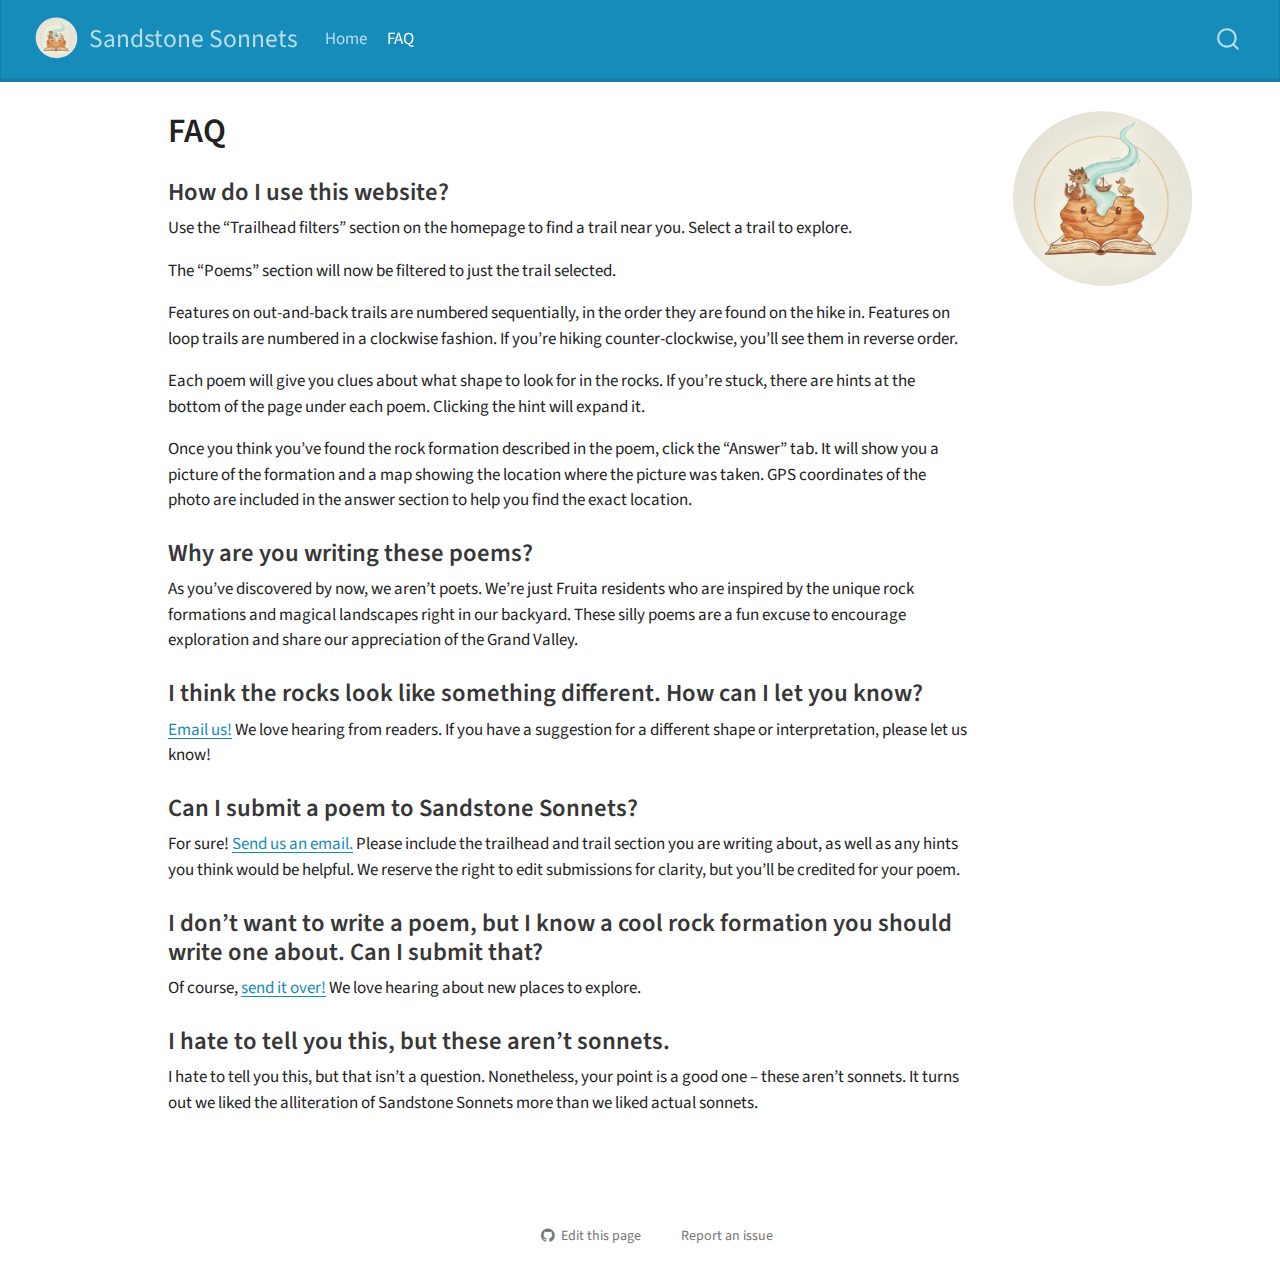
<file: faq.html>
<!DOCTYPE html>
<html xmlns="http://www.w3.org/1999/xhtml" lang="en" xml:lang="en"><head>

<meta charset="utf-8">
<meta name="generator" content="quarto-1.9.36">

<meta name="viewport" content="width=device-width, initial-scale=1.0, user-scalable=yes">


<title>FAQ – Sandstone Sonnets</title>
<style>
/* Default styles provided by pandoc.
** See https://pandoc.org/MANUAL.html#variables-for-html for config info.
*/
code{white-space: pre-wrap;}
span.smallcaps{font-variant: small-caps;}
div.columns{display: flex; gap: min(4vw, 1.5em);}
div.column{flex: auto; overflow-x: auto;}
div.hanging-indent{margin-left: 1.5em; text-indent: -1.5em;}
ul.task-list{list-style: none;}
ul.task-list li input[type="checkbox"] {
  width: 0.8em;
  margin: 0 0.8em 0.2em -1em; /* quarto-specific, see https://github.com/quarto-dev/quarto-cli/issues/4556 */ 
  vertical-align: middle;
}
</style>


<script src="site_libs/quarto-nav/quarto-nav.js"></script>
<script src="site_libs/quarto-nav/headroom.min.js"></script>
<script src="site_libs/clipboard/clipboard.min.js"></script>
<script src="site_libs/quarto-search/autocomplete.umd.js"></script>
<script src="site_libs/quarto-search/fuse.min.js"></script>
<script src="site_libs/quarto-search/quarto-search.js"></script>
<meta name="quarto:offset" content="./">
<link href=".//poems/images/logo_circle.svg" rel="icon" type="image/svg+xml">
<script src="site_libs/quarto-html/quarto.js" type="module"></script>
<script src="site_libs/quarto-html/tabsets/tabsets.js" type="module"></script>
<script src="site_libs/quarto-html/popper.min.js"></script>
<script src="site_libs/quarto-html/tippy.umd.min.js"></script>
<script src="site_libs/quarto-html/anchor.min.js"></script>
<link href="site_libs/quarto-html/tippy.css" rel="stylesheet">
<link href="site_libs/quarto-html/quarto-syntax-highlighting-845c23b38eaddc0f92fda52bfe77a8c8.css" rel="stylesheet" id="quarto-text-highlighting-styles">
<script src="site_libs/bootstrap/bootstrap.min.js"></script>
<link href="site_libs/bootstrap/bootstrap-icons.css" rel="stylesheet">
<link href="site_libs/bootstrap/bootstrap-f05788a2eb9d8a44f593c3f30c7ba602.min.css" rel="stylesheet" append-hash="true" id="quarto-bootstrap" data-mode="light">
<script id="quarto-search-options" type="application/json">{
  "location": "navbar",
  "copy-button": false,
  "collapse-after": 3,
  "panel-placement": "end",
  "type": "overlay",
  "limit": 50,
  "keyboard-shortcut": [
    "f",
    "/",
    "s"
  ],
  "show-item-context": false,
  "language": {
    "search-no-results-text": "No results",
    "search-matching-documents-text": "matching documents",
    "search-copy-link-title": "Copy link to search",
    "search-hide-matches-text": "Hide additional matches",
    "search-more-match-text": "more match in this document",
    "search-more-matches-text": "more matches in this document",
    "search-clear-button-title": "Clear",
    "search-text-placeholder": "",
    "search-detached-cancel-button-title": "Cancel",
    "search-submit-button-title": "Submit",
    "search-label": "Search"
  }
}</script>


<link rel="stylesheet" href="styles.css">
</head>

<body class="nav-fixed quarto-light">

<div id="quarto-search-results"></div>
  <header id="quarto-header" class="headroom fixed-top">
    <nav class="navbar navbar-expand-lg " data-bs-theme="dark">
      <div class="navbar-container container-fluid">
      <div class="navbar-brand-container mx-auto">
    <a href="./index.html" class="navbar-brand navbar-brand-logo">
    <img src="./poems/images/logo_circle.svg" alt="" class="navbar-logo light-content">
    <img src="./poems/images/logo_circle.svg" alt="" class="navbar-logo dark-content">
    </a>
    <a class="navbar-brand" href="./index.html">
    <span class="navbar-title">Sandstone Sonnets</span>
    </a>
  </div>
            <div id="quarto-search" class="" title="Search"></div>
          <button class="navbar-toggler" type="button" data-bs-toggle="collapse" data-bs-target="#navbarCollapse" aria-controls="navbarCollapse" role="menu" aria-expanded="false" aria-label="Toggle navigation" onclick="if (window.quartoToggleHeadroom) { window.quartoToggleHeadroom(); }">
  <span class="navbar-toggler-icon"></span>
</button>
          <div class="collapse navbar-collapse" id="navbarCollapse">
            <ul class="navbar-nav navbar-nav-scroll me-auto">
  <li class="nav-item">
    <a class="nav-link" href="./index.html"> 
<span class="menu-text">Home</span></a>
  </li>  
  <li class="nav-item">
    <a class="nav-link active" href="./faq.html" aria-current="page"> 
<span class="menu-text">FAQ</span></a>
  </li>  
</ul>
          </div> <!-- /navcollapse -->
            <div class="quarto-navbar-tools">
</div>
      </div> <!-- /container-fluid -->
    </nav>
</header>
<!-- content -->
<div id="quarto-content" class="quarto-container page-columns page-rows-contents page-layout-article page-navbar">
<!-- sidebar -->
<!-- margin-sidebar -->
    <div id="quarto-margin-sidebar" class="sidebar margin-sidebar"><div class="quarto-margin-header"><div class="margin-header-item">
<p><img src="./poems/images/logo_circle.svg" class="img-fluid"></p>
</div></div>
    </div>
<!-- main -->
<main class="content" id="quarto-document-content">

<header id="title-block-header" class="quarto-title-block default">
<div class="quarto-title">
<h1 class="title">FAQ</h1>
</div>



<div class="quarto-title-meta">

    
  
    
  </div>
  


</header>


<section id="how-do-i-use-this-website" class="level3">
<h3 class="anchored" data-anchor-id="how-do-i-use-this-website">How do I use this website?</h3>
<p>Use the “Trailhead filters” section on the homepage to find a trail near you. Select a trail to explore.</p>
<p>The “Poems” section will now be filtered to just the trail selected.</p>
<p>Features on out-and-back trails are numbered sequentially, in the order they are found on the hike in. Features on loop trails are numbered in a clockwise fashion. If you’re hiking counter-clockwise, you’ll see them in reverse order.</p>
<p>Each poem will give you clues about what shape to look for in the rocks. If you’re stuck, there are hints at the bottom of the page under each poem. Clicking the hint will expand it.</p>
<p>Once you think you’ve found the rock formation described in the poem, click the “Answer” tab. It will show you a picture of the formation and a map showing the location where the picture was taken. GPS coordinates of the photo are included in the answer section to help you find the exact location.</p>
</section>
<section id="why-are-you-writing-these-poems" class="level3">
<h3 class="anchored" data-anchor-id="why-are-you-writing-these-poems">Why are you writing these poems?</h3>
<p>As you’ve discovered by now, we aren’t poets. We’re just Fruita residents who are inspired by the unique rock formations and magical landscapes right in our backyard. These silly poems are a fun excuse to encourage exploration and share our appreciation of the Grand Valley.</p>
</section>
<section id="i-think-the-rocks-look-like-something-different.-how-can-i-let-you-know" class="level3">
<h3 class="anchored" data-anchor-id="i-think-the-rocks-look-like-something-different.-how-can-i-let-you-know">I think the rocks look like something different. How can I let you know?</h3>
<p><a href="mailto:mail@sandstonesonnets.com?subject=Poem%20Feedback&amp;body=I%20think%20the%20poem%20about%20%5Binsert%20trailhead%20name%5D%20feature%20number%20%5Binsert%20feature%20number%5D%20should%20be%20changed%20because...">Email us!</a> We love hearing from readers. If you have a suggestion for a different shape or interpretation, please let us know!</p>
</section>
<section id="can-i-submit-a-poem-to-sandstone-sonnets" class="level3">
<h3 class="anchored" data-anchor-id="can-i-submit-a-poem-to-sandstone-sonnets">Can I submit a poem to Sandstone Sonnets?</h3>
<p>For sure! <a href="mailto:mail@sandstonesonnets.com?subject=Poem%20Submission&amp;body=I%20would%20like%20to%20submit%20the%20following%20poem%20for%20consideration:%0A%0A%5Binsert%20poem%20text%20here%5D">Send us an email.</a> Please include the trailhead and trail section you are writing about, as well as any hints you think would be helpful. We reserve the right to edit submissions for clarity, but you’ll be credited for your poem.</p>
</section>
<section id="i-dont-want-to-write-a-poem-but-i-know-a-cool-rock-formation-you-should-write-one-about.-can-i-submit-that" class="level3">
<h3 class="anchored" data-anchor-id="i-dont-want-to-write-a-poem-but-i-know-a-cool-rock-formation-you-should-write-one-about.-can-i-submit-that">I don’t want to write a poem, but I know a cool rock formation you should write one about. Can I submit that?</h3>
<p>Of course, <a href="mailto:mail@sandstonesonnets.com?subject=Poem%20Suggestion&amp;body=I%20have%20a%20great%20idea%20for%20a%20poem%20about%20%5Binsert%20location%20here%5D.">send it over!</a> We love hearing about new places to explore.</p>
</section>
<section id="i-hate-to-tell-you-this-but-these-arent-sonnets." class="level3">
<h3 class="anchored" data-anchor-id="i-hate-to-tell-you-this-but-these-arent-sonnets.">I hate to tell you this, but these aren’t sonnets.</h3>
<p>I hate to tell you this, but that isn’t a question. Nonetheless, your point is a good one – these aren’t sonnets. It turns out we liked the alliteration of Sandstone Sonnets more than we liked actual sonnets.</p>


</section>

</main> <!-- /main -->
<script id="quarto-html-after-body" type="application/javascript">
  window.document.addEventListener("DOMContentLoaded", function (event) {
    const icon = "";
    const anchorJS = new window.AnchorJS();
    anchorJS.options = {
      placement: 'right',
      icon: icon
    };
    anchorJS.add('.anchored');
    const isCodeAnnotation = (el) => {
      for (const clz of el.classList) {
        if (clz.startsWith('code-annotation-')) {                     
          return true;
        }
      }
      return false;
    }
    const onCopySuccess = function(e) {
      // button target
      const button = e.trigger;
      // don't keep focus
      button.blur();
      // flash "checked"
      button.classList.add('code-copy-button-checked');
      var currentTitle = button.getAttribute("title");
      button.setAttribute("title", "Copied!");
      let tooltip;
      if (window.bootstrap) {
        button.setAttribute("data-bs-toggle", "tooltip");
        button.setAttribute("data-bs-placement", "left");
        button.setAttribute("data-bs-title", "Copied!");
        tooltip = new bootstrap.Tooltip(button, 
          { trigger: "manual", 
            customClass: "code-copy-button-tooltip",
            offset: [0, -8]});
        tooltip.show();    
      }
      setTimeout(function() {
        if (tooltip) {
          tooltip.hide();
          button.removeAttribute("data-bs-title");
          button.removeAttribute("data-bs-toggle");
          button.removeAttribute("data-bs-placement");
        }
        button.setAttribute("title", currentTitle);
        button.classList.remove('code-copy-button-checked');
      }, 1000);
      // clear code selection
      e.clearSelection();
    }
    const getTextToCopy = function(trigger) {
      const outerScaffold = trigger.parentElement.cloneNode(true);
      const codeEl = outerScaffold.querySelector('code');
      for (const childEl of codeEl.children) {
        if (isCodeAnnotation(childEl)) {
          childEl.remove();
        }
      }
      return codeEl.innerText;
    }
    const clipboard = new window.ClipboardJS('.code-copy-button:not([data-in-quarto-modal])', {
      text: getTextToCopy
    });
    clipboard.on('success', onCopySuccess);
    if (window.document.getElementById('quarto-embedded-source-code-modal')) {
      const clipboardModal = new window.ClipboardJS('.code-copy-button[data-in-quarto-modal]', {
        text: getTextToCopy,
        container: window.document.getElementById('quarto-embedded-source-code-modal')
      });
      clipboardModal.on('success', onCopySuccess);
    }
      var localhostRegex = new RegExp(/^(?:http|https):\/\/localhost\:?[0-9]*\//);
      var mailtoRegex = new RegExp(/^mailto:/);
        var filterRegex = new RegExp("https:\/\/thomascwells\.com\/sandstonesonnets\/");
      var isInternal = (href) => {
          return filterRegex.test(href) || localhostRegex.test(href) || mailtoRegex.test(href);
      }
      // Inspect non-navigation links and adorn them if external
     var links = window.document.querySelectorAll('a[href]:not(.nav-link):not(.navbar-brand):not(.toc-action):not(.sidebar-link):not(.sidebar-item-toggle):not(.pagination-link):not(.no-external):not([aria-hidden]):not(.dropdown-item):not(.quarto-navigation-tool):not(.about-link)');
      for (var i=0; i<links.length; i++) {
        const link = links[i];
        if (!isInternal(link.href)) {
          // undo the damage that might have been done by quarto-nav.js in the case of
          // links that we want to consider external
          if (link.dataset.originalHref !== undefined) {
            link.href = link.dataset.originalHref;
          }
        }
      }
    function tippyHover(el, contentFn, onTriggerFn, onUntriggerFn) {
      const config = {
        allowHTML: true,
        maxWidth: 500,
        delay: 100,
        arrow: false,
        appendTo: function(el) {
            return el.parentElement;
        },
        interactive: true,
        interactiveBorder: 10,
        theme: 'quarto',
        placement: 'bottom-start',
      };
      if (contentFn) {
        config.content = contentFn;
      }
      if (onTriggerFn) {
        config.onTrigger = onTriggerFn;
      }
      if (onUntriggerFn) {
        config.onUntrigger = onUntriggerFn;
      }
      window.tippy(el, config); 
    }
    const noterefs = window.document.querySelectorAll('a[role="doc-noteref"]');
    for (var i=0; i<noterefs.length; i++) {
      const ref = noterefs[i];
      tippyHover(ref, function() {
        // use id or data attribute instead here
        let href = ref.getAttribute('data-footnote-href') || ref.getAttribute('href');
        try { href = new URL(href).hash; } catch {}
        const id = href.replace(/^#\/?/, "");
        const note = window.document.getElementById(id);
        if (note) {
          return note.innerHTML;
        } else {
          return "";
        }
      });
    }
    const xrefs = window.document.querySelectorAll('a.quarto-xref');
    const processXRef = (id, note) => {
      // Strip column container classes
      const stripColumnClz = (el) => {
        el.classList.remove("page-full", "page-columns");
        if (el.children) {
          for (const child of el.children) {
            stripColumnClz(child);
          }
        }
      }
      stripColumnClz(note)
      if (id === null || id.startsWith('sec-')) {
        // Special case sections, only their first couple elements
        const container = document.createElement("div");
        if (note.children && note.children.length > 2) {
          container.appendChild(note.children[0].cloneNode(true));
          for (let i = 1; i < note.children.length; i++) {
            const child = note.children[i];
            if (child.tagName === "P" && child.innerText === "") {
              continue;
            } else {
              container.appendChild(child.cloneNode(true));
              break;
            }
          }
          if (window.Quarto?.typesetMath) {
            window.Quarto.typesetMath(container);
          }
          return container.innerHTML
        } else {
          if (window.Quarto?.typesetMath) {
            window.Quarto.typesetMath(note);
          }
          return note.innerHTML;
        }
      } else {
        // Remove any anchor links if they are present
        const anchorLink = note.querySelector('a.anchorjs-link');
        if (anchorLink) {
          anchorLink.remove();
        }
        if (window.Quarto?.typesetMath) {
          window.Quarto.typesetMath(note);
        }
        if (note.classList.contains("callout")) {
          return note.outerHTML;
        } else {
          return note.innerHTML;
        }
      }
    }
    for (var i=0; i<xrefs.length; i++) {
      const xref = xrefs[i];
      tippyHover(xref, undefined, function(instance) {
        instance.disable();
        let url = xref.getAttribute('href');
        let hash = undefined; 
        if (url.startsWith('#')) {
          hash = url;
        } else {
          try { hash = new URL(url).hash; } catch {}
        }
        if (hash) {
          const id = hash.replace(/^#\/?/, "");
          const note = window.document.getElementById(id);
          if (note !== null) {
            try {
              const html = processXRef(id, note.cloneNode(true));
              instance.setContent(html);
            } finally {
              instance.enable();
              instance.show();
            }
          } else {
            // See if we can fetch this
            fetch(url.split('#')[0])
            .then(res => res.text())
            .then(html => {
              const parser = new DOMParser();
              const htmlDoc = parser.parseFromString(html, "text/html");
              const note = htmlDoc.getElementById(id);
              if (note !== null) {
                const html = processXRef(id, note);
                instance.setContent(html);
              } 
            }).finally(() => {
              instance.enable();
              instance.show();
            });
          }
        } else {
          // See if we can fetch a full url (with no hash to target)
          // This is a special case and we should probably do some content thinning / targeting
          fetch(url)
          .then(res => res.text())
          .then(html => {
            const parser = new DOMParser();
            const htmlDoc = parser.parseFromString(html, "text/html");
            const note = htmlDoc.querySelector('main.content');
            if (note !== null) {
              // This should only happen for chapter cross references
              // (since there is no id in the URL)
              // remove the first header
              if (note.children.length > 0 && note.children[0].tagName === "HEADER") {
                note.children[0].remove();
              }
              const html = processXRef(null, note);
              instance.setContent(html);
            } 
          }).finally(() => {
            instance.enable();
            instance.show();
          });
        }
      }, function(instance) {
      });
    }
        let selectedAnnoteEl;
        const selectorForAnnotation = ( cell, annotation) => {
          let cellAttr = 'data-code-cell="' + cell + '"';
          let lineAttr = 'data-code-annotation="' +  annotation + '"';
          const selector = 'span[' + cellAttr + '][' + lineAttr + ']';
          return selector;
        }
        const selectCodeLines = (annoteEl) => {
          const doc = window.document;
          const targetCell = annoteEl.getAttribute("data-target-cell");
          const targetAnnotation = annoteEl.getAttribute("data-target-annotation");
          const annoteSpan = window.document.querySelector(selectorForAnnotation(targetCell, targetAnnotation));
          const lines = annoteSpan.getAttribute("data-code-lines").split(",");
          const lineIds = lines.map((line) => {
            return targetCell + "-" + line;
          })
          let top = null;
          let height = null;
          let parent = null;
          if (lineIds.length > 0) {
              //compute the position of the single el (top and bottom and make a div)
              const el = window.document.getElementById(lineIds[0]);
              top = el.offsetTop;
              height = el.offsetHeight;
              parent = el.parentElement.parentElement;
            if (lineIds.length > 1) {
              const lastEl = window.document.getElementById(lineIds[lineIds.length - 1]);
              const bottom = lastEl.offsetTop + lastEl.offsetHeight;
              height = bottom - top;
            }
            if (top !== null && height !== null && parent !== null) {
              // cook up a div (if necessary) and position it 
              let div = window.document.getElementById("code-annotation-line-highlight");
              if (div === null) {
                div = window.document.createElement("div");
                div.setAttribute("id", "code-annotation-line-highlight");
                div.style.position = 'absolute';
                parent.appendChild(div);
              }
              div.style.top = top - 2 + "px";
              div.style.height = height + 4 + "px";
              div.style.left = 0;
              let gutterDiv = window.document.getElementById("code-annotation-line-highlight-gutter");
              if (gutterDiv === null) {
                gutterDiv = window.document.createElement("div");
                gutterDiv.setAttribute("id", "code-annotation-line-highlight-gutter");
                gutterDiv.style.position = 'absolute';
                const codeCell = window.document.getElementById(targetCell);
                const gutter = codeCell.querySelector('.code-annotation-gutter');
                gutter.appendChild(gutterDiv);
              }
              gutterDiv.style.top = top - 2 + "px";
              gutterDiv.style.height = height + 4 + "px";
            }
            selectedAnnoteEl = annoteEl;
          }
        };
        const unselectCodeLines = () => {
          const elementsIds = ["code-annotation-line-highlight", "code-annotation-line-highlight-gutter"];
          elementsIds.forEach((elId) => {
            const div = window.document.getElementById(elId);
            if (div) {
              div.remove();
            }
          });
          selectedAnnoteEl = undefined;
        };
          // Handle positioning of the toggle
      window.addEventListener(
        "resize",
        throttle(() => {
          elRect = undefined;
          if (selectedAnnoteEl) {
            selectCodeLines(selectedAnnoteEl);
          }
        }, 10)
      );
      function throttle(fn, ms) {
      let throttle = false;
      let timer;
        return (...args) => {
          if(!throttle) { // first call gets through
              fn.apply(this, args);
              throttle = true;
          } else { // all the others get throttled
              if(timer) clearTimeout(timer); // cancel #2
              timer = setTimeout(() => {
                fn.apply(this, args);
                timer = throttle = false;
              }, ms);
          }
        };
      }
        // Attach click handler to the DT
        const annoteDls = window.document.querySelectorAll('dt[data-target-cell]');
        for (const annoteDlNode of annoteDls) {
          annoteDlNode.addEventListener('click', (event) => {
            const clickedEl = event.target;
            if (clickedEl !== selectedAnnoteEl) {
              unselectCodeLines();
              const activeEl = window.document.querySelector('dt[data-target-cell].code-annotation-active');
              if (activeEl) {
                activeEl.classList.remove('code-annotation-active');
              }
              selectCodeLines(clickedEl);
              clickedEl.classList.add('code-annotation-active');
            } else {
              // Unselect the line
              unselectCodeLines();
              clickedEl.classList.remove('code-annotation-active');
            }
          });
        }
    const findCites = (el) => {
      const parentEl = el.parentElement;
      if (parentEl) {
        const cites = parentEl.dataset.cites;
        if (cites) {
          return {
            el,
            cites: cites.split(' ')
          };
        } else {
          return findCites(el.parentElement)
        }
      } else {
        return undefined;
      }
    };
    var bibliorefs = window.document.querySelectorAll('a[role="doc-biblioref"]');
    for (var i=0; i<bibliorefs.length; i++) {
      const ref = bibliorefs[i];
      const citeInfo = findCites(ref);
      if (citeInfo) {
        tippyHover(citeInfo.el, function() {
          var popup = window.document.createElement('div');
          citeInfo.cites.forEach(function(cite) {
            var citeDiv = window.document.createElement('div');
            citeDiv.classList.add('hanging-indent');
            citeDiv.classList.add('csl-entry');
            var biblioDiv = window.document.getElementById('ref-' + cite);
            if (biblioDiv) {
              citeDiv.innerHTML = biblioDiv.innerHTML;
            }
            popup.appendChild(citeDiv);
          });
          return popup.innerHTML;
        });
      }
    }
  });
  </script>
</div> <!-- /content -->




<footer class="footer"><div class="nav-footer"><div class="nav-footer-center"><div class="toc-actions"><ul><li><a href="https://github.com/thomascwells/sandstonesonnets/edit/main/faq.qmd" class="toc-action"><i class="bi bi-github"></i>Edit this page</a></li><li><a href="https://github.com/thomascwells/sandstonesonnets/issues/new" class="toc-action"><i class="bi empty"></i>Report an issue</a></li></ul></div></div></div></footer></body></html>
</file>
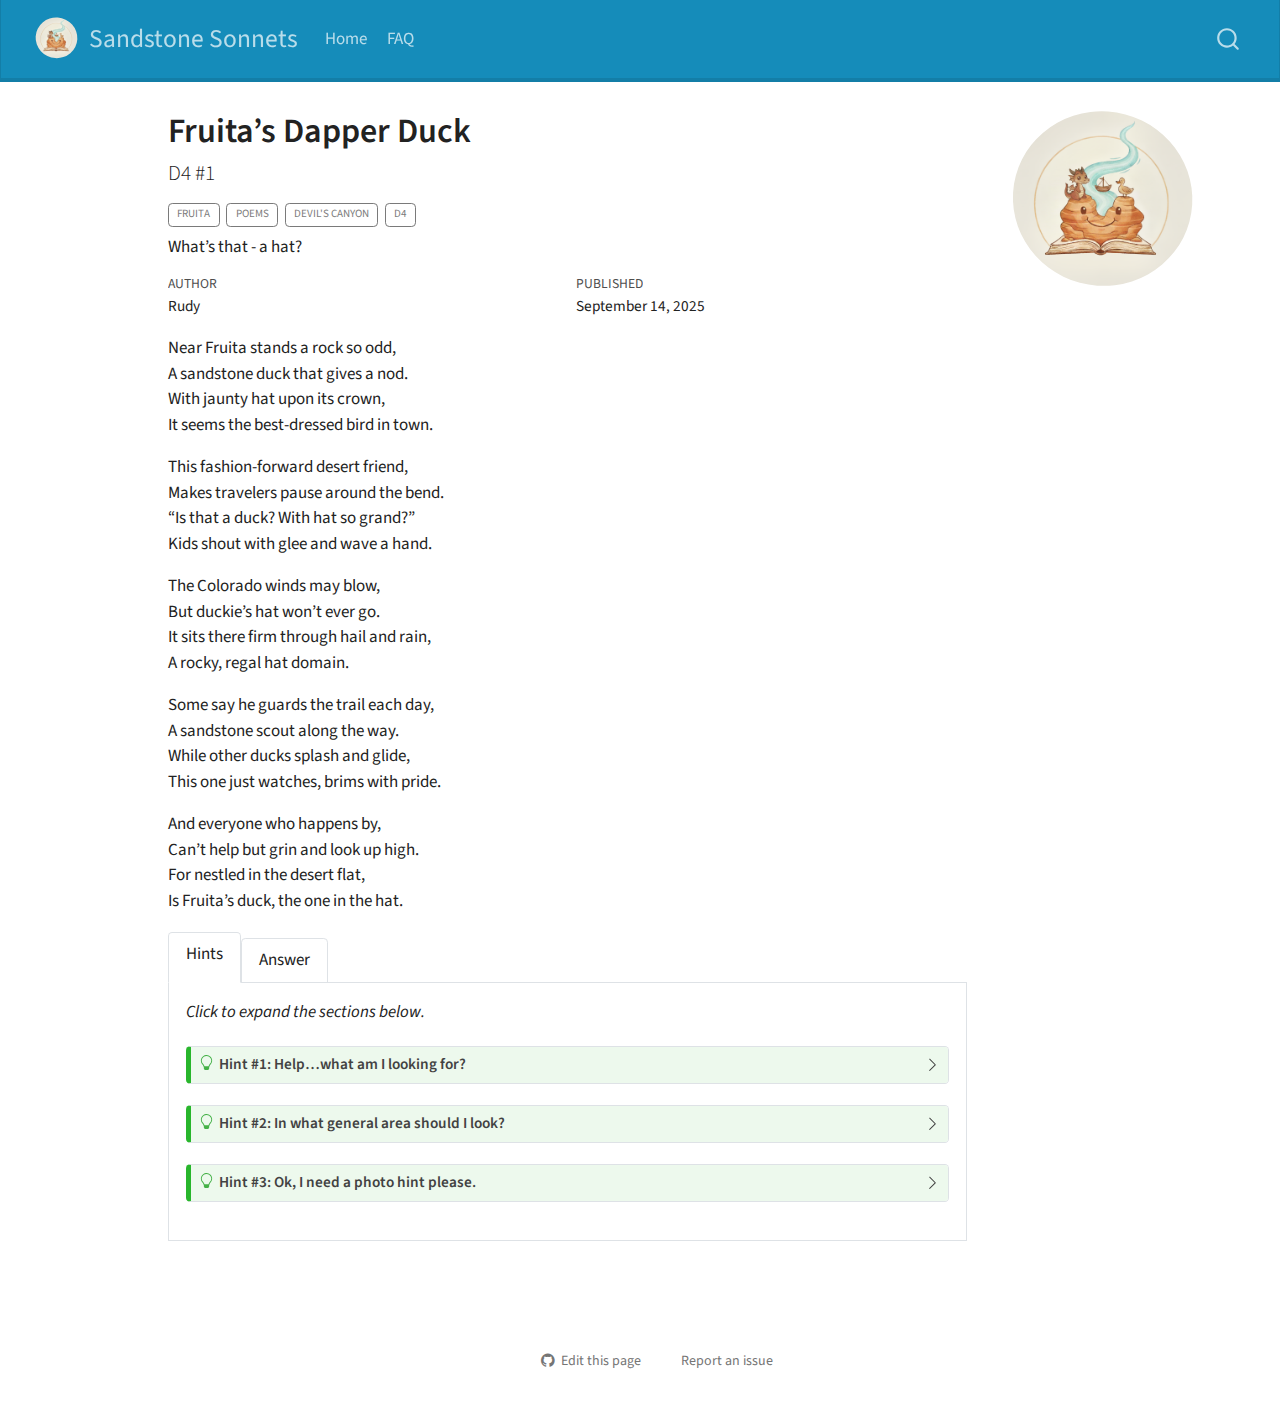
<file: poems/dapper-duck.html>
<!DOCTYPE html>
<html xmlns="http://www.w3.org/1999/xhtml" lang="en" xml:lang="en"><head>

<meta charset="utf-8">
<meta name="generator" content="quarto-1.9.36">

<meta name="viewport" content="width=device-width, initial-scale=1.0, user-scalable=yes">

<meta name="author" content="Rudy">
<meta name="dcterms.date" content="2025-09-14">
<meta name="description" content="What’s that - a hat?">

<title>Fruita’s Dapper Duck – Sandstone Sonnets</title>
<style>
/* Default styles provided by pandoc.
** See https://pandoc.org/MANUAL.html#variables-for-html for config info.
*/
code{white-space: pre-wrap;}
span.smallcaps{font-variant: small-caps;}
div.columns{display: flex; gap: min(4vw, 1.5em);}
div.column{flex: auto; overflow-x: auto;}
div.hanging-indent{margin-left: 1.5em; text-indent: -1.5em;}
ul.task-list{list-style: none;}
ul.task-list li input[type="checkbox"] {
  width: 0.8em;
  margin: 0 0.8em 0.2em -1em; /* quarto-specific, see https://github.com/quarto-dev/quarto-cli/issues/4556 */ 
  vertical-align: middle;
}
</style>


<script src="../site_libs/quarto-nav/quarto-nav.js"></script>
<script src="../site_libs/quarto-nav/headroom.min.js"></script>
<script src="../site_libs/clipboard/clipboard.min.js"></script>
<script src="../site_libs/quarto-search/autocomplete.umd.js"></script>
<script src="../site_libs/quarto-search/fuse.min.js"></script>
<script src="../site_libs/quarto-search/quarto-search.js"></script>
<meta name="quarto:offset" content="../">
<link href="..//poems/images/logo_circle.svg" rel="icon" type="image/svg+xml">
<script src="../site_libs/quarto-html/quarto.js" type="module"></script>
<script src="../site_libs/quarto-html/tabsets/tabsets.js" type="module"></script>
<script src="../site_libs/quarto-html/popper.min.js"></script>
<script src="../site_libs/quarto-html/tippy.umd.min.js"></script>
<script src="../site_libs/quarto-html/anchor.min.js"></script>
<link href="../site_libs/quarto-html/tippy.css" rel="stylesheet">
<link href="../site_libs/quarto-html/quarto-syntax-highlighting-845c23b38eaddc0f92fda52bfe77a8c8.css" rel="stylesheet" id="quarto-text-highlighting-styles">
<script src="../site_libs/bootstrap/bootstrap.min.js"></script>
<link href="../site_libs/bootstrap/bootstrap-icons.css" rel="stylesheet">
<link href="../site_libs/bootstrap/bootstrap-f05788a2eb9d8a44f593c3f30c7ba602.min.css" rel="stylesheet" append-hash="true" id="quarto-bootstrap" data-mode="light">
<script id="quarto-search-options" type="application/json">{
  "location": "navbar",
  "copy-button": false,
  "collapse-after": 3,
  "panel-placement": "end",
  "type": "overlay",
  "limit": 50,
  "keyboard-shortcut": [
    "f",
    "/",
    "s"
  ],
  "show-item-context": false,
  "language": {
    "search-no-results-text": "No results",
    "search-matching-documents-text": "matching documents",
    "search-copy-link-title": "Copy link to search",
    "search-hide-matches-text": "Hide additional matches",
    "search-more-match-text": "more match in this document",
    "search-more-matches-text": "more matches in this document",
    "search-clear-button-title": "Clear",
    "search-text-placeholder": "",
    "search-detached-cancel-button-title": "Cancel",
    "search-submit-button-title": "Submit",
    "search-label": "Search"
  }
}</script>


<link rel="stylesheet" href="../styles.css">
</head>

<body class="nav-fixed quarto-light">

<div id="quarto-search-results"></div>
  <header id="quarto-header" class="headroom fixed-top">
    <nav class="navbar navbar-expand-lg " data-bs-theme="dark">
      <div class="navbar-container container-fluid">
      <div class="navbar-brand-container mx-auto">
    <a href="../index.html" class="navbar-brand navbar-brand-logo">
    <img src="../poems/images/logo_circle.svg" alt="" class="navbar-logo light-content">
    <img src="../poems/images/logo_circle.svg" alt="" class="navbar-logo dark-content">
    </a>
    <a class="navbar-brand" href="../index.html">
    <span class="navbar-title">Sandstone Sonnets</span>
    </a>
  </div>
            <div id="quarto-search" class="" title="Search"></div>
          <button class="navbar-toggler" type="button" data-bs-toggle="collapse" data-bs-target="#navbarCollapse" aria-controls="navbarCollapse" role="menu" aria-expanded="false" aria-label="Toggle navigation" onclick="if (window.quartoToggleHeadroom) { window.quartoToggleHeadroom(); }">
  <span class="navbar-toggler-icon"></span>
</button>
          <div class="collapse navbar-collapse" id="navbarCollapse">
            <ul class="navbar-nav navbar-nav-scroll me-auto">
  <li class="nav-item">
    <a class="nav-link" href="../index.html"> 
<span class="menu-text">Home</span></a>
  </li>  
  <li class="nav-item">
    <a class="nav-link" href="../faq.html"> 
<span class="menu-text">FAQ</span></a>
  </li>  
</ul>
          </div> <!-- /navcollapse -->
            <div class="quarto-navbar-tools">
</div>
      </div> <!-- /container-fluid -->
    </nav>
</header>
<!-- content -->
<div id="quarto-content" class="quarto-container page-columns page-rows-contents page-layout-article page-navbar">
<!-- sidebar -->
<!-- margin-sidebar -->
    <div id="quarto-margin-sidebar" class="sidebar margin-sidebar"><div class="quarto-margin-header"><div class="margin-header-item">
<p><img src="../poems/images/logo_circle.svg" class="img-fluid"></p>
</div></div>
    </div>
<!-- main -->
<main class="content" id="quarto-document-content">

<header id="title-block-header" class="quarto-title-block default">
<div class="quarto-title">
<h1 class="title">Fruita’s Dapper Duck</h1>
<p class="subtitle lead">D4 #1</p>
  <div class="quarto-categories">
    <div class="quarto-category">fruita</div>
    <div class="quarto-category">poems</div>
    <div class="quarto-category">devil's canyon</div>
    <div class="quarto-category">D4</div>
  </div>
  </div>

<div>
  <div class="description">
    What’s that - a hat?
  </div>
</div>


<div class="quarto-title-meta">

    <div>
    <div class="quarto-title-meta-heading">Author</div>
    <div class="quarto-title-meta-contents">
             <p>Rudy </p>
          </div>
  </div>
    
    <div>
    <div class="quarto-title-meta-heading">Published</div>
    <div class="quarto-title-meta-contents">
      <p class="date">September 14, 2025</p>
    </div>
  </div>
  
    
  </div>
  


</header>


<p>Near Fruita stands a rock so odd,<br>
A sandstone duck that gives a nod.<br>
With jaunty hat upon its crown,<br>
It seems the best-dressed bird in town.</p>
<p>This fashion-forward desert friend,<br>
Makes travelers pause around the bend.<br>
“Is that a duck? With hat so grand?”<br>
Kids shout with glee and wave a hand.</p>
<p>The Colorado winds may blow,<br>
But duckie’s hat won’t ever go.<br>
It sits there firm through hail and rain,<br>
A rocky, regal hat domain.</p>
<p>Some say he guards the trail each day,<br>
A sandstone scout along the way.<br>
While other ducks splash and glide,<br>
This one just watches, brims with pride.</p>
<p>And everyone who happens by,<br>
Can’t help but grin and look up high.<br>
For nestled in the desert flat,<br>
Is Fruita’s duck, the one in the hat.</p>
<div class="tabset-margin-container"></div><div class="panel-tabset">
<ul class="nav nav-tabs" role="tablist"><li class="nav-item" role="presentation"><a class="nav-link active" id="tabset-1-1-tab" data-bs-toggle="tab" data-bs-target="#tabset-1-1" role="tab" aria-controls="tabset-1-1" aria-selected="true" href="">Hints</a></li><li class="nav-item" role="presentation"><a class="nav-link" id="tabset-1-2-tab" data-bs-toggle="tab" data-bs-target="#tabset-1-2" role="tab" aria-controls="tabset-1-2" aria-selected="false" href="">Answer</a></li></ul>
<div class="tab-content">
<div id="tabset-1-1" class="tab-pane active" role="tabpanel" aria-labelledby="tabset-1-1-tab">
<p><em>Click to expand the sections below.</em></p>
<div class="callout callout-style-default callout-tip callout-titled">
<div class="callout-header d-flex align-content-center collapsed" data-bs-toggle="collapse" data-bs-target=".callout-1-contents" aria-controls="callout-1" aria-expanded="false" aria-label="Toggle callout">
<div class="callout-icon-container">
<i class="callout-icon"></i>
</div>
<div class="callout-title-container flex-fill">
<span class="screen-reader-only">Tip</span>Hint #1: Help…what am I looking for?
</div>
<div class="callout-btn-toggle d-inline-block border-0 py-1 ps-1 pe-0 float-end"><i class="callout-toggle"></i></div>
</div>
<div id="callout-1" class="callout-1-contents callout-collapse collapse">
<div class="callout-body-container callout-body">
<p>Somewhere on the D4 trail, you’ll find a rock shaped like a duck wearing a hat.</p>
</div>
</div>
</div>
<div class="callout callout-style-default callout-tip callout-titled">
<div class="callout-header d-flex align-content-center collapsed" data-bs-toggle="collapse" data-bs-target=".callout-2-contents" aria-controls="callout-2" aria-expanded="false" aria-label="Toggle callout">
<div class="callout-icon-container">
<i class="callout-icon"></i>
</div>
<div class="callout-title-container flex-fill">
<span class="screen-reader-only">Tip</span>Hint #2: In what general area should I look?
</div>
<div class="callout-btn-toggle d-inline-block border-0 py-1 ps-1 pe-0 float-end"><i class="callout-toggle"></i></div>
</div>
<div id="callout-2" class="callout-2-contents callout-collapse collapse">
<div class="callout-body-container callout-body">
<div class="quarto-figure quarto-figure-center">
<figure class="figure">
<p><a href="https://www.openstreetmap.org/directions?engine=fossgis_osrm_foot&amp;route=39.132308%2C-108.764294%3B39.135494%2C-108.768554#map=17/39.134280/-108.766773&amp;layers=P"><img src="images/d4_duck_map_hint.png" class="img-fluid figure-img"></a></p>
<figcaption>This feature can be found somewhere along the section of trail highlighted in purple above. Click for an interactive map.</figcaption>
</figure>
</div>
</div>
</div>
</div>
<div class="callout callout-style-default callout-tip callout-titled">
<div class="callout-header d-flex align-content-center collapsed" data-bs-toggle="collapse" data-bs-target=".callout-3-contents" aria-controls="callout-3" aria-expanded="false" aria-label="Toggle callout">
<div class="callout-icon-container">
<i class="callout-icon"></i>
</div>
<div class="callout-title-container flex-fill">
<span class="screen-reader-only">Tip</span>Hint #3: Ok, I need a photo hint please.
</div>
<div class="callout-btn-toggle d-inline-block border-0 py-1 ps-1 pe-0 float-end"><i class="callout-toggle"></i></div>
</div>
<div id="callout-3" class="callout-3-contents callout-collapse collapse">
<div class="callout-body-container callout-body">
<div class="quarto-figure quarto-figure-center">
<figure class="figure">
<p><img src="images/d4_duck_hint.jpg" class="img-blur2 img-fluid figure-img"></p>
<figcaption>Here’s a blurred version of the location you’re looking for. Can you find this area?</figcaption>
</figure>
</div>
</div>
</div>
</div>
</div>
<div id="tabset-1-2" class="tab-pane" role="tabpanel" aria-labelledby="tabset-1-2-tab">
<div class="callout callout-style-simple callout-tip no-icon">
<div class="callout-body d-flex">
<div class="callout-icon-container">
<i class="callout-icon no-icon"></i>
</div>
<div class="callout-body-container">
<p><a href="images/d4_duck_answer_annotated.jpg"><img src="images/d4_duck_answer_annotated.jpg" class="img-fluid"></a></p>
<p>GPS coordinates of this photo: 39.13370, -108.76602</p>
<div class="quarto-figure quarto-figure-center">
<figure class="figure">
<p><a href="https://www.openstreetmap.org/?mlat=39.13370&amp;mlon=-108.76602&amp;zoom=19"><img src="images/d4_duck_map.png" class="img-fluid figure-img"></a></p>
<figcaption>Click for interactive map</figcaption>
</figure>
</div>
</div>
</div>
</div>


</div>
</div>
</div>

</main> <!-- /main -->
<script id="quarto-html-after-body" type="application/javascript">
  window.document.addEventListener("DOMContentLoaded", function (event) {
    const icon = "";
    const anchorJS = new window.AnchorJS();
    anchorJS.options = {
      placement: 'right',
      icon: icon
    };
    anchorJS.add('.anchored');
    const isCodeAnnotation = (el) => {
      for (const clz of el.classList) {
        if (clz.startsWith('code-annotation-')) {                     
          return true;
        }
      }
      return false;
    }
    const onCopySuccess = function(e) {
      // button target
      const button = e.trigger;
      // don't keep focus
      button.blur();
      // flash "checked"
      button.classList.add('code-copy-button-checked');
      var currentTitle = button.getAttribute("title");
      button.setAttribute("title", "Copied!");
      let tooltip;
      if (window.bootstrap) {
        button.setAttribute("data-bs-toggle", "tooltip");
        button.setAttribute("data-bs-placement", "left");
        button.setAttribute("data-bs-title", "Copied!");
        tooltip = new bootstrap.Tooltip(button, 
          { trigger: "manual", 
            customClass: "code-copy-button-tooltip",
            offset: [0, -8]});
        tooltip.show();    
      }
      setTimeout(function() {
        if (tooltip) {
          tooltip.hide();
          button.removeAttribute("data-bs-title");
          button.removeAttribute("data-bs-toggle");
          button.removeAttribute("data-bs-placement");
        }
        button.setAttribute("title", currentTitle);
        button.classList.remove('code-copy-button-checked');
      }, 1000);
      // clear code selection
      e.clearSelection();
    }
    const getTextToCopy = function(trigger) {
      const outerScaffold = trigger.parentElement.cloneNode(true);
      const codeEl = outerScaffold.querySelector('code');
      for (const childEl of codeEl.children) {
        if (isCodeAnnotation(childEl)) {
          childEl.remove();
        }
      }
      return codeEl.innerText;
    }
    const clipboard = new window.ClipboardJS('.code-copy-button:not([data-in-quarto-modal])', {
      text: getTextToCopy
    });
    clipboard.on('success', onCopySuccess);
    if (window.document.getElementById('quarto-embedded-source-code-modal')) {
      const clipboardModal = new window.ClipboardJS('.code-copy-button[data-in-quarto-modal]', {
        text: getTextToCopy,
        container: window.document.getElementById('quarto-embedded-source-code-modal')
      });
      clipboardModal.on('success', onCopySuccess);
    }
      var localhostRegex = new RegExp(/^(?:http|https):\/\/localhost\:?[0-9]*\//);
      var mailtoRegex = new RegExp(/^mailto:/);
        var filterRegex = new RegExp("https:\/\/thomascwells\.com\/sandstonesonnets\/");
      var isInternal = (href) => {
          return filterRegex.test(href) || localhostRegex.test(href) || mailtoRegex.test(href);
      }
      // Inspect non-navigation links and adorn them if external
     var links = window.document.querySelectorAll('a[href]:not(.nav-link):not(.navbar-brand):not(.toc-action):not(.sidebar-link):not(.sidebar-item-toggle):not(.pagination-link):not(.no-external):not([aria-hidden]):not(.dropdown-item):not(.quarto-navigation-tool):not(.about-link)');
      for (var i=0; i<links.length; i++) {
        const link = links[i];
        if (!isInternal(link.href)) {
          // undo the damage that might have been done by quarto-nav.js in the case of
          // links that we want to consider external
          if (link.dataset.originalHref !== undefined) {
            link.href = link.dataset.originalHref;
          }
        }
      }
    function tippyHover(el, contentFn, onTriggerFn, onUntriggerFn) {
      const config = {
        allowHTML: true,
        maxWidth: 500,
        delay: 100,
        arrow: false,
        appendTo: function(el) {
            return el.parentElement;
        },
        interactive: true,
        interactiveBorder: 10,
        theme: 'quarto',
        placement: 'bottom-start',
      };
      if (contentFn) {
        config.content = contentFn;
      }
      if (onTriggerFn) {
        config.onTrigger = onTriggerFn;
      }
      if (onUntriggerFn) {
        config.onUntrigger = onUntriggerFn;
      }
      window.tippy(el, config); 
    }
    const noterefs = window.document.querySelectorAll('a[role="doc-noteref"]');
    for (var i=0; i<noterefs.length; i++) {
      const ref = noterefs[i];
      tippyHover(ref, function() {
        // use id or data attribute instead here
        let href = ref.getAttribute('data-footnote-href') || ref.getAttribute('href');
        try { href = new URL(href).hash; } catch {}
        const id = href.replace(/^#\/?/, "");
        const note = window.document.getElementById(id);
        if (note) {
          return note.innerHTML;
        } else {
          return "";
        }
      });
    }
    const xrefs = window.document.querySelectorAll('a.quarto-xref');
    const processXRef = (id, note) => {
      // Strip column container classes
      const stripColumnClz = (el) => {
        el.classList.remove("page-full", "page-columns");
        if (el.children) {
          for (const child of el.children) {
            stripColumnClz(child);
          }
        }
      }
      stripColumnClz(note)
      if (id === null || id.startsWith('sec-')) {
        // Special case sections, only their first couple elements
        const container = document.createElement("div");
        if (note.children && note.children.length > 2) {
          container.appendChild(note.children[0].cloneNode(true));
          for (let i = 1; i < note.children.length; i++) {
            const child = note.children[i];
            if (child.tagName === "P" && child.innerText === "") {
              continue;
            } else {
              container.appendChild(child.cloneNode(true));
              break;
            }
          }
          if (window.Quarto?.typesetMath) {
            window.Quarto.typesetMath(container);
          }
          return container.innerHTML
        } else {
          if (window.Quarto?.typesetMath) {
            window.Quarto.typesetMath(note);
          }
          return note.innerHTML;
        }
      } else {
        // Remove any anchor links if they are present
        const anchorLink = note.querySelector('a.anchorjs-link');
        if (anchorLink) {
          anchorLink.remove();
        }
        if (window.Quarto?.typesetMath) {
          window.Quarto.typesetMath(note);
        }
        if (note.classList.contains("callout")) {
          return note.outerHTML;
        } else {
          return note.innerHTML;
        }
      }
    }
    for (var i=0; i<xrefs.length; i++) {
      const xref = xrefs[i];
      tippyHover(xref, undefined, function(instance) {
        instance.disable();
        let url = xref.getAttribute('href');
        let hash = undefined; 
        if (url.startsWith('#')) {
          hash = url;
        } else {
          try { hash = new URL(url).hash; } catch {}
        }
        if (hash) {
          const id = hash.replace(/^#\/?/, "");
          const note = window.document.getElementById(id);
          if (note !== null) {
            try {
              const html = processXRef(id, note.cloneNode(true));
              instance.setContent(html);
            } finally {
              instance.enable();
              instance.show();
            }
          } else {
            // See if we can fetch this
            fetch(url.split('#')[0])
            .then(res => res.text())
            .then(html => {
              const parser = new DOMParser();
              const htmlDoc = parser.parseFromString(html, "text/html");
              const note = htmlDoc.getElementById(id);
              if (note !== null) {
                const html = processXRef(id, note);
                instance.setContent(html);
              } 
            }).finally(() => {
              instance.enable();
              instance.show();
            });
          }
        } else {
          // See if we can fetch a full url (with no hash to target)
          // This is a special case and we should probably do some content thinning / targeting
          fetch(url)
          .then(res => res.text())
          .then(html => {
            const parser = new DOMParser();
            const htmlDoc = parser.parseFromString(html, "text/html");
            const note = htmlDoc.querySelector('main.content');
            if (note !== null) {
              // This should only happen for chapter cross references
              // (since there is no id in the URL)
              // remove the first header
              if (note.children.length > 0 && note.children[0].tagName === "HEADER") {
                note.children[0].remove();
              }
              const html = processXRef(null, note);
              instance.setContent(html);
            } 
          }).finally(() => {
            instance.enable();
            instance.show();
          });
        }
      }, function(instance) {
      });
    }
        let selectedAnnoteEl;
        const selectorForAnnotation = ( cell, annotation) => {
          let cellAttr = 'data-code-cell="' + cell + '"';
          let lineAttr = 'data-code-annotation="' +  annotation + '"';
          const selector = 'span[' + cellAttr + '][' + lineAttr + ']';
          return selector;
        }
        const selectCodeLines = (annoteEl) => {
          const doc = window.document;
          const targetCell = annoteEl.getAttribute("data-target-cell");
          const targetAnnotation = annoteEl.getAttribute("data-target-annotation");
          const annoteSpan = window.document.querySelector(selectorForAnnotation(targetCell, targetAnnotation));
          const lines = annoteSpan.getAttribute("data-code-lines").split(",");
          const lineIds = lines.map((line) => {
            return targetCell + "-" + line;
          })
          let top = null;
          let height = null;
          let parent = null;
          if (lineIds.length > 0) {
              //compute the position of the single el (top and bottom and make a div)
              const el = window.document.getElementById(lineIds[0]);
              top = el.offsetTop;
              height = el.offsetHeight;
              parent = el.parentElement.parentElement;
            if (lineIds.length > 1) {
              const lastEl = window.document.getElementById(lineIds[lineIds.length - 1]);
              const bottom = lastEl.offsetTop + lastEl.offsetHeight;
              height = bottom - top;
            }
            if (top !== null && height !== null && parent !== null) {
              // cook up a div (if necessary) and position it 
              let div = window.document.getElementById("code-annotation-line-highlight");
              if (div === null) {
                div = window.document.createElement("div");
                div.setAttribute("id", "code-annotation-line-highlight");
                div.style.position = 'absolute';
                parent.appendChild(div);
              }
              div.style.top = top - 2 + "px";
              div.style.height = height + 4 + "px";
              div.style.left = 0;
              let gutterDiv = window.document.getElementById("code-annotation-line-highlight-gutter");
              if (gutterDiv === null) {
                gutterDiv = window.document.createElement("div");
                gutterDiv.setAttribute("id", "code-annotation-line-highlight-gutter");
                gutterDiv.style.position = 'absolute';
                const codeCell = window.document.getElementById(targetCell);
                const gutter = codeCell.querySelector('.code-annotation-gutter');
                gutter.appendChild(gutterDiv);
              }
              gutterDiv.style.top = top - 2 + "px";
              gutterDiv.style.height = height + 4 + "px";
            }
            selectedAnnoteEl = annoteEl;
          }
        };
        const unselectCodeLines = () => {
          const elementsIds = ["code-annotation-line-highlight", "code-annotation-line-highlight-gutter"];
          elementsIds.forEach((elId) => {
            const div = window.document.getElementById(elId);
            if (div) {
              div.remove();
            }
          });
          selectedAnnoteEl = undefined;
        };
          // Handle positioning of the toggle
      window.addEventListener(
        "resize",
        throttle(() => {
          elRect = undefined;
          if (selectedAnnoteEl) {
            selectCodeLines(selectedAnnoteEl);
          }
        }, 10)
      );
      function throttle(fn, ms) {
      let throttle = false;
      let timer;
        return (...args) => {
          if(!throttle) { // first call gets through
              fn.apply(this, args);
              throttle = true;
          } else { // all the others get throttled
              if(timer) clearTimeout(timer); // cancel #2
              timer = setTimeout(() => {
                fn.apply(this, args);
                timer = throttle = false;
              }, ms);
          }
        };
      }
        // Attach click handler to the DT
        const annoteDls = window.document.querySelectorAll('dt[data-target-cell]');
        for (const annoteDlNode of annoteDls) {
          annoteDlNode.addEventListener('click', (event) => {
            const clickedEl = event.target;
            if (clickedEl !== selectedAnnoteEl) {
              unselectCodeLines();
              const activeEl = window.document.querySelector('dt[data-target-cell].code-annotation-active');
              if (activeEl) {
                activeEl.classList.remove('code-annotation-active');
              }
              selectCodeLines(clickedEl);
              clickedEl.classList.add('code-annotation-active');
            } else {
              // Unselect the line
              unselectCodeLines();
              clickedEl.classList.remove('code-annotation-active');
            }
          });
        }
    const findCites = (el) => {
      const parentEl = el.parentElement;
      if (parentEl) {
        const cites = parentEl.dataset.cites;
        if (cites) {
          return {
            el,
            cites: cites.split(' ')
          };
        } else {
          return findCites(el.parentElement)
        }
      } else {
        return undefined;
      }
    };
    var bibliorefs = window.document.querySelectorAll('a[role="doc-biblioref"]');
    for (var i=0; i<bibliorefs.length; i++) {
      const ref = bibliorefs[i];
      const citeInfo = findCites(ref);
      if (citeInfo) {
        tippyHover(citeInfo.el, function() {
          var popup = window.document.createElement('div');
          citeInfo.cites.forEach(function(cite) {
            var citeDiv = window.document.createElement('div');
            citeDiv.classList.add('hanging-indent');
            citeDiv.classList.add('csl-entry');
            var biblioDiv = window.document.getElementById('ref-' + cite);
            if (biblioDiv) {
              citeDiv.innerHTML = biblioDiv.innerHTML;
            }
            popup.appendChild(citeDiv);
          });
          return popup.innerHTML;
        });
      }
    }
  });
  </script>
</div> <!-- /content -->




<footer class="footer"><div class="nav-footer"><div class="nav-footer-center"><div class="toc-actions"><ul><li><a href="https://github.com/thomascwells/sandstonesonnets/edit/main/poems/dapper-duck.qmd" class="toc-action"><i class="bi bi-github"></i>Edit this page</a></li><li><a href="https://github.com/thomascwells/sandstonesonnets/issues/new" class="toc-action"><i class="bi empty"></i>Report an issue</a></li></ul></div></div></div></footer></body></html>
</file>
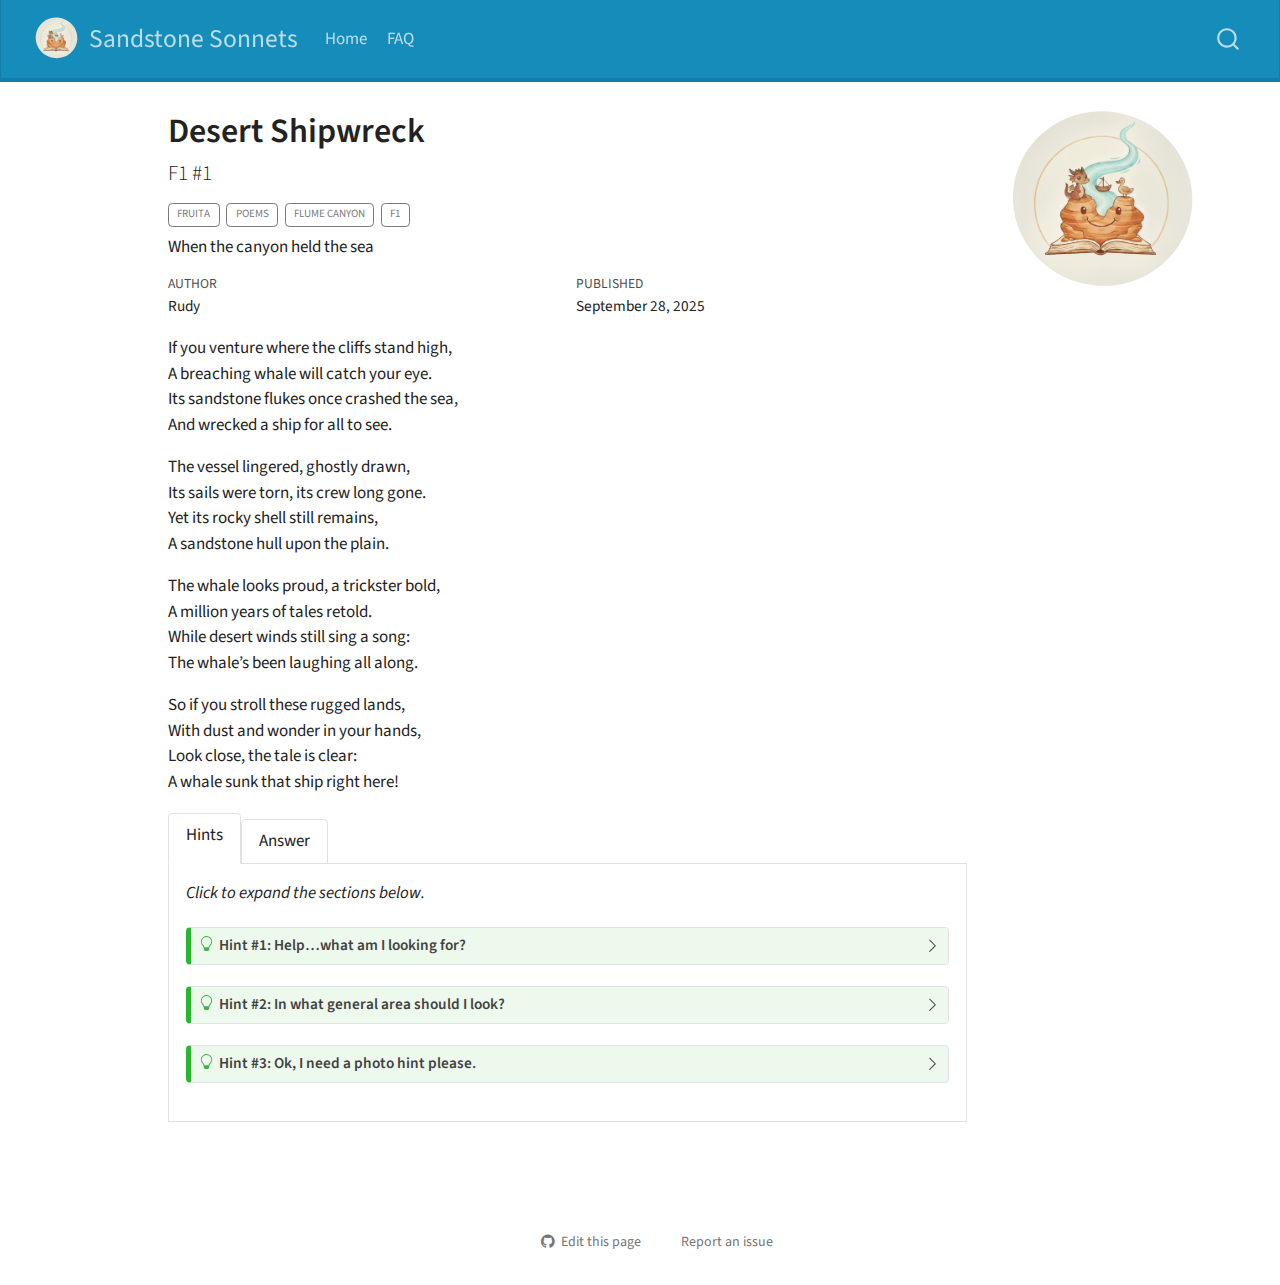
<file: poems/desert-shipwreck.html>
<!DOCTYPE html>
<html xmlns="http://www.w3.org/1999/xhtml" lang="en" xml:lang="en"><head>

<meta charset="utf-8">
<meta name="generator" content="quarto-1.9.36">

<meta name="viewport" content="width=device-width, initial-scale=1.0, user-scalable=yes">

<meta name="author" content="Rudy">
<meta name="dcterms.date" content="2025-09-28">
<meta name="description" content="When the canyon held the sea">

<title>Desert Shipwreck – Sandstone Sonnets</title>
<style>
/* Default styles provided by pandoc.
** See https://pandoc.org/MANUAL.html#variables-for-html for config info.
*/
code{white-space: pre-wrap;}
span.smallcaps{font-variant: small-caps;}
div.columns{display: flex; gap: min(4vw, 1.5em);}
div.column{flex: auto; overflow-x: auto;}
div.hanging-indent{margin-left: 1.5em; text-indent: -1.5em;}
ul.task-list{list-style: none;}
ul.task-list li input[type="checkbox"] {
  width: 0.8em;
  margin: 0 0.8em 0.2em -1em; /* quarto-specific, see https://github.com/quarto-dev/quarto-cli/issues/4556 */ 
  vertical-align: middle;
}
</style>


<script src="../site_libs/quarto-nav/quarto-nav.js"></script>
<script src="../site_libs/quarto-nav/headroom.min.js"></script>
<script src="../site_libs/clipboard/clipboard.min.js"></script>
<script src="../site_libs/quarto-search/autocomplete.umd.js"></script>
<script src="../site_libs/quarto-search/fuse.min.js"></script>
<script src="../site_libs/quarto-search/quarto-search.js"></script>
<meta name="quarto:offset" content="../">
<link href="..//poems/images/logo_circle.svg" rel="icon" type="image/svg+xml">
<script src="../site_libs/quarto-html/quarto.js" type="module"></script>
<script src="../site_libs/quarto-html/tabsets/tabsets.js" type="module"></script>
<script src="../site_libs/quarto-html/popper.min.js"></script>
<script src="../site_libs/quarto-html/tippy.umd.min.js"></script>
<script src="../site_libs/quarto-html/anchor.min.js"></script>
<link href="../site_libs/quarto-html/tippy.css" rel="stylesheet">
<link href="../site_libs/quarto-html/quarto-syntax-highlighting-845c23b38eaddc0f92fda52bfe77a8c8.css" rel="stylesheet" id="quarto-text-highlighting-styles">
<script src="../site_libs/bootstrap/bootstrap.min.js"></script>
<link href="../site_libs/bootstrap/bootstrap-icons.css" rel="stylesheet">
<link href="../site_libs/bootstrap/bootstrap-32180f636e6733b10ad863f057e73ffe.min.css" rel="stylesheet" append-hash="true" id="quarto-bootstrap" data-mode="light">
<script id="quarto-search-options" type="application/json">{
  "location": "navbar",
  "copy-button": false,
  "collapse-after": 3,
  "panel-placement": "end",
  "type": "overlay",
  "limit": 50,
  "keyboard-shortcut": [
    "f",
    "/",
    "s"
  ],
  "show-item-context": false,
  "language": {
    "search-no-results-text": "No results",
    "search-matching-documents-text": "matching documents",
    "search-copy-link-title": "Copy link to search",
    "search-hide-matches-text": "Hide additional matches",
    "search-more-match-text": "more match in this document",
    "search-more-matches-text": "more matches in this document",
    "search-clear-button-title": "Clear",
    "search-text-placeholder": "",
    "search-detached-cancel-button-title": "Cancel",
    "search-submit-button-title": "Submit",
    "search-label": "Search"
  }
}</script>


<link rel="stylesheet" href="../styles.css">
</head>

<body class="nav-fixed quarto-light">

<div id="quarto-search-results"></div>
  <header id="quarto-header" class="headroom fixed-top">
    <nav class="navbar navbar-expand-lg " data-bs-theme="dark">
      <div class="navbar-container container-fluid">
      <div class="navbar-brand-container mx-auto">
    <a href="../index.html" class="navbar-brand navbar-brand-logo">
    <img src="../poems/images/logo_circle.svg" alt="" class="navbar-logo light-content">
    <img src="../poems/images/logo_circle.svg" alt="" class="navbar-logo dark-content">
    </a>
    <a class="navbar-brand" href="../index.html">
    <span class="navbar-title">Sandstone Sonnets</span>
    </a>
  </div>
            <div id="quarto-search" class="" title="Search"></div>
          <button class="navbar-toggler" type="button" data-bs-toggle="collapse" data-bs-target="#navbarCollapse" aria-controls="navbarCollapse" role="menu" aria-expanded="false" aria-label="Toggle navigation" onclick="if (window.quartoToggleHeadroom) { window.quartoToggleHeadroom(); }">
  <span class="navbar-toggler-icon"></span>
</button>
          <div class="collapse navbar-collapse" id="navbarCollapse">
            <ul class="navbar-nav navbar-nav-scroll me-auto">
  <li class="nav-item">
    <a class="nav-link" href="../index.html"> 
<span class="menu-text">Home</span></a>
  </li>  
  <li class="nav-item">
    <a class="nav-link" href="../faq.html"> 
<span class="menu-text">FAQ</span></a>
  </li>  
</ul>
          </div> <!-- /navcollapse -->
            <div class="quarto-navbar-tools">
</div>
      </div> <!-- /container-fluid -->
    </nav>
</header>
<!-- content -->
<div id="quarto-content" class="quarto-container page-columns page-rows-contents page-layout-article page-navbar">
<!-- sidebar -->
<!-- margin-sidebar -->
    <div id="quarto-margin-sidebar" class="sidebar margin-sidebar"><div class="quarto-margin-header"><div class="margin-header-item">
<p><img src="../poems/images/logo_circle.svg" class="img-fluid"></p>
</div></div>
    </div>
<!-- main -->
<main class="content" id="quarto-document-content">

<header id="title-block-header" class="quarto-title-block default">
<div class="quarto-title">
<h1 class="title">Desert Shipwreck</h1>
<p class="subtitle lead">F1 #1</p>
  <div class="quarto-categories">
    <div class="quarto-category">fruita</div>
    <div class="quarto-category">poems</div>
    <div class="quarto-category">flume canyon</div>
    <div class="quarto-category">F1</div>
  </div>
  </div>

<div>
  <div class="description">
    When the canyon held the sea
  </div>
</div>


<div class="quarto-title-meta">

    <div>
    <div class="quarto-title-meta-heading">Author</div>
    <div class="quarto-title-meta-contents">
             <p>Rudy </p>
          </div>
  </div>
    
    <div>
    <div class="quarto-title-meta-heading">Published</div>
    <div class="quarto-title-meta-contents">
      <p class="date">September 28, 2025</p>
    </div>
  </div>
  
    
  </div>
  


</header>


<p>If you venture where the cliffs stand high,<br>
A breaching whale will catch your eye.<br>
Its sandstone flukes once crashed the sea,<br>
And wrecked a ship for all to see.</p>
<p>The vessel lingered, ghostly drawn,<br>
Its sails were torn, its crew long gone.<br>
Yet its rocky shell still remains,<br>
A sandstone hull upon the plain.</p>
<p>The whale looks proud, a trickster bold,<br>
A million years of tales retold.<br>
While desert winds still sing a song:<br>
The whale’s been laughing all along.</p>
<p>So if you stroll these rugged lands,<br>
With dust and wonder in your hands,<br>
Look close, the tale is clear:<br>
A whale sunk that ship right here!</p>
<div class="tabset-margin-container"></div><div class="panel-tabset">
<ul class="nav nav-tabs" role="tablist"><li class="nav-item" role="presentation"><a class="nav-link active" id="tabset-1-1-tab" data-bs-toggle="tab" data-bs-target="#tabset-1-1" role="tab" aria-controls="tabset-1-1" aria-selected="true" href="">Hints</a></li><li class="nav-item" role="presentation"><a class="nav-link" id="tabset-1-2-tab" data-bs-toggle="tab" data-bs-target="#tabset-1-2" role="tab" aria-controls="tabset-1-2" aria-selected="false" href="">Answer</a></li></ul>
<div class="tab-content">
<div id="tabset-1-1" class="tab-pane active" role="tabpanel" aria-labelledby="tabset-1-1-tab">
<p><em>Click to expand the sections below.</em></p>
<div class="callout callout-style-default callout-tip callout-titled">
<div class="callout-header d-flex align-content-center collapsed" data-bs-toggle="collapse" data-bs-target=".callout-1-contents" aria-controls="callout-1" aria-expanded="false" aria-label="Toggle callout">
<div class="callout-icon-container">
<i class="callout-icon"></i>
</div>
<div class="callout-title-container flex-fill">
<span class="screen-reader-only">Tip</span>Hint #1: Help…what am I looking for?
</div>
<div class="callout-btn-toggle d-inline-block border-0 py-1 ps-1 pe-0 float-end"><i class="callout-toggle"></i></div>
</div>
<div id="callout-1" class="callout-1-contents callout-collapse collapse">
<div class="callout-body-container callout-body">
<p>You are searching for two large rocks. One of them looks like a whale breaching out of the water. Behind it, you’ll find another rock that looks like a sinking ship.</p>
</div>
</div>
</div>
<div class="callout callout-style-default callout-tip callout-titled">
<div class="callout-header d-flex align-content-center collapsed" data-bs-toggle="collapse" data-bs-target=".callout-2-contents" aria-controls="callout-2" aria-expanded="false" aria-label="Toggle callout">
<div class="callout-icon-container">
<i class="callout-icon"></i>
</div>
<div class="callout-title-container flex-fill">
<span class="screen-reader-only">Tip</span>Hint #2: In what general area should I look?
</div>
<div class="callout-btn-toggle d-inline-block border-0 py-1 ps-1 pe-0 float-end"><i class="callout-toggle"></i></div>
</div>
<div id="callout-2" class="callout-2-contents callout-collapse collapse">
<div class="callout-body-container callout-body">
<div class="quarto-figure quarto-figure-center">
<figure class="figure">
<p><a href="https://www.openstreetmap.org/directions?engine=fossgis_osrm_foot&amp;route=39.152328%2C-108.781096%3B39.150329%2C-108.781525#map=18/39.151345/-108.781407&amp;layers=P"><img src="images/f1_shipwreck_map_hint.png" class="img-fluid figure-img"></a></p>
<figcaption>This feature is visible from the F1 trail. It can be found somewhere in the area highlighted in purple above. Click for an interactive map.</figcaption>
</figure>
</div>
</div>
</div>
</div>
<div class="callout callout-style-default callout-tip callout-titled">
<div class="callout-header d-flex align-content-center collapsed" data-bs-toggle="collapse" data-bs-target=".callout-3-contents" aria-controls="callout-3" aria-expanded="false" aria-label="Toggle callout">
<div class="callout-icon-container">
<i class="callout-icon"></i>
</div>
<div class="callout-title-container flex-fill">
<span class="screen-reader-only">Tip</span>Hint #3: Ok, I need a photo hint please.
</div>
<div class="callout-btn-toggle d-inline-block border-0 py-1 ps-1 pe-0 float-end"><i class="callout-toggle"></i></div>
</div>
<div id="callout-3" class="callout-3-contents callout-collapse collapse">
<div class="callout-body-container callout-body">
<div class="quarto-figure quarto-figure-center">
<figure class="figure">
<p><img src="images/f1_shipwreck_answer.jpg" class="img-blur3 img-fluid figure-img"></p>
<figcaption>Here’s a blurred version of the location you’re looking for. See anything that looks like this?</figcaption>
</figure>
</div>
</div>
</div>
</div>
</div>
<div id="tabset-1-2" class="tab-pane" role="tabpanel" aria-labelledby="tabset-1-2-tab">
<div class="callout callout-style-simple callout-tip no-icon">
<div class="callout-body d-flex">
<div class="callout-icon-container">
<i class="callout-icon no-icon"></i>
</div>
<div class="callout-body-container">
<p><a href="images/f1_shipwreck_answer_annotated.jpg"><img src="images/f1_shipwreck_answer_annotated.jpg" class="img-fluid"></a></p>
<p>GPS coordinates of this photo: NEED TO CONFIRM 39.151625, -108.781861</p>
<div class="quarto-figure quarto-figure-center">
<figure class="figure">
<p><a href="https://www.openstreetmap.org/?mlat=39.151625&amp;mlon=-108.781861&amp;zoom=19"><img src="images/f1_shipwreck_map.png" class="img-fluid figure-img"></a></p>
<figcaption>Click for interactive map</figcaption>
</figure>
</div>
</div>
</div>
</div>


</div>
</div>
</div>

</main> <!-- /main -->
<script id="quarto-html-after-body" type="application/javascript">
  window.document.addEventListener("DOMContentLoaded", function (event) {
    const icon = "";
    const anchorJS = new window.AnchorJS();
    anchorJS.options = {
      placement: 'right',
      icon: icon
    };
    anchorJS.add('.anchored');
    const isCodeAnnotation = (el) => {
      for (const clz of el.classList) {
        if (clz.startsWith('code-annotation-')) {                     
          return true;
        }
      }
      return false;
    }
    const onCopySuccess = function(e) {
      // button target
      const button = e.trigger;
      // don't keep focus
      button.blur();
      // flash "checked"
      button.classList.add('code-copy-button-checked');
      var currentTitle = button.getAttribute("title");
      button.setAttribute("title", "Copied!");
      let tooltip;
      if (window.bootstrap) {
        button.setAttribute("data-bs-toggle", "tooltip");
        button.setAttribute("data-bs-placement", "left");
        button.setAttribute("data-bs-title", "Copied!");
        tooltip = new bootstrap.Tooltip(button, 
          { trigger: "manual", 
            customClass: "code-copy-button-tooltip",
            offset: [0, -8]});
        tooltip.show();    
      }
      setTimeout(function() {
        if (tooltip) {
          tooltip.hide();
          button.removeAttribute("data-bs-title");
          button.removeAttribute("data-bs-toggle");
          button.removeAttribute("data-bs-placement");
        }
        button.setAttribute("title", currentTitle);
        button.classList.remove('code-copy-button-checked');
      }, 1000);
      // clear code selection
      e.clearSelection();
    }
    const getTextToCopy = function(trigger) {
      const outerScaffold = trigger.parentElement.cloneNode(true);
      const codeEl = outerScaffold.querySelector('code');
      for (const childEl of codeEl.children) {
        if (isCodeAnnotation(childEl)) {
          childEl.remove();
        }
      }
      return codeEl.innerText;
    }
    const clipboard = new window.ClipboardJS('.code-copy-button:not([data-in-quarto-modal])', {
      text: getTextToCopy
    });
    clipboard.on('success', onCopySuccess);
    if (window.document.getElementById('quarto-embedded-source-code-modal')) {
      const clipboardModal = new window.ClipboardJS('.code-copy-button[data-in-quarto-modal]', {
        text: getTextToCopy,
        container: window.document.getElementById('quarto-embedded-source-code-modal')
      });
      clipboardModal.on('success', onCopySuccess);
    }
      var localhostRegex = new RegExp(/^(?:http|https):\/\/localhost\:?[0-9]*\//);
      var mailtoRegex = new RegExp(/^mailto:/);
        var filterRegex = new RegExp("https:\/\/thomascwells\.com\/sandstonesonnets\/");
      var isInternal = (href) => {
          return filterRegex.test(href) || localhostRegex.test(href) || mailtoRegex.test(href);
      }
      // Inspect non-navigation links and adorn them if external
     var links = window.document.querySelectorAll('a[href]:not(.nav-link):not(.navbar-brand):not(.toc-action):not(.sidebar-link):not(.sidebar-item-toggle):not(.pagination-link):not(.no-external):not([aria-hidden]):not(.dropdown-item):not(.quarto-navigation-tool):not(.about-link)');
      for (var i=0; i<links.length; i++) {
        const link = links[i];
        if (!isInternal(link.href)) {
          // undo the damage that might have been done by quarto-nav.js in the case of
          // links that we want to consider external
          if (link.dataset.originalHref !== undefined) {
            link.href = link.dataset.originalHref;
          }
        }
      }
    function tippyHover(el, contentFn, onTriggerFn, onUntriggerFn) {
      const config = {
        allowHTML: true,
        maxWidth: 500,
        delay: 100,
        arrow: false,
        appendTo: function(el) {
            return el.parentElement;
        },
        interactive: true,
        interactiveBorder: 10,
        theme: 'quarto',
        placement: 'bottom-start',
      };
      if (contentFn) {
        config.content = contentFn;
      }
      if (onTriggerFn) {
        config.onTrigger = onTriggerFn;
      }
      if (onUntriggerFn) {
        config.onUntrigger = onUntriggerFn;
      }
      window.tippy(el, config); 
    }
    const noterefs = window.document.querySelectorAll('a[role="doc-noteref"]');
    for (var i=0; i<noterefs.length; i++) {
      const ref = noterefs[i];
      tippyHover(ref, function() {
        // use id or data attribute instead here
        let href = ref.getAttribute('data-footnote-href') || ref.getAttribute('href');
        try { href = new URL(href).hash; } catch {}
        const id = href.replace(/^#\/?/, "");
        const note = window.document.getElementById(id);
        if (note) {
          return note.innerHTML;
        } else {
          return "";
        }
      });
    }
    const xrefs = window.document.querySelectorAll('a.quarto-xref');
    const processXRef = (id, note) => {
      // Strip column container classes
      const stripColumnClz = (el) => {
        el.classList.remove("page-full", "page-columns");
        if (el.children) {
          for (const child of el.children) {
            stripColumnClz(child);
          }
        }
      }
      stripColumnClz(note)
      if (id === null || id.startsWith('sec-')) {
        // Special case sections, only their first couple elements
        const container = document.createElement("div");
        if (note.children && note.children.length > 2) {
          container.appendChild(note.children[0].cloneNode(true));
          for (let i = 1; i < note.children.length; i++) {
            const child = note.children[i];
            if (child.tagName === "P" && child.innerText === "") {
              continue;
            } else {
              container.appendChild(child.cloneNode(true));
              break;
            }
          }
          if (window.Quarto?.typesetMath) {
            window.Quarto.typesetMath(container);
          }
          return container.innerHTML
        } else {
          if (window.Quarto?.typesetMath) {
            window.Quarto.typesetMath(note);
          }
          return note.innerHTML;
        }
      } else {
        // Remove any anchor links if they are present
        const anchorLink = note.querySelector('a.anchorjs-link');
        if (anchorLink) {
          anchorLink.remove();
        }
        if (window.Quarto?.typesetMath) {
          window.Quarto.typesetMath(note);
        }
        if (note.classList.contains("callout")) {
          return note.outerHTML;
        } else {
          return note.innerHTML;
        }
      }
    }
    for (var i=0; i<xrefs.length; i++) {
      const xref = xrefs[i];
      tippyHover(xref, undefined, function(instance) {
        instance.disable();
        let url = xref.getAttribute('href');
        let hash = undefined; 
        if (url.startsWith('#')) {
          hash = url;
        } else {
          try { hash = new URL(url).hash; } catch {}
        }
        if (hash) {
          const id = hash.replace(/^#\/?/, "");
          const note = window.document.getElementById(id);
          if (note !== null) {
            try {
              const html = processXRef(id, note.cloneNode(true));
              instance.setContent(html);
            } finally {
              instance.enable();
              instance.show();
            }
          } else {
            // See if we can fetch this
            fetch(url.split('#')[0])
            .then(res => res.text())
            .then(html => {
              const parser = new DOMParser();
              const htmlDoc = parser.parseFromString(html, "text/html");
              const note = htmlDoc.getElementById(id);
              if (note !== null) {
                const html = processXRef(id, note);
                instance.setContent(html);
              } 
            }).finally(() => {
              instance.enable();
              instance.show();
            });
          }
        } else {
          // See if we can fetch a full url (with no hash to target)
          // This is a special case and we should probably do some content thinning / targeting
          fetch(url)
          .then(res => res.text())
          .then(html => {
            const parser = new DOMParser();
            const htmlDoc = parser.parseFromString(html, "text/html");
            const note = htmlDoc.querySelector('main.content');
            if (note !== null) {
              // This should only happen for chapter cross references
              // (since there is no id in the URL)
              // remove the first header
              if (note.children.length > 0 && note.children[0].tagName === "HEADER") {
                note.children[0].remove();
              }
              const html = processXRef(null, note);
              instance.setContent(html);
            } 
          }).finally(() => {
            instance.enable();
            instance.show();
          });
        }
      }, function(instance) {
      });
    }
        let selectedAnnoteEl;
        const selectorForAnnotation = ( cell, annotation) => {
          let cellAttr = 'data-code-cell="' + cell + '"';
          let lineAttr = 'data-code-annotation="' +  annotation + '"';
          const selector = 'span[' + cellAttr + '][' + lineAttr + ']';
          return selector;
        }
        const selectCodeLines = (annoteEl) => {
          const doc = window.document;
          const targetCell = annoteEl.getAttribute("data-target-cell");
          const targetAnnotation = annoteEl.getAttribute("data-target-annotation");
          const annoteSpan = window.document.querySelector(selectorForAnnotation(targetCell, targetAnnotation));
          const lines = annoteSpan.getAttribute("data-code-lines").split(",");
          const lineIds = lines.map((line) => {
            return targetCell + "-" + line;
          })
          let top = null;
          let height = null;
          let parent = null;
          if (lineIds.length > 0) {
              //compute the position of the single el (top and bottom and make a div)
              const el = window.document.getElementById(lineIds[0]);
              top = el.offsetTop;
              height = el.offsetHeight;
              parent = el.parentElement.parentElement;
            if (lineIds.length > 1) {
              const lastEl = window.document.getElementById(lineIds[lineIds.length - 1]);
              const bottom = lastEl.offsetTop + lastEl.offsetHeight;
              height = bottom - top;
            }
            if (top !== null && height !== null && parent !== null) {
              // cook up a div (if necessary) and position it 
              let div = window.document.getElementById("code-annotation-line-highlight");
              if (div === null) {
                div = window.document.createElement("div");
                div.setAttribute("id", "code-annotation-line-highlight");
                div.style.position = 'absolute';
                parent.appendChild(div);
              }
              div.style.top = top - 2 + "px";
              div.style.height = height + 4 + "px";
              div.style.left = 0;
              let gutterDiv = window.document.getElementById("code-annotation-line-highlight-gutter");
              if (gutterDiv === null) {
                gutterDiv = window.document.createElement("div");
                gutterDiv.setAttribute("id", "code-annotation-line-highlight-gutter");
                gutterDiv.style.position = 'absolute';
                const codeCell = window.document.getElementById(targetCell);
                const gutter = codeCell.querySelector('.code-annotation-gutter');
                gutter.appendChild(gutterDiv);
              }
              gutterDiv.style.top = top - 2 + "px";
              gutterDiv.style.height = height + 4 + "px";
            }
            selectedAnnoteEl = annoteEl;
          }
        };
        const unselectCodeLines = () => {
          const elementsIds = ["code-annotation-line-highlight", "code-annotation-line-highlight-gutter"];
          elementsIds.forEach((elId) => {
            const div = window.document.getElementById(elId);
            if (div) {
              div.remove();
            }
          });
          selectedAnnoteEl = undefined;
        };
          // Handle positioning of the toggle
      window.addEventListener(
        "resize",
        throttle(() => {
          elRect = undefined;
          if (selectedAnnoteEl) {
            selectCodeLines(selectedAnnoteEl);
          }
        }, 10)
      );
      function throttle(fn, ms) {
      let throttle = false;
      let timer;
        return (...args) => {
          if(!throttle) { // first call gets through
              fn.apply(this, args);
              throttle = true;
          } else { // all the others get throttled
              if(timer) clearTimeout(timer); // cancel #2
              timer = setTimeout(() => {
                fn.apply(this, args);
                timer = throttle = false;
              }, ms);
          }
        };
      }
        // Attach click handler to the DT
        const annoteDls = window.document.querySelectorAll('dt[data-target-cell]');
        for (const annoteDlNode of annoteDls) {
          annoteDlNode.addEventListener('click', (event) => {
            const clickedEl = event.target;
            if (clickedEl !== selectedAnnoteEl) {
              unselectCodeLines();
              const activeEl = window.document.querySelector('dt[data-target-cell].code-annotation-active');
              if (activeEl) {
                activeEl.classList.remove('code-annotation-active');
              }
              selectCodeLines(clickedEl);
              clickedEl.classList.add('code-annotation-active');
            } else {
              // Unselect the line
              unselectCodeLines();
              clickedEl.classList.remove('code-annotation-active');
            }
          });
        }
    const findCites = (el) => {
      const parentEl = el.parentElement;
      if (parentEl) {
        const cites = parentEl.dataset.cites;
        if (cites) {
          return {
            el,
            cites: cites.split(' ')
          };
        } else {
          return findCites(el.parentElement)
        }
      } else {
        return undefined;
      }
    };
    var bibliorefs = window.document.querySelectorAll('a[role="doc-biblioref"]');
    for (var i=0; i<bibliorefs.length; i++) {
      const ref = bibliorefs[i];
      const citeInfo = findCites(ref);
      if (citeInfo) {
        tippyHover(citeInfo.el, function() {
          var popup = window.document.createElement('div');
          citeInfo.cites.forEach(function(cite) {
            var citeDiv = window.document.createElement('div');
            citeDiv.classList.add('hanging-indent');
            citeDiv.classList.add('csl-entry');
            var biblioDiv = window.document.getElementById('ref-' + cite);
            if (biblioDiv) {
              citeDiv.innerHTML = biblioDiv.innerHTML;
            }
            popup.appendChild(citeDiv);
          });
          return popup.innerHTML;
        });
      }
    }
  });
  </script>
</div> <!-- /content -->




<footer class="footer"><div class="nav-footer"><div class="nav-footer-center"><div class="toc-actions"><ul><li><a href="https://github.com/thomascwells/sandstonesonnets/edit/main/poems/desert-shipwreck.qmd" class="toc-action"><i class="bi bi-github"></i>Edit this page</a></li><li><a href="https://github.com/thomascwells/sandstonesonnets/issues/new" class="toc-action"><i class="bi empty"></i>Report an issue</a></li></ul></div></div></div></footer></body></html>
</file>
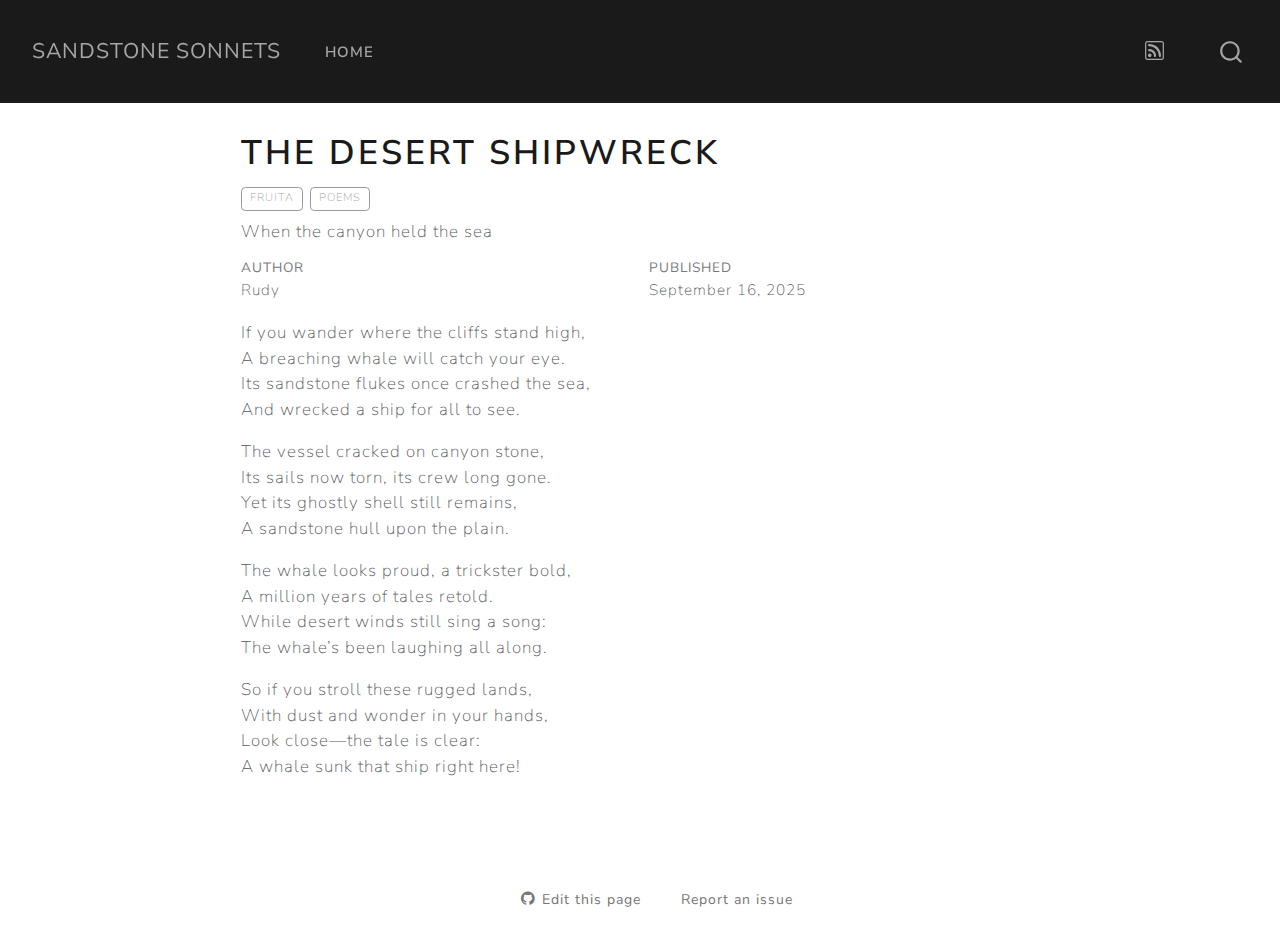
<file: poems/desert_shipwreck.html>
<!DOCTYPE html>
<html xmlns="http://www.w3.org/1999/xhtml" lang="en" xml:lang="en"><head>

<meta charset="utf-8">
<meta name="generator" content="quarto-1.8.24">

<meta name="viewport" content="width=device-width, initial-scale=1.0, user-scalable=yes">

<meta name="author" content="Rudy">
<meta name="dcterms.date" content="2025-09-16">
<meta name="description" content="When the canyon held the sea">

<title>The Desert Shipwreck – Sandstone Sonnets</title>
<style>
code{white-space: pre-wrap;}
span.smallcaps{font-variant: small-caps;}
div.columns{display: flex; gap: min(4vw, 1.5em);}
div.column{flex: auto; overflow-x: auto;}
div.hanging-indent{margin-left: 1.5em; text-indent: -1.5em;}
ul.task-list{list-style: none;}
ul.task-list li input[type="checkbox"] {
  width: 0.8em;
  margin: 0 0.8em 0.2em -1em; /* quarto-specific, see https://github.com/quarto-dev/quarto-cli/issues/4556 */ 
  vertical-align: middle;
}
</style>


<script src="../site_libs/quarto-nav/quarto-nav.js"></script>
<script src="../site_libs/quarto-nav/headroom.min.js"></script>
<script src="../site_libs/clipboard/clipboard.min.js"></script>
<script src="../site_libs/quarto-search/autocomplete.umd.js"></script>
<script src="../site_libs/quarto-search/fuse.min.js"></script>
<script src="../site_libs/quarto-search/quarto-search.js"></script>
<meta name="quarto:offset" content="../">
<script src="../site_libs/quarto-html/quarto.js" type="module"></script>
<script src="../site_libs/quarto-html/tabsets/tabsets.js" type="module"></script>
<script src="../site_libs/quarto-html/axe/axe-check.js" type="module"></script>
<script src="../site_libs/quarto-html/popper.min.js"></script>
<script src="../site_libs/quarto-html/tippy.umd.min.js"></script>
<script src="../site_libs/quarto-html/anchor.min.js"></script>
<link href="../site_libs/quarto-html/tippy.css" rel="stylesheet">
<link href="../site_libs/quarto-html/quarto-syntax-highlighting-dc55a5b9e770e841cd82e46aadbfb9b0.css" rel="stylesheet" id="quarto-text-highlighting-styles">
<script src="../site_libs/bootstrap/bootstrap.min.js"></script>
<link href="../site_libs/bootstrap/bootstrap-icons.css" rel="stylesheet">
<link href="../site_libs/bootstrap/bootstrap-41bd08ee53a546c992a4479a147415a1.min.css" rel="stylesheet" append-hash="true" id="quarto-bootstrap" data-mode="light">
<script id="quarto-search-options" type="application/json">{
  "location": "navbar",
  "copy-button": false,
  "collapse-after": 3,
  "panel-placement": "end",
  "type": "overlay",
  "limit": 50,
  "keyboard-shortcut": [
    "f",
    "/",
    "s"
  ],
  "show-item-context": false,
  "language": {
    "search-no-results-text": "No results",
    "search-matching-documents-text": "matching documents",
    "search-copy-link-title": "Copy link to search",
    "search-hide-matches-text": "Hide additional matches",
    "search-more-match-text": "more match in this document",
    "search-more-matches-text": "more matches in this document",
    "search-clear-button-title": "Clear",
    "search-text-placeholder": "",
    "search-detached-cancel-button-title": "Cancel",
    "search-submit-button-title": "Submit",
    "search-label": "Search"
  }
}</script>


</head>

<body class="nav-fixed fullcontent quarto-light">

<div id="quarto-search-results"></div>
  <header id="quarto-header" class="headroom fixed-top">
    <nav class="navbar navbar-expand-lg " data-bs-theme="dark">
      <div class="navbar-container container-fluid">
      <div class="navbar-brand-container mx-auto">
    <a href="../index.html" class="navbar-brand navbar-brand-logo">
    </a>
    <a class="navbar-brand" href="../index.html">
    <span class="navbar-title">Sandstone Sonnets</span>
    </a>
  </div>
            <div id="quarto-search" class="" title="Search"></div>
          <button class="navbar-toggler" type="button" data-bs-toggle="collapse" data-bs-target="#navbarCollapse" aria-controls="navbarCollapse" role="menu" aria-expanded="false" aria-label="Toggle navigation" onclick="if (window.quartoToggleHeadroom) { window.quartoToggleHeadroom(); }">
  <span class="navbar-toggler-icon"></span>
</button>
          <div class="collapse navbar-collapse" id="navbarCollapse">
            <ul class="navbar-nav navbar-nav-scroll me-auto">
  <li class="nav-item">
    <a class="nav-link" href="../index.html"> 
<span class="menu-text">Home</span></a>
  </li>  
</ul>
            <ul class="navbar-nav navbar-nav-scroll ms-auto">
  <li class="nav-item compact">
    <a class="nav-link" href="../index.xml"> <i class="bi bi-rss" role="img">
</i> 
<span class="menu-text"></span></a>
  </li>  
</ul>
          </div> <!-- /navcollapse -->
            <div class="quarto-navbar-tools">
</div>
      </div> <!-- /container-fluid -->
    </nav>
</header>
<!-- content -->
<div id="quarto-content" class="quarto-container page-columns page-rows-contents page-layout-article page-navbar">
<!-- sidebar -->
<!-- margin-sidebar -->
    
<!-- main -->
<main class="content" id="quarto-document-content">

<header id="title-block-header" class="quarto-title-block default">
<div class="quarto-title">
<h1 class="title">The Desert Shipwreck</h1>
  <div class="quarto-categories">
    <div class="quarto-category">fruita</div>
    <div class="quarto-category">poems</div>
  </div>
  </div>

<div>
  <div class="description">
    When the canyon held the sea
  </div>
</div>


<div class="quarto-title-meta">

    <div>
    <div class="quarto-title-meta-heading">Author</div>
    <div class="quarto-title-meta-contents">
             <p>Rudy </p>
          </div>
  </div>
    
    <div>
    <div class="quarto-title-meta-heading">Published</div>
    <div class="quarto-title-meta-contents">
      <p class="date">September 16, 2025</p>
    </div>
  </div>
  
    
  </div>
  


</header>


<p>If you wander where the cliffs stand high,<br>
A breaching whale will catch your eye.<br>
Its sandstone flukes once crashed the sea,<br>
And wrecked a ship for all to see.</p>
<p>The vessel cracked on canyon stone,<br>
Its sails now torn, its crew long gone.<br>
Yet its ghostly shell still remains,<br>
A sandstone hull upon the plain.</p>
<p>The whale looks proud, a trickster bold,<br>
A million years of tales retold.<br>
While desert winds still sing a song:<br>
The whale’s been laughing all along.</p>
<p>So if you stroll these rugged lands,<br>
With dust and wonder in your hands,<br>
Look close—the tale is clear:<br>
A whale sunk that ship right here!</p>



</main> <!-- /main -->
<script id="quarto-html-after-body" type="application/javascript">
  window.document.addEventListener("DOMContentLoaded", function (event) {
    const icon = "";
    const anchorJS = new window.AnchorJS();
    anchorJS.options = {
      placement: 'right',
      icon: icon
    };
    anchorJS.add('.anchored');
    const isCodeAnnotation = (el) => {
      for (const clz of el.classList) {
        if (clz.startsWith('code-annotation-')) {                     
          return true;
        }
      }
      return false;
    }
    const onCopySuccess = function(e) {
      // button target
      const button = e.trigger;
      // don't keep focus
      button.blur();
      // flash "checked"
      button.classList.add('code-copy-button-checked');
      var currentTitle = button.getAttribute("title");
      button.setAttribute("title", "Copied!");
      let tooltip;
      if (window.bootstrap) {
        button.setAttribute("data-bs-toggle", "tooltip");
        button.setAttribute("data-bs-placement", "left");
        button.setAttribute("data-bs-title", "Copied!");
        tooltip = new bootstrap.Tooltip(button, 
          { trigger: "manual", 
            customClass: "code-copy-button-tooltip",
            offset: [0, -8]});
        tooltip.show();    
      }
      setTimeout(function() {
        if (tooltip) {
          tooltip.hide();
          button.removeAttribute("data-bs-title");
          button.removeAttribute("data-bs-toggle");
          button.removeAttribute("data-bs-placement");
        }
        button.setAttribute("title", currentTitle);
        button.classList.remove('code-copy-button-checked');
      }, 1000);
      // clear code selection
      e.clearSelection();
    }
    const getTextToCopy = function(trigger) {
      const outerScaffold = trigger.parentElement.cloneNode(true);
      const codeEl = outerScaffold.querySelector('code');
      for (const childEl of codeEl.children) {
        if (isCodeAnnotation(childEl)) {
          childEl.remove();
        }
      }
      return codeEl.innerText;
    }
    const clipboard = new window.ClipboardJS('.code-copy-button:not([data-in-quarto-modal])', {
      text: getTextToCopy
    });
    clipboard.on('success', onCopySuccess);
    if (window.document.getElementById('quarto-embedded-source-code-modal')) {
      const clipboardModal = new window.ClipboardJS('.code-copy-button[data-in-quarto-modal]', {
        text: getTextToCopy,
        container: window.document.getElementById('quarto-embedded-source-code-modal')
      });
      clipboardModal.on('success', onCopySuccess);
    }
      var localhostRegex = new RegExp(/^(?:http|https):\/\/localhost\:?[0-9]*\//);
      var mailtoRegex = new RegExp(/^mailto:/);
        var filterRegex = new RegExp("https:\/\/thomascwells\.com\/sandstonesonnets\/");
      var isInternal = (href) => {
          return filterRegex.test(href) || localhostRegex.test(href) || mailtoRegex.test(href);
      }
      // Inspect non-navigation links and adorn them if external
     var links = window.document.querySelectorAll('a[href]:not(.nav-link):not(.navbar-brand):not(.toc-action):not(.sidebar-link):not(.sidebar-item-toggle):not(.pagination-link):not(.no-external):not([aria-hidden]):not(.dropdown-item):not(.quarto-navigation-tool):not(.about-link)');
      for (var i=0; i<links.length; i++) {
        const link = links[i];
        if (!isInternal(link.href)) {
          // undo the damage that might have been done by quarto-nav.js in the case of
          // links that we want to consider external
          if (link.dataset.originalHref !== undefined) {
            link.href = link.dataset.originalHref;
          }
        }
      }
    function tippyHover(el, contentFn, onTriggerFn, onUntriggerFn) {
      const config = {
        allowHTML: true,
        maxWidth: 500,
        delay: 100,
        arrow: false,
        appendTo: function(el) {
            return el.parentElement;
        },
        interactive: true,
        interactiveBorder: 10,
        theme: 'quarto',
        placement: 'bottom-start',
      };
      if (contentFn) {
        config.content = contentFn;
      }
      if (onTriggerFn) {
        config.onTrigger = onTriggerFn;
      }
      if (onUntriggerFn) {
        config.onUntrigger = onUntriggerFn;
      }
      window.tippy(el, config); 
    }
    const noterefs = window.document.querySelectorAll('a[role="doc-noteref"]');
    for (var i=0; i<noterefs.length; i++) {
      const ref = noterefs[i];
      tippyHover(ref, function() {
        // use id or data attribute instead here
        let href = ref.getAttribute('data-footnote-href') || ref.getAttribute('href');
        try { href = new URL(href).hash; } catch {}
        const id = href.replace(/^#\/?/, "");
        const note = window.document.getElementById(id);
        if (note) {
          return note.innerHTML;
        } else {
          return "";
        }
      });
    }
    const xrefs = window.document.querySelectorAll('a.quarto-xref');
    const processXRef = (id, note) => {
      // Strip column container classes
      const stripColumnClz = (el) => {
        el.classList.remove("page-full", "page-columns");
        if (el.children) {
          for (const child of el.children) {
            stripColumnClz(child);
          }
        }
      }
      stripColumnClz(note)
      if (id === null || id.startsWith('sec-')) {
        // Special case sections, only their first couple elements
        const container = document.createElement("div");
        if (note.children && note.children.length > 2) {
          container.appendChild(note.children[0].cloneNode(true));
          for (let i = 1; i < note.children.length; i++) {
            const child = note.children[i];
            if (child.tagName === "P" && child.innerText === "") {
              continue;
            } else {
              container.appendChild(child.cloneNode(true));
              break;
            }
          }
          if (window.Quarto?.typesetMath) {
            window.Quarto.typesetMath(container);
          }
          return container.innerHTML
        } else {
          if (window.Quarto?.typesetMath) {
            window.Quarto.typesetMath(note);
          }
          return note.innerHTML;
        }
      } else {
        // Remove any anchor links if they are present
        const anchorLink = note.querySelector('a.anchorjs-link');
        if (anchorLink) {
          anchorLink.remove();
        }
        if (window.Quarto?.typesetMath) {
          window.Quarto.typesetMath(note);
        }
        if (note.classList.contains("callout")) {
          return note.outerHTML;
        } else {
          return note.innerHTML;
        }
      }
    }
    for (var i=0; i<xrefs.length; i++) {
      const xref = xrefs[i];
      tippyHover(xref, undefined, function(instance) {
        instance.disable();
        let url = xref.getAttribute('href');
        let hash = undefined; 
        if (url.startsWith('#')) {
          hash = url;
        } else {
          try { hash = new URL(url).hash; } catch {}
        }
        if (hash) {
          const id = hash.replace(/^#\/?/, "");
          const note = window.document.getElementById(id);
          if (note !== null) {
            try {
              const html = processXRef(id, note.cloneNode(true));
              instance.setContent(html);
            } finally {
              instance.enable();
              instance.show();
            }
          } else {
            // See if we can fetch this
            fetch(url.split('#')[0])
            .then(res => res.text())
            .then(html => {
              const parser = new DOMParser();
              const htmlDoc = parser.parseFromString(html, "text/html");
              const note = htmlDoc.getElementById(id);
              if (note !== null) {
                const html = processXRef(id, note);
                instance.setContent(html);
              } 
            }).finally(() => {
              instance.enable();
              instance.show();
            });
          }
        } else {
          // See if we can fetch a full url (with no hash to target)
          // This is a special case and we should probably do some content thinning / targeting
          fetch(url)
          .then(res => res.text())
          .then(html => {
            const parser = new DOMParser();
            const htmlDoc = parser.parseFromString(html, "text/html");
            const note = htmlDoc.querySelector('main.content');
            if (note !== null) {
              // This should only happen for chapter cross references
              // (since there is no id in the URL)
              // remove the first header
              if (note.children.length > 0 && note.children[0].tagName === "HEADER") {
                note.children[0].remove();
              }
              const html = processXRef(null, note);
              instance.setContent(html);
            } 
          }).finally(() => {
            instance.enable();
            instance.show();
          });
        }
      }, function(instance) {
      });
    }
        let selectedAnnoteEl;
        const selectorForAnnotation = ( cell, annotation) => {
          let cellAttr = 'data-code-cell="' + cell + '"';
          let lineAttr = 'data-code-annotation="' +  annotation + '"';
          const selector = 'span[' + cellAttr + '][' + lineAttr + ']';
          return selector;
        }
        const selectCodeLines = (annoteEl) => {
          const doc = window.document;
          const targetCell = annoteEl.getAttribute("data-target-cell");
          const targetAnnotation = annoteEl.getAttribute("data-target-annotation");
          const annoteSpan = window.document.querySelector(selectorForAnnotation(targetCell, targetAnnotation));
          const lines = annoteSpan.getAttribute("data-code-lines").split(",");
          const lineIds = lines.map((line) => {
            return targetCell + "-" + line;
          })
          let top = null;
          let height = null;
          let parent = null;
          if (lineIds.length > 0) {
              //compute the position of the single el (top and bottom and make a div)
              const el = window.document.getElementById(lineIds[0]);
              top = el.offsetTop;
              height = el.offsetHeight;
              parent = el.parentElement.parentElement;
            if (lineIds.length > 1) {
              const lastEl = window.document.getElementById(lineIds[lineIds.length - 1]);
              const bottom = lastEl.offsetTop + lastEl.offsetHeight;
              height = bottom - top;
            }
            if (top !== null && height !== null && parent !== null) {
              // cook up a div (if necessary) and position it 
              let div = window.document.getElementById("code-annotation-line-highlight");
              if (div === null) {
                div = window.document.createElement("div");
                div.setAttribute("id", "code-annotation-line-highlight");
                div.style.position = 'absolute';
                parent.appendChild(div);
              }
              div.style.top = top - 2 + "px";
              div.style.height = height + 4 + "px";
              div.style.left = 0;
              let gutterDiv = window.document.getElementById("code-annotation-line-highlight-gutter");
              if (gutterDiv === null) {
                gutterDiv = window.document.createElement("div");
                gutterDiv.setAttribute("id", "code-annotation-line-highlight-gutter");
                gutterDiv.style.position = 'absolute';
                const codeCell = window.document.getElementById(targetCell);
                const gutter = codeCell.querySelector('.code-annotation-gutter');
                gutter.appendChild(gutterDiv);
              }
              gutterDiv.style.top = top - 2 + "px";
              gutterDiv.style.height = height + 4 + "px";
            }
            selectedAnnoteEl = annoteEl;
          }
        };
        const unselectCodeLines = () => {
          const elementsIds = ["code-annotation-line-highlight", "code-annotation-line-highlight-gutter"];
          elementsIds.forEach((elId) => {
            const div = window.document.getElementById(elId);
            if (div) {
              div.remove();
            }
          });
          selectedAnnoteEl = undefined;
        };
          // Handle positioning of the toggle
      window.addEventListener(
        "resize",
        throttle(() => {
          elRect = undefined;
          if (selectedAnnoteEl) {
            selectCodeLines(selectedAnnoteEl);
          }
        }, 10)
      );
      function throttle(fn, ms) {
      let throttle = false;
      let timer;
        return (...args) => {
          if(!throttle) { // first call gets through
              fn.apply(this, args);
              throttle = true;
          } else { // all the others get throttled
              if(timer) clearTimeout(timer); // cancel #2
              timer = setTimeout(() => {
                fn.apply(this, args);
                timer = throttle = false;
              }, ms);
          }
        };
      }
        // Attach click handler to the DT
        const annoteDls = window.document.querySelectorAll('dt[data-target-cell]');
        for (const annoteDlNode of annoteDls) {
          annoteDlNode.addEventListener('click', (event) => {
            const clickedEl = event.target;
            if (clickedEl !== selectedAnnoteEl) {
              unselectCodeLines();
              const activeEl = window.document.querySelector('dt[data-target-cell].code-annotation-active');
              if (activeEl) {
                activeEl.classList.remove('code-annotation-active');
              }
              selectCodeLines(clickedEl);
              clickedEl.classList.add('code-annotation-active');
            } else {
              // Unselect the line
              unselectCodeLines();
              clickedEl.classList.remove('code-annotation-active');
            }
          });
        }
    const findCites = (el) => {
      const parentEl = el.parentElement;
      if (parentEl) {
        const cites = parentEl.dataset.cites;
        if (cites) {
          return {
            el,
            cites: cites.split(' ')
          };
        } else {
          return findCites(el.parentElement)
        }
      } else {
        return undefined;
      }
    };
    var bibliorefs = window.document.querySelectorAll('a[role="doc-biblioref"]');
    for (var i=0; i<bibliorefs.length; i++) {
      const ref = bibliorefs[i];
      const citeInfo = findCites(ref);
      if (citeInfo) {
        tippyHover(citeInfo.el, function() {
          var popup = window.document.createElement('div');
          citeInfo.cites.forEach(function(cite) {
            var citeDiv = window.document.createElement('div');
            citeDiv.classList.add('hanging-indent');
            citeDiv.classList.add('csl-entry');
            var biblioDiv = window.document.getElementById('ref-' + cite);
            if (biblioDiv) {
              citeDiv.innerHTML = biblioDiv.innerHTML;
            }
            popup.appendChild(citeDiv);
          });
          return popup.innerHTML;
        });
      }
    }
  });
  </script>
</div> <!-- /content -->




<footer class="footer"><div class="nav-footer"><div class="nav-footer-center"><div class="toc-actions"><ul><li><a href="https://github.com/thomascwells/sandstonesonnets/edit/main/poems/desert_shipwreck.qmd" class="toc-action"><i class="bi bi-github"></i>Edit this page</a></li><li><a href="https://github.com/thomascwells/sandstonesonnets/issues/new" class="toc-action"><i class="bi empty"></i>Report an issue</a></li></ul></div></div></div></footer></body></html>
</file>
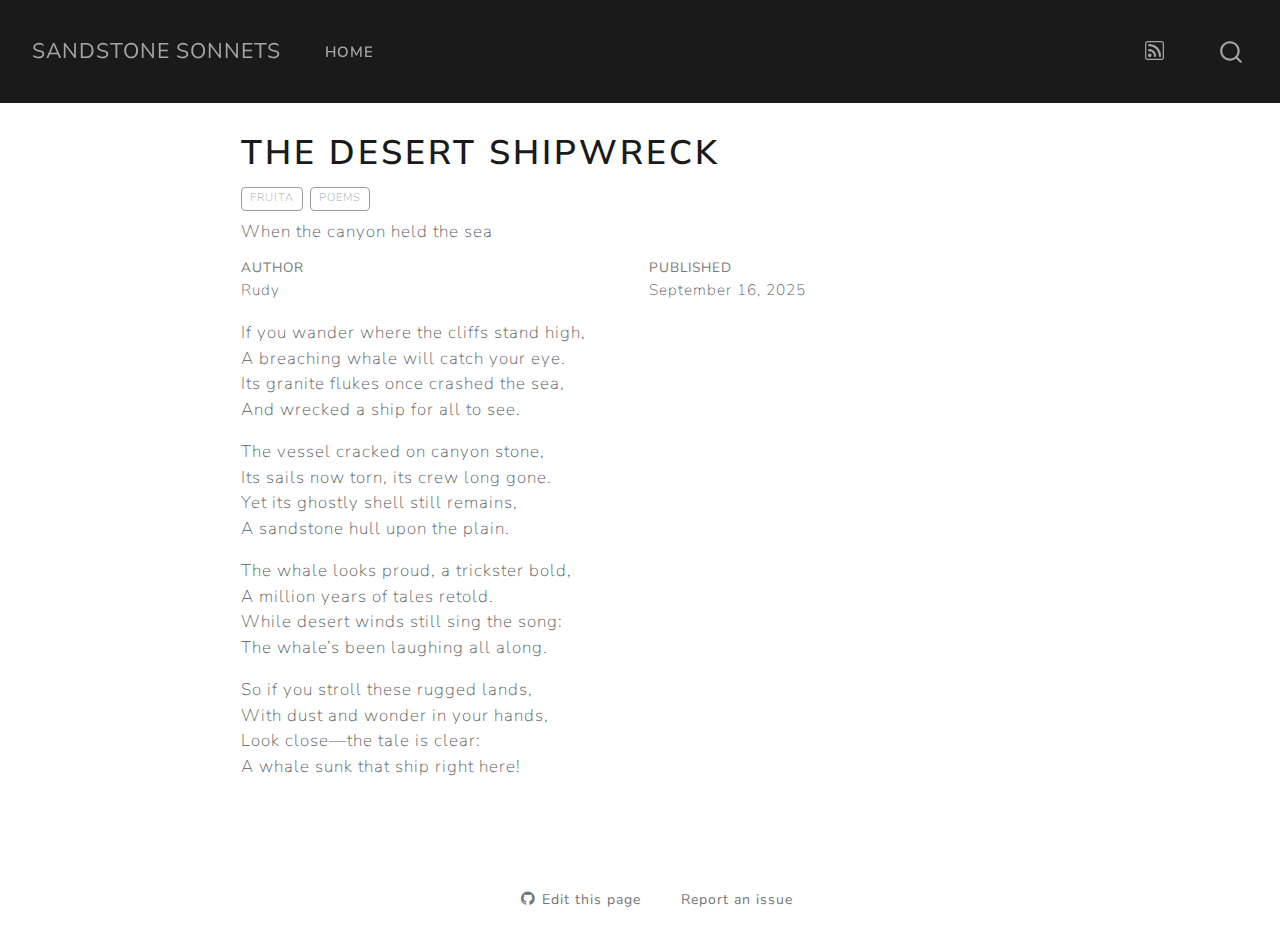
<file: poems/DesertShipwreck.html>
<!DOCTYPE html>
<html xmlns="http://www.w3.org/1999/xhtml" lang="en" xml:lang="en"><head>

<meta charset="utf-8">
<meta name="generator" content="quarto-1.8.24">

<meta name="viewport" content="width=device-width, initial-scale=1.0, user-scalable=yes">

<meta name="author" content="Rudy">
<meta name="dcterms.date" content="2025-09-16">
<meta name="description" content="When the canyon held the sea">

<title>The Desert Shipwreck – Sandstone Sonnets</title>
<style>
code{white-space: pre-wrap;}
span.smallcaps{font-variant: small-caps;}
div.columns{display: flex; gap: min(4vw, 1.5em);}
div.column{flex: auto; overflow-x: auto;}
div.hanging-indent{margin-left: 1.5em; text-indent: -1.5em;}
ul.task-list{list-style: none;}
ul.task-list li input[type="checkbox"] {
  width: 0.8em;
  margin: 0 0.8em 0.2em -1em; /* quarto-specific, see https://github.com/quarto-dev/quarto-cli/issues/4556 */ 
  vertical-align: middle;
}
</style>


<script src="../site_libs/quarto-nav/quarto-nav.js"></script>
<script src="../site_libs/quarto-nav/headroom.min.js"></script>
<script src="../site_libs/clipboard/clipboard.min.js"></script>
<script src="../site_libs/quarto-search/autocomplete.umd.js"></script>
<script src="../site_libs/quarto-search/fuse.min.js"></script>
<script src="../site_libs/quarto-search/quarto-search.js"></script>
<meta name="quarto:offset" content="../">
<script src="../site_libs/quarto-html/quarto.js" type="module"></script>
<script src="../site_libs/quarto-html/tabsets/tabsets.js" type="module"></script>
<script src="../site_libs/quarto-html/axe/axe-check.js" type="module"></script>
<script src="../site_libs/quarto-html/popper.min.js"></script>
<script src="../site_libs/quarto-html/tippy.umd.min.js"></script>
<script src="../site_libs/quarto-html/anchor.min.js"></script>
<link href="../site_libs/quarto-html/tippy.css" rel="stylesheet">
<link href="../site_libs/quarto-html/quarto-syntax-highlighting-dc55a5b9e770e841cd82e46aadbfb9b0.css" rel="stylesheet" id="quarto-text-highlighting-styles">
<script src="../site_libs/bootstrap/bootstrap.min.js"></script>
<link href="../site_libs/bootstrap/bootstrap-icons.css" rel="stylesheet">
<link href="../site_libs/bootstrap/bootstrap-41bd08ee53a546c992a4479a147415a1.min.css" rel="stylesheet" append-hash="true" id="quarto-bootstrap" data-mode="light">
<script id="quarto-search-options" type="application/json">{
  "location": "navbar",
  "copy-button": false,
  "collapse-after": 3,
  "panel-placement": "end",
  "type": "overlay",
  "limit": 50,
  "keyboard-shortcut": [
    "f",
    "/",
    "s"
  ],
  "show-item-context": false,
  "language": {
    "search-no-results-text": "No results",
    "search-matching-documents-text": "matching documents",
    "search-copy-link-title": "Copy link to search",
    "search-hide-matches-text": "Hide additional matches",
    "search-more-match-text": "more match in this document",
    "search-more-matches-text": "more matches in this document",
    "search-clear-button-title": "Clear",
    "search-text-placeholder": "",
    "search-detached-cancel-button-title": "Cancel",
    "search-submit-button-title": "Submit",
    "search-label": "Search"
  }
}</script>


</head>

<body class="nav-fixed fullcontent quarto-light">

<div id="quarto-search-results"></div>
  <header id="quarto-header" class="headroom fixed-top">
    <nav class="navbar navbar-expand-lg " data-bs-theme="dark">
      <div class="navbar-container container-fluid">
      <div class="navbar-brand-container mx-auto">
    <a href="../index.html" class="navbar-brand navbar-brand-logo">
    </a>
    <a class="navbar-brand" href="../index.html">
    <span class="navbar-title">Sandstone Sonnets</span>
    </a>
  </div>
            <div id="quarto-search" class="" title="Search"></div>
          <button class="navbar-toggler" type="button" data-bs-toggle="collapse" data-bs-target="#navbarCollapse" aria-controls="navbarCollapse" role="menu" aria-expanded="false" aria-label="Toggle navigation" onclick="if (window.quartoToggleHeadroom) { window.quartoToggleHeadroom(); }">
  <span class="navbar-toggler-icon"></span>
</button>
          <div class="collapse navbar-collapse" id="navbarCollapse">
            <ul class="navbar-nav navbar-nav-scroll me-auto">
  <li class="nav-item">
    <a class="nav-link" href="../index.html"> 
<span class="menu-text">Home</span></a>
  </li>  
</ul>
            <ul class="navbar-nav navbar-nav-scroll ms-auto">
  <li class="nav-item compact">
    <a class="nav-link" href="../index.xml"> <i class="bi bi-rss" role="img">
</i> 
<span class="menu-text"></span></a>
  </li>  
</ul>
          </div> <!-- /navcollapse -->
            <div class="quarto-navbar-tools">
</div>
      </div> <!-- /container-fluid -->
    </nav>
</header>
<!-- content -->
<div id="quarto-content" class="quarto-container page-columns page-rows-contents page-layout-article page-navbar">
<!-- sidebar -->
<!-- margin-sidebar -->
    
<!-- main -->
<main class="content" id="quarto-document-content">

<header id="title-block-header" class="quarto-title-block default">
<div class="quarto-title">
<h1 class="title">The Desert Shipwreck</h1>
  <div class="quarto-categories">
    <div class="quarto-category">fruita</div>
    <div class="quarto-category">poems</div>
  </div>
  </div>

<div>
  <div class="description">
    When the canyon held the sea
  </div>
</div>


<div class="quarto-title-meta">

    <div>
    <div class="quarto-title-meta-heading">Author</div>
    <div class="quarto-title-meta-contents">
             <p>Rudy </p>
          </div>
  </div>
    
    <div>
    <div class="quarto-title-meta-heading">Published</div>
    <div class="quarto-title-meta-contents">
      <p class="date">September 16, 2025</p>
    </div>
  </div>
  
    
  </div>
  


</header>


<p>If you wander where the cliffs stand high,<br>
A breaching whale will catch your eye.<br>
Its granite flukes once crashed the sea,<br>
And wrecked a ship for all to see.</p>
<p>The vessel cracked on canyon stone,<br>
Its sails now torn, its crew long gone.<br>
Yet its ghostly shell still remains,<br>
A sandstone hull upon the plain.</p>
<p>The whale looks proud, a trickster bold,<br>
A million years of tales retold.<br>
While desert winds still sing the song:<br>
The whale’s been laughing all along.</p>
<p>So if you stroll these rugged lands,<br>
With dust and wonder in your hands,<br>
Look close—the tale is clear:<br>
A whale sunk that ship right here!</p>



</main> <!-- /main -->
<script id="quarto-html-after-body" type="application/javascript">
  window.document.addEventListener("DOMContentLoaded", function (event) {
    const icon = "";
    const anchorJS = new window.AnchorJS();
    anchorJS.options = {
      placement: 'right',
      icon: icon
    };
    anchorJS.add('.anchored');
    const isCodeAnnotation = (el) => {
      for (const clz of el.classList) {
        if (clz.startsWith('code-annotation-')) {                     
          return true;
        }
      }
      return false;
    }
    const onCopySuccess = function(e) {
      // button target
      const button = e.trigger;
      // don't keep focus
      button.blur();
      // flash "checked"
      button.classList.add('code-copy-button-checked');
      var currentTitle = button.getAttribute("title");
      button.setAttribute("title", "Copied!");
      let tooltip;
      if (window.bootstrap) {
        button.setAttribute("data-bs-toggle", "tooltip");
        button.setAttribute("data-bs-placement", "left");
        button.setAttribute("data-bs-title", "Copied!");
        tooltip = new bootstrap.Tooltip(button, 
          { trigger: "manual", 
            customClass: "code-copy-button-tooltip",
            offset: [0, -8]});
        tooltip.show();    
      }
      setTimeout(function() {
        if (tooltip) {
          tooltip.hide();
          button.removeAttribute("data-bs-title");
          button.removeAttribute("data-bs-toggle");
          button.removeAttribute("data-bs-placement");
        }
        button.setAttribute("title", currentTitle);
        button.classList.remove('code-copy-button-checked');
      }, 1000);
      // clear code selection
      e.clearSelection();
    }
    const getTextToCopy = function(trigger) {
      const outerScaffold = trigger.parentElement.cloneNode(true);
      const codeEl = outerScaffold.querySelector('code');
      for (const childEl of codeEl.children) {
        if (isCodeAnnotation(childEl)) {
          childEl.remove();
        }
      }
      return codeEl.innerText;
    }
    const clipboard = new window.ClipboardJS('.code-copy-button:not([data-in-quarto-modal])', {
      text: getTextToCopy
    });
    clipboard.on('success', onCopySuccess);
    if (window.document.getElementById('quarto-embedded-source-code-modal')) {
      const clipboardModal = new window.ClipboardJS('.code-copy-button[data-in-quarto-modal]', {
        text: getTextToCopy,
        container: window.document.getElementById('quarto-embedded-source-code-modal')
      });
      clipboardModal.on('success', onCopySuccess);
    }
      var localhostRegex = new RegExp(/^(?:http|https):\/\/localhost\:?[0-9]*\//);
      var mailtoRegex = new RegExp(/^mailto:/);
        var filterRegex = new RegExp("https:\/\/thomascwells\.com\/sandstonesonnets\/");
      var isInternal = (href) => {
          return filterRegex.test(href) || localhostRegex.test(href) || mailtoRegex.test(href);
      }
      // Inspect non-navigation links and adorn them if external
     var links = window.document.querySelectorAll('a[href]:not(.nav-link):not(.navbar-brand):not(.toc-action):not(.sidebar-link):not(.sidebar-item-toggle):not(.pagination-link):not(.no-external):not([aria-hidden]):not(.dropdown-item):not(.quarto-navigation-tool):not(.about-link)');
      for (var i=0; i<links.length; i++) {
        const link = links[i];
        if (!isInternal(link.href)) {
          // undo the damage that might have been done by quarto-nav.js in the case of
          // links that we want to consider external
          if (link.dataset.originalHref !== undefined) {
            link.href = link.dataset.originalHref;
          }
        }
      }
    function tippyHover(el, contentFn, onTriggerFn, onUntriggerFn) {
      const config = {
        allowHTML: true,
        maxWidth: 500,
        delay: 100,
        arrow: false,
        appendTo: function(el) {
            return el.parentElement;
        },
        interactive: true,
        interactiveBorder: 10,
        theme: 'quarto',
        placement: 'bottom-start',
      };
      if (contentFn) {
        config.content = contentFn;
      }
      if (onTriggerFn) {
        config.onTrigger = onTriggerFn;
      }
      if (onUntriggerFn) {
        config.onUntrigger = onUntriggerFn;
      }
      window.tippy(el, config); 
    }
    const noterefs = window.document.querySelectorAll('a[role="doc-noteref"]');
    for (var i=0; i<noterefs.length; i++) {
      const ref = noterefs[i];
      tippyHover(ref, function() {
        // use id or data attribute instead here
        let href = ref.getAttribute('data-footnote-href') || ref.getAttribute('href');
        try { href = new URL(href).hash; } catch {}
        const id = href.replace(/^#\/?/, "");
        const note = window.document.getElementById(id);
        if (note) {
          return note.innerHTML;
        } else {
          return "";
        }
      });
    }
    const xrefs = window.document.querySelectorAll('a.quarto-xref');
    const processXRef = (id, note) => {
      // Strip column container classes
      const stripColumnClz = (el) => {
        el.classList.remove("page-full", "page-columns");
        if (el.children) {
          for (const child of el.children) {
            stripColumnClz(child);
          }
        }
      }
      stripColumnClz(note)
      if (id === null || id.startsWith('sec-')) {
        // Special case sections, only their first couple elements
        const container = document.createElement("div");
        if (note.children && note.children.length > 2) {
          container.appendChild(note.children[0].cloneNode(true));
          for (let i = 1; i < note.children.length; i++) {
            const child = note.children[i];
            if (child.tagName === "P" && child.innerText === "") {
              continue;
            } else {
              container.appendChild(child.cloneNode(true));
              break;
            }
          }
          if (window.Quarto?.typesetMath) {
            window.Quarto.typesetMath(container);
          }
          return container.innerHTML
        } else {
          if (window.Quarto?.typesetMath) {
            window.Quarto.typesetMath(note);
          }
          return note.innerHTML;
        }
      } else {
        // Remove any anchor links if they are present
        const anchorLink = note.querySelector('a.anchorjs-link');
        if (anchorLink) {
          anchorLink.remove();
        }
        if (window.Quarto?.typesetMath) {
          window.Quarto.typesetMath(note);
        }
        if (note.classList.contains("callout")) {
          return note.outerHTML;
        } else {
          return note.innerHTML;
        }
      }
    }
    for (var i=0; i<xrefs.length; i++) {
      const xref = xrefs[i];
      tippyHover(xref, undefined, function(instance) {
        instance.disable();
        let url = xref.getAttribute('href');
        let hash = undefined; 
        if (url.startsWith('#')) {
          hash = url;
        } else {
          try { hash = new URL(url).hash; } catch {}
        }
        if (hash) {
          const id = hash.replace(/^#\/?/, "");
          const note = window.document.getElementById(id);
          if (note !== null) {
            try {
              const html = processXRef(id, note.cloneNode(true));
              instance.setContent(html);
            } finally {
              instance.enable();
              instance.show();
            }
          } else {
            // See if we can fetch this
            fetch(url.split('#')[0])
            .then(res => res.text())
            .then(html => {
              const parser = new DOMParser();
              const htmlDoc = parser.parseFromString(html, "text/html");
              const note = htmlDoc.getElementById(id);
              if (note !== null) {
                const html = processXRef(id, note);
                instance.setContent(html);
              } 
            }).finally(() => {
              instance.enable();
              instance.show();
            });
          }
        } else {
          // See if we can fetch a full url (with no hash to target)
          // This is a special case and we should probably do some content thinning / targeting
          fetch(url)
          .then(res => res.text())
          .then(html => {
            const parser = new DOMParser();
            const htmlDoc = parser.parseFromString(html, "text/html");
            const note = htmlDoc.querySelector('main.content');
            if (note !== null) {
              // This should only happen for chapter cross references
              // (since there is no id in the URL)
              // remove the first header
              if (note.children.length > 0 && note.children[0].tagName === "HEADER") {
                note.children[0].remove();
              }
              const html = processXRef(null, note);
              instance.setContent(html);
            } 
          }).finally(() => {
            instance.enable();
            instance.show();
          });
        }
      }, function(instance) {
      });
    }
        let selectedAnnoteEl;
        const selectorForAnnotation = ( cell, annotation) => {
          let cellAttr = 'data-code-cell="' + cell + '"';
          let lineAttr = 'data-code-annotation="' +  annotation + '"';
          const selector = 'span[' + cellAttr + '][' + lineAttr + ']';
          return selector;
        }
        const selectCodeLines = (annoteEl) => {
          const doc = window.document;
          const targetCell = annoteEl.getAttribute("data-target-cell");
          const targetAnnotation = annoteEl.getAttribute("data-target-annotation");
          const annoteSpan = window.document.querySelector(selectorForAnnotation(targetCell, targetAnnotation));
          const lines = annoteSpan.getAttribute("data-code-lines").split(",");
          const lineIds = lines.map((line) => {
            return targetCell + "-" + line;
          })
          let top = null;
          let height = null;
          let parent = null;
          if (lineIds.length > 0) {
              //compute the position of the single el (top and bottom and make a div)
              const el = window.document.getElementById(lineIds[0]);
              top = el.offsetTop;
              height = el.offsetHeight;
              parent = el.parentElement.parentElement;
            if (lineIds.length > 1) {
              const lastEl = window.document.getElementById(lineIds[lineIds.length - 1]);
              const bottom = lastEl.offsetTop + lastEl.offsetHeight;
              height = bottom - top;
            }
            if (top !== null && height !== null && parent !== null) {
              // cook up a div (if necessary) and position it 
              let div = window.document.getElementById("code-annotation-line-highlight");
              if (div === null) {
                div = window.document.createElement("div");
                div.setAttribute("id", "code-annotation-line-highlight");
                div.style.position = 'absolute';
                parent.appendChild(div);
              }
              div.style.top = top - 2 + "px";
              div.style.height = height + 4 + "px";
              div.style.left = 0;
              let gutterDiv = window.document.getElementById("code-annotation-line-highlight-gutter");
              if (gutterDiv === null) {
                gutterDiv = window.document.createElement("div");
                gutterDiv.setAttribute("id", "code-annotation-line-highlight-gutter");
                gutterDiv.style.position = 'absolute';
                const codeCell = window.document.getElementById(targetCell);
                const gutter = codeCell.querySelector('.code-annotation-gutter');
                gutter.appendChild(gutterDiv);
              }
              gutterDiv.style.top = top - 2 + "px";
              gutterDiv.style.height = height + 4 + "px";
            }
            selectedAnnoteEl = annoteEl;
          }
        };
        const unselectCodeLines = () => {
          const elementsIds = ["code-annotation-line-highlight", "code-annotation-line-highlight-gutter"];
          elementsIds.forEach((elId) => {
            const div = window.document.getElementById(elId);
            if (div) {
              div.remove();
            }
          });
          selectedAnnoteEl = undefined;
        };
          // Handle positioning of the toggle
      window.addEventListener(
        "resize",
        throttle(() => {
          elRect = undefined;
          if (selectedAnnoteEl) {
            selectCodeLines(selectedAnnoteEl);
          }
        }, 10)
      );
      function throttle(fn, ms) {
      let throttle = false;
      let timer;
        return (...args) => {
          if(!throttle) { // first call gets through
              fn.apply(this, args);
              throttle = true;
          } else { // all the others get throttled
              if(timer) clearTimeout(timer); // cancel #2
              timer = setTimeout(() => {
                fn.apply(this, args);
                timer = throttle = false;
              }, ms);
          }
        };
      }
        // Attach click handler to the DT
        const annoteDls = window.document.querySelectorAll('dt[data-target-cell]');
        for (const annoteDlNode of annoteDls) {
          annoteDlNode.addEventListener('click', (event) => {
            const clickedEl = event.target;
            if (clickedEl !== selectedAnnoteEl) {
              unselectCodeLines();
              const activeEl = window.document.querySelector('dt[data-target-cell].code-annotation-active');
              if (activeEl) {
                activeEl.classList.remove('code-annotation-active');
              }
              selectCodeLines(clickedEl);
              clickedEl.classList.add('code-annotation-active');
            } else {
              // Unselect the line
              unselectCodeLines();
              clickedEl.classList.remove('code-annotation-active');
            }
          });
        }
    const findCites = (el) => {
      const parentEl = el.parentElement;
      if (parentEl) {
        const cites = parentEl.dataset.cites;
        if (cites) {
          return {
            el,
            cites: cites.split(' ')
          };
        } else {
          return findCites(el.parentElement)
        }
      } else {
        return undefined;
      }
    };
    var bibliorefs = window.document.querySelectorAll('a[role="doc-biblioref"]');
    for (var i=0; i<bibliorefs.length; i++) {
      const ref = bibliorefs[i];
      const citeInfo = findCites(ref);
      if (citeInfo) {
        tippyHover(citeInfo.el, function() {
          var popup = window.document.createElement('div');
          citeInfo.cites.forEach(function(cite) {
            var citeDiv = window.document.createElement('div');
            citeDiv.classList.add('hanging-indent');
            citeDiv.classList.add('csl-entry');
            var biblioDiv = window.document.getElementById('ref-' + cite);
            if (biblioDiv) {
              citeDiv.innerHTML = biblioDiv.innerHTML;
            }
            popup.appendChild(citeDiv);
          });
          return popup.innerHTML;
        });
      }
    }
  });
  </script>
</div> <!-- /content -->




<footer class="footer"><div class="nav-footer"><div class="nav-footer-center"><div class="toc-actions"><ul><li><a href="https://github.com/thomascwells/sandstonesonnets/edit/main/poems/DesertShipwreck.qmd" class="toc-action"><i class="bi bi-github"></i>Edit this page</a></li><li><a href="https://github.com/thomascwells/sandstonesonnets/issues/new" class="toc-action"><i class="bi empty"></i>Report an issue</a></li></ul></div></div></div></footer></body></html>
</file>
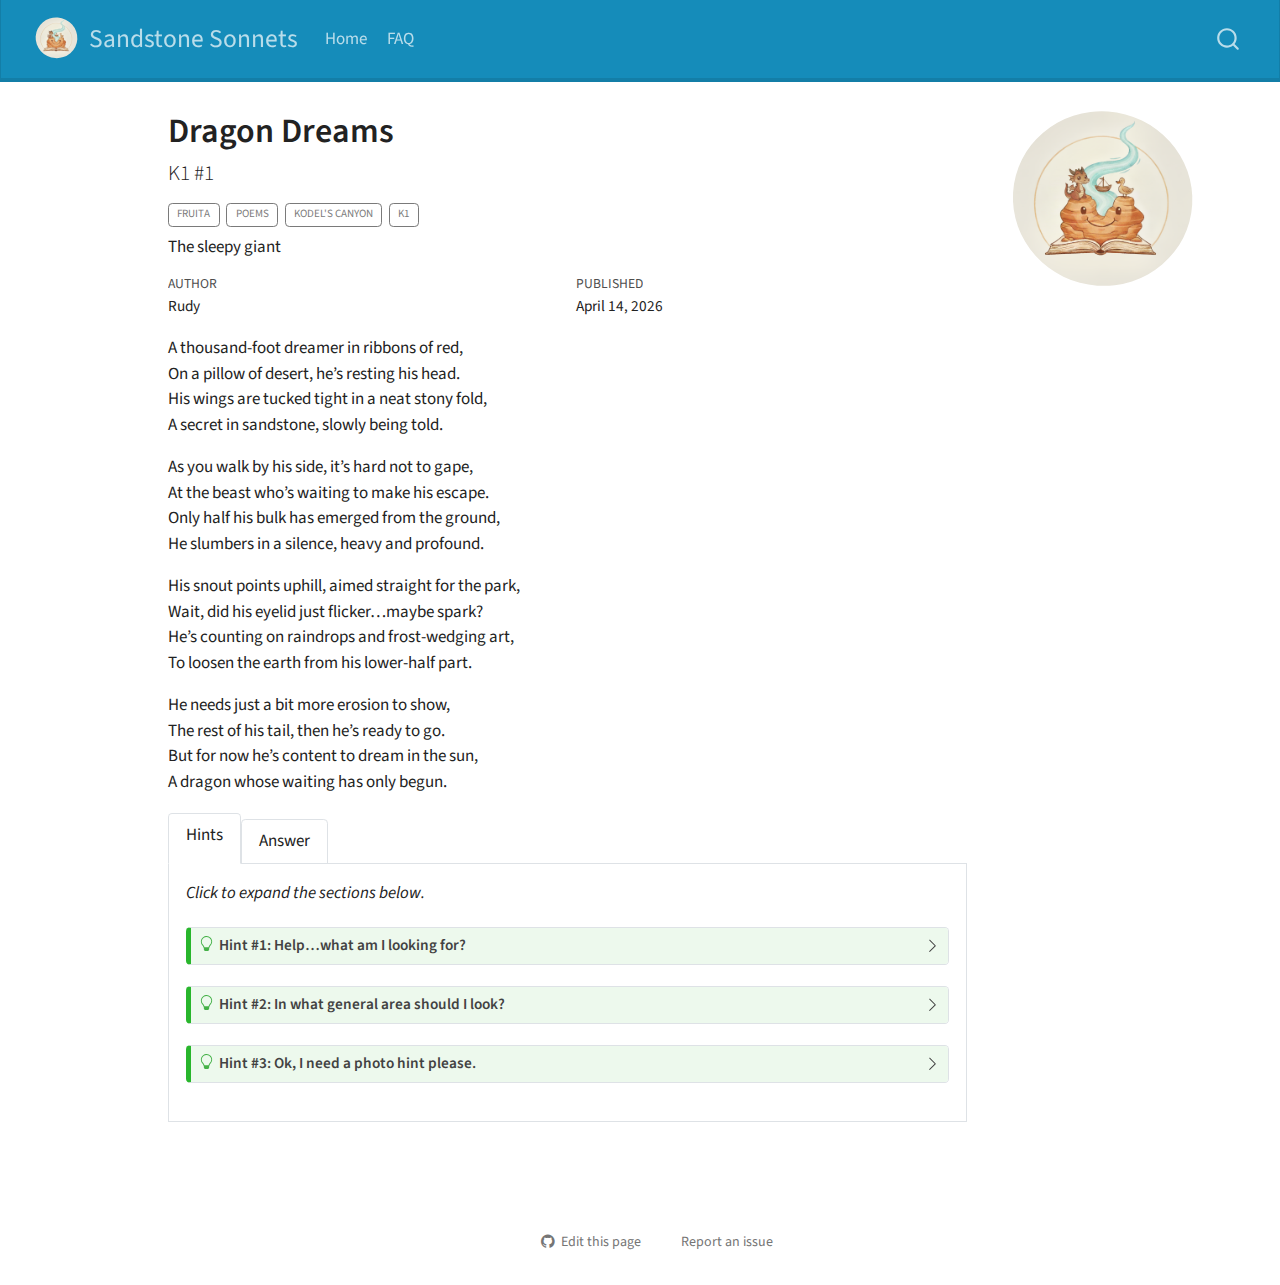
<file: poems/dragon.html>
<!DOCTYPE html>
<html xmlns="http://www.w3.org/1999/xhtml" lang="en" xml:lang="en"><head>

<meta charset="utf-8">
<meta name="generator" content="quarto-1.9.37">

<meta name="viewport" content="width=device-width, initial-scale=1.0, user-scalable=yes">

<meta name="author" content="Rudy">
<meta name="dcterms.date" content="2026-04-14">
<meta name="description" content="The sleepy giant">

<title>Dragon Dreams – Sandstone Sonnets</title>
<style>
/* Default styles provided by pandoc.
** See https://pandoc.org/MANUAL.html#variables-for-html for config info.
*/
code{white-space: pre-wrap;}
span.smallcaps{font-variant: small-caps;}
div.columns{display: flex; gap: min(4vw, 1.5em);}
div.column{flex: auto; overflow-x: auto;}
div.hanging-indent{margin-left: 1.5em; text-indent: -1.5em;}
ul.task-list{list-style: none;}
ul.task-list li input[type="checkbox"] {
  width: 0.8em;
  margin: 0 0.8em 0.2em -1em; /* quarto-specific, see https://github.com/quarto-dev/quarto-cli/issues/4556 */ 
  vertical-align: middle;
}
</style>


<script src="../site_libs/quarto-nav/quarto-nav.js"></script>
<script src="../site_libs/quarto-nav/headroom.min.js"></script>
<script src="../site_libs/clipboard/clipboard.min.js"></script>
<script src="../site_libs/quarto-search/autocomplete.umd.js"></script>
<script src="../site_libs/quarto-search/fuse.min.js"></script>
<script src="../site_libs/quarto-search/quarto-search.js"></script>
<meta name="quarto:offset" content="../">
<link href="..//poems/images/logo_circle.svg" rel="icon" type="image/svg+xml">
<script src="../site_libs/quarto-html/quarto.js" type="module"></script>
<script src="../site_libs/quarto-html/tabsets/tabsets.js" type="module"></script>
<script src="../site_libs/quarto-html/popper.min.js"></script>
<script src="../site_libs/quarto-html/tippy.umd.min.js"></script>
<script src="../site_libs/quarto-html/anchor.min.js"></script>
<link href="../site_libs/quarto-html/tippy.css" rel="stylesheet">
<link href="../site_libs/quarto-html/quarto-syntax-highlighting-7f8f88aac4f3542376d5c11b86a4c14d.css" rel="stylesheet" id="quarto-text-highlighting-styles">
<script src="../site_libs/bootstrap/bootstrap.min.js"></script>
<link href="../site_libs/bootstrap/bootstrap-icons.css" rel="stylesheet">
<link href="../site_libs/bootstrap/bootstrap-1fa89b94116c107d6ffe2fb26b06054e.min.css" rel="stylesheet" append-hash="true" id="quarto-bootstrap" data-mode="light">
<script id="quarto-search-options" type="application/json">{
  "location": "navbar",
  "copy-button": false,
  "collapse-after": 3,
  "panel-placement": "end",
  "type": "overlay",
  "limit": 50,
  "keyboard-shortcut": [
    "f",
    "/",
    "s"
  ],
  "show-item-context": false,
  "language": {
    "search-no-results-text": "No results",
    "search-matching-documents-text": "matching documents",
    "search-copy-link-title": "Copy link to search",
    "search-hide-matches-text": "Hide additional matches",
    "search-more-match-text": "more match in this document",
    "search-more-matches-text": "more matches in this document",
    "search-clear-button-title": "Clear",
    "search-text-placeholder": "",
    "search-detached-cancel-button-title": "Cancel",
    "search-submit-button-title": "Submit",
    "search-label": "Search"
  }
}</script>


<link rel="stylesheet" href="../styles.css">
</head>

<body class="nav-fixed quarto-light">

<div id="quarto-search-results"></div>
  <header id="quarto-header" class="headroom fixed-top">
    <nav class="navbar navbar-expand-lg " data-bs-theme="dark">
      <div class="navbar-container container-fluid">
      <div class="navbar-brand-container mx-auto">
    <a href="../index.html" class="navbar-brand navbar-brand-logo">
    <img src="../poems/images/logo_circle.svg" alt="" class="navbar-logo light-content">
    <img src="../poems/images/logo_circle.svg" alt="" class="navbar-logo dark-content">
    </a>
    <a class="navbar-brand" href="../index.html">
    <span class="navbar-title">Sandstone Sonnets</span>
    </a>
  </div>
            <div id="quarto-search" class="" title="Search"></div>
          <button class="navbar-toggler" type="button" data-bs-toggle="collapse" data-bs-target="#navbarCollapse" aria-controls="navbarCollapse" role="menu" aria-expanded="false" aria-label="Toggle navigation" onclick="if (window.quartoToggleHeadroom) { window.quartoToggleHeadroom(); }">
  <span class="navbar-toggler-icon"></span>
</button>
          <div class="collapse navbar-collapse" id="navbarCollapse">
            <ul class="navbar-nav navbar-nav-scroll me-auto">
  <li class="nav-item">
    <a class="nav-link" href="../index.html"> 
<span class="menu-text">Home</span></a>
  </li>  
  <li class="nav-item">
    <a class="nav-link" href="../faq.html"> 
<span class="menu-text">FAQ</span></a>
  </li>  
</ul>
          </div> <!-- /navcollapse -->
            <div class="quarto-navbar-tools">
</div>
      </div> <!-- /container-fluid -->
    </nav>
</header>
<!-- content -->
<div id="quarto-content" class="quarto-container page-columns page-rows-contents page-layout-article page-navbar">
<!-- sidebar -->
<!-- margin-sidebar -->
    <div id="quarto-margin-sidebar" class="sidebar margin-sidebar"><div class="quarto-margin-header"><div class="margin-header-item">
<p><img src="../poems/images/logo_circle.svg" class="img-fluid"></p>
</div></div>
    </div>
<!-- main -->
<main class="content" id="quarto-document-content">

<header id="title-block-header" class="quarto-title-block default">
<div class="quarto-title">
<h1 class="title">Dragon Dreams</h1>
<p class="subtitle lead">K1 #1</p>
  <div class="quarto-categories">
    <div class="quarto-category">fruita</div>
    <div class="quarto-category">poems</div>
    <div class="quarto-category">kodel's canyon</div>
    <div class="quarto-category">K1</div>
  </div>
  </div>

<div>
  <div class="description">
    The sleepy giant
  </div>
</div>


<div class="quarto-title-meta">

    <div>
    <div class="quarto-title-meta-heading">Author</div>
    <div class="quarto-title-meta-contents">
             <p>Rudy </p>
          </div>
  </div>
    
    <div>
    <div class="quarto-title-meta-heading">Published</div>
    <div class="quarto-title-meta-contents">
      <p class="date">April 14, 2026</p>
    </div>
  </div>
  
    
  </div>
  


</header>


<p>A thousand-foot dreamer in ribbons of red,<br>
On a pillow of desert, he’s resting his head.<br>
His wings are tucked tight in a neat stony fold,<br>
A secret in sandstone, slowly being told.</p>
<p>As you walk by his side, it’s hard not to gape,<br>
At the beast who’s waiting to make his escape.<br>
Only half his bulk has emerged from the ground,<br>
He slumbers in a silence, heavy and profound.</p>
<p>His snout points uphill, aimed straight for the park,<br>
Wait, did his eyelid just flicker…maybe spark?<br>
He’s counting on raindrops and frost-wedging art,<br>
To loosen the earth from his lower-half part.</p>
<p>He needs just a bit more erosion to show,<br>
The rest of his tail, then he’s ready to go.<br>
But for now he’s content to dream in the sun,<br>
A dragon whose waiting has only begun.</p>
<div class="tabset-margin-container"></div><div class="panel-tabset">
<ul class="nav nav-tabs" role="tablist"><li class="nav-item" role="presentation"><a class="nav-link active" id="tabset-1-1-tab" data-bs-toggle="tab" data-bs-target="#tabset-1-1" role="tab" aria-controls="tabset-1-1" aria-selected="true" href="">Hints</a></li><li class="nav-item" role="presentation"><a class="nav-link" id="tabset-1-2-tab" data-bs-toggle="tab" data-bs-target="#tabset-1-2" role="tab" aria-controls="tabset-1-2" aria-selected="false" href="">Answer</a></li></ul>
<div class="tab-content">
<div id="tabset-1-1" class="tab-pane active" role="tabpanel" aria-labelledby="tabset-1-1-tab">
<p><em>Click to expand the sections below.</em></p>
<div class="callout callout-style-default callout-tip callout-titled">
<div class="callout-header d-flex align-content-center collapsed" data-bs-toggle="collapse" data-bs-target=".callout-1-contents" aria-controls="callout-1" aria-expanded="false" aria-label="Toggle callout">
<div class="callout-icon-container">
<i class="callout-icon"></i>
</div>
<div class="callout-title-container flex-fill">
<span class="screen-reader-only">Tip</span>Hint #1: Help…what am I looking for?
</div>
<div class="callout-btn-toggle d-inline-block border-0 py-1 ps-1 pe-0 float-end"><i class="callout-toggle"></i></div>
</div>
<div id="callout-1" class="callout-1-contents callout-collapse collapse">
<div class="callout-body-container callout-body">
<p>Somewhere on the K1 trail, you’ll find a large rock formation shaped like a dragon who is laying on the ground fast asleep.</p>
</div>
</div>
</div>
<div class="callout callout-style-default callout-tip callout-titled">
<div class="callout-header d-flex align-content-center collapsed" data-bs-toggle="collapse" data-bs-target=".callout-2-contents" aria-controls="callout-2" aria-expanded="false" aria-label="Toggle callout">
<div class="callout-icon-container">
<i class="callout-icon"></i>
</div>
<div class="callout-title-container flex-fill">
<span class="screen-reader-only">Tip</span>Hint #2: In what general area should I look?
</div>
<div class="callout-btn-toggle d-inline-block border-0 py-1 ps-1 pe-0 float-end"><i class="callout-toggle"></i></div>
</div>
<div id="callout-2" class="callout-2-contents callout-collapse collapse">
<div class="callout-body-container callout-body">
<div class="quarto-figure quarto-figure-center">
<figure class="figure">
<p><a href="https://www.openstreetmap.org/directions?engine=fossgis_osrm_foot&amp;route=39.12921%2C-108.74373%3B39.126374%2C-108.744156#map=17/39.128147/-108.743727&amp;layers=P"><img src="images/k1_dragon_map_hint.png" class="img-fluid figure-img"></a></p>
<figcaption>This feature can be found somewhere along the section of trail highlighted in purple above. Click for an interactive map.</figcaption>
</figure>
</div>
</div>
</div>
</div>
<div class="callout callout-style-default callout-tip callout-titled">
<div class="callout-header d-flex align-content-center collapsed" data-bs-toggle="collapse" data-bs-target=".callout-3-contents" aria-controls="callout-3" aria-expanded="false" aria-label="Toggle callout">
<div class="callout-icon-container">
<i class="callout-icon"></i>
</div>
<div class="callout-title-container flex-fill">
<span class="screen-reader-only">Tip</span>Hint #3: Ok, I need a photo hint please.
</div>
<div class="callout-btn-toggle d-inline-block border-0 py-1 ps-1 pe-0 float-end"><i class="callout-toggle"></i></div>
</div>
<div id="callout-3" class="callout-3-contents callout-collapse collapse">
<div class="callout-body-container callout-body">
<div class="quarto-figure quarto-figure-center">
<figure class="figure">
<p><img src="images/k1_dragon_hint.jpg" class="img-blur2 img-fluid figure-img"></p>
<figcaption>Here’s a blurred version of the location you’re looking for. Can you find this area?</figcaption>
</figure>
</div>
</div>
</div>
</div>
</div>
<div id="tabset-1-2" class="tab-pane" role="tabpanel" aria-labelledby="tabset-1-2-tab">
<div class="callout callout-style-simple callout-tip no-icon">
<div class="callout-body d-flex">
<div class="callout-icon-container">
<i class="callout-icon no-icon"></i>
</div>
<div class="callout-body-container">
<p><a href="images/k1_dragon_answer_annotated.jpg"><img src="images/k1_dragon_answer_annotated.jpg" class="img-fluid"></a></p>
<p>GPS coordinates of this photo: 39.12734, -108.74400</p>
<div class="quarto-figure quarto-figure-center">
<figure class="figure">
<p><a href="https://www.openstreetmap.org/?mlat=39.12734&amp;mlon=-108.74400&amp;zoom=19"><img src="images/k1_dragon_map.png" class="img-fluid figure-img"></a></p>
<figcaption>Click for interactive map</figcaption>
</figure>
</div>
</div>
</div>
</div>


</div>
</div>
</div>

</main> <!-- /main -->
<script id="quarto-html-after-body" type="application/javascript">
  window.document.addEventListener("DOMContentLoaded", function (event) {
    const icon = "";
    const anchorJS = new window.AnchorJS();
    anchorJS.options = {
      placement: 'right',
      icon: icon
    };
    anchorJS.add('.anchored');
    const isCodeAnnotation = (el) => {
      for (const clz of el.classList) {
        if (clz.startsWith('code-annotation-')) {                     
          return true;
        }
      }
      return false;
    }
    const onCopySuccess = function(e) {
      // button target
      const button = e.trigger;
      // don't keep focus
      button.blur();
      // flash "checked"
      button.classList.add('code-copy-button-checked');
      var currentTitle = button.getAttribute("title");
      button.setAttribute("title", "Copied!");
      let tooltip;
      if (window.bootstrap) {
        button.setAttribute("data-bs-toggle", "tooltip");
        button.setAttribute("data-bs-placement", "left");
        button.setAttribute("data-bs-title", "Copied!");
        tooltip = new bootstrap.Tooltip(button, 
          { trigger: "manual", 
            customClass: "code-copy-button-tooltip",
            offset: [0, -8]});
        tooltip.show();    
      }
      setTimeout(function() {
        if (tooltip) {
          tooltip.hide();
          button.removeAttribute("data-bs-title");
          button.removeAttribute("data-bs-toggle");
          button.removeAttribute("data-bs-placement");
        }
        button.setAttribute("title", currentTitle);
        button.classList.remove('code-copy-button-checked');
      }, 1000);
      // clear code selection
      e.clearSelection();
    }
    const getTextToCopy = function(trigger) {
      const outerScaffold = trigger.parentElement.cloneNode(true);
      const codeEl = outerScaffold.querySelector('code');
      for (const childEl of codeEl.children) {
        if (isCodeAnnotation(childEl)) {
          childEl.remove();
        }
      }
      return codeEl.innerText;
    }
    const clipboard = new window.ClipboardJS('.code-copy-button:not([data-in-quarto-modal])', {
      text: getTextToCopy
    });
    clipboard.on('success', onCopySuccess);
    if (window.document.getElementById('quarto-embedded-source-code-modal')) {
      const clipboardModal = new window.ClipboardJS('.code-copy-button[data-in-quarto-modal]', {
        text: getTextToCopy,
        container: window.document.getElementById('quarto-embedded-source-code-modal')
      });
      clipboardModal.on('success', onCopySuccess);
    }
      var localhostRegex = new RegExp(/^(?:http|https):\/\/localhost\:?[0-9]*\//);
      var mailtoRegex = new RegExp(/^mailto:/);
        var filterRegex = new RegExp("https:\/\/thomascwells\.com\/sandstonesonnets\/");
      var isInternal = (href) => {
          return filterRegex.test(href) || localhostRegex.test(href) || mailtoRegex.test(href);
      }
      // Inspect non-navigation links and adorn them if external
     var links = window.document.querySelectorAll('a[href]:not(.nav-link):not(.navbar-brand):not(.toc-action):not(.sidebar-link):not(.sidebar-item-toggle):not(.pagination-link):not(.no-external):not([aria-hidden]):not(.dropdown-item):not(.quarto-navigation-tool):not(.about-link)');
      for (var i=0; i<links.length; i++) {
        const link = links[i];
        if (!isInternal(link.href)) {
          // undo the damage that might have been done by quarto-nav.js in the case of
          // links that we want to consider external
          if (link.dataset.originalHref !== undefined) {
            link.href = link.dataset.originalHref;
          }
        }
      }
    function tippyHover(el, contentFn, onTriggerFn, onUntriggerFn) {
      const config = {
        allowHTML: true,
        maxWidth: 500,
        delay: 100,
        arrow: false,
        appendTo: function(el) {
            return el.parentElement;
        },
        interactive: true,
        interactiveBorder: 10,
        theme: 'quarto',
        placement: 'bottom-start',
      };
      if (contentFn) {
        config.content = contentFn;
      }
      if (onTriggerFn) {
        config.onTrigger = onTriggerFn;
      }
      if (onUntriggerFn) {
        config.onUntrigger = onUntriggerFn;
      }
      window.tippy(el, config); 
    }
    const noterefs = window.document.querySelectorAll('a[role="doc-noteref"]');
    for (var i=0; i<noterefs.length; i++) {
      const ref = noterefs[i];
      tippyHover(ref, function() {
        // use id or data attribute instead here
        let href = ref.getAttribute('data-footnote-href') || ref.getAttribute('href');
        try { href = new URL(href).hash; } catch {}
        const id = href.replace(/^#\/?/, "");
        const note = window.document.getElementById(id);
        if (note) {
          return note.innerHTML;
        } else {
          return "";
        }
      });
    }
    const xrefs = window.document.querySelectorAll('a.quarto-xref');
    const processXRef = (id, note) => {
      // Strip column container classes
      const stripColumnClz = (el) => {
        el.classList.remove("page-full", "page-columns");
        if (el.children) {
          for (const child of el.children) {
            stripColumnClz(child);
          }
        }
      }
      stripColumnClz(note)
      if (id === null || id.startsWith('sec-')) {
        // Special case sections, only their first couple elements
        const container = document.createElement("div");
        if (note.children && note.children.length > 2) {
          container.appendChild(note.children[0].cloneNode(true));
          for (let i = 1; i < note.children.length; i++) {
            const child = note.children[i];
            if (child.tagName === "P" && child.innerText === "") {
              continue;
            } else {
              container.appendChild(child.cloneNode(true));
              break;
            }
          }
          if (window.Quarto?.typesetMath) {
            window.Quarto.typesetMath(container);
          }
          return container.innerHTML
        } else {
          if (window.Quarto?.typesetMath) {
            window.Quarto.typesetMath(note);
          }
          return note.innerHTML;
        }
      } else {
        // Remove any anchor links if they are present
        const anchorLink = note.querySelector('a.anchorjs-link');
        if (anchorLink) {
          anchorLink.remove();
        }
        if (window.Quarto?.typesetMath) {
          window.Quarto.typesetMath(note);
        }
        if (note.classList.contains("callout")) {
          return note.outerHTML;
        } else {
          return note.innerHTML;
        }
      }
    }
    for (var i=0; i<xrefs.length; i++) {
      const xref = xrefs[i];
      tippyHover(xref, undefined, function(instance) {
        instance.disable();
        let url = xref.getAttribute('href');
        let hash = undefined; 
        if (url.startsWith('#')) {
          hash = url;
        } else {
          try { hash = new URL(url).hash; } catch {}
        }
        if (hash) {
          const id = hash.replace(/^#\/?/, "");
          const note = window.document.getElementById(id);
          if (note !== null) {
            try {
              const html = processXRef(id, note.cloneNode(true));
              instance.setContent(html);
            } finally {
              instance.enable();
              instance.show();
            }
          } else {
            // See if we can fetch this
            fetch(url.split('#')[0])
            .then(res => res.text())
            .then(html => {
              const parser = new DOMParser();
              const htmlDoc = parser.parseFromString(html, "text/html");
              const note = htmlDoc.getElementById(id);
              if (note !== null) {
                const html = processXRef(id, note);
                instance.setContent(html);
              } 
            }).finally(() => {
              instance.enable();
              instance.show();
            });
          }
        } else {
          // See if we can fetch a full url (with no hash to target)
          // This is a special case and we should probably do some content thinning / targeting
          fetch(url)
          .then(res => res.text())
          .then(html => {
            const parser = new DOMParser();
            const htmlDoc = parser.parseFromString(html, "text/html");
            const note = htmlDoc.querySelector('main.content');
            if (note !== null) {
              // This should only happen for chapter cross references
              // (since there is no id in the URL)
              // remove the first header
              if (note.children.length > 0 && note.children[0].tagName === "HEADER") {
                note.children[0].remove();
              }
              const html = processXRef(null, note);
              instance.setContent(html);
            } 
          }).finally(() => {
            instance.enable();
            instance.show();
          });
        }
      }, function(instance) {
      });
    }
        let selectedAnnoteEl;
        const selectorForAnnotation = ( cell, annotation) => {
          let cellAttr = 'data-code-cell="' + cell + '"';
          let lineAttr = 'data-code-annotation="' +  annotation + '"';
          const selector = 'span[' + cellAttr + '][' + lineAttr + ']';
          return selector;
        }
        const selectCodeLines = (annoteEl) => {
          const doc = window.document;
          const targetCell = annoteEl.getAttribute("data-target-cell");
          const targetAnnotation = annoteEl.getAttribute("data-target-annotation");
          const annoteSpan = window.document.querySelector(selectorForAnnotation(targetCell, targetAnnotation));
          const lines = annoteSpan.getAttribute("data-code-lines").split(",");
          const lineIds = lines.map((line) => {
            return targetCell + "-" + line;
          })
          let top = null;
          let height = null;
          let parent = null;
          if (lineIds.length > 0) {
              //compute the position of the single el (top and bottom and make a div)
              const el = window.document.getElementById(lineIds[0]);
              top = el.offsetTop;
              height = el.offsetHeight;
              parent = el.parentElement.parentElement;
            if (lineIds.length > 1) {
              const lastEl = window.document.getElementById(lineIds[lineIds.length - 1]);
              const bottom = lastEl.offsetTop + lastEl.offsetHeight;
              height = bottom - top;
            }
            if (top !== null && height !== null && parent !== null) {
              // cook up a div (if necessary) and position it 
              let div = window.document.getElementById("code-annotation-line-highlight");
              if (div === null) {
                div = window.document.createElement("div");
                div.setAttribute("id", "code-annotation-line-highlight");
                div.style.position = 'absolute';
                parent.appendChild(div);
              }
              div.style.top = top - 2 + "px";
              div.style.height = height + 4 + "px";
              div.style.left = 0;
              let gutterDiv = window.document.getElementById("code-annotation-line-highlight-gutter");
              if (gutterDiv === null) {
                gutterDiv = window.document.createElement("div");
                gutterDiv.setAttribute("id", "code-annotation-line-highlight-gutter");
                gutterDiv.style.position = 'absolute';
                const codeCell = window.document.getElementById(targetCell);
                const gutter = codeCell.querySelector('.code-annotation-gutter');
                gutter.appendChild(gutterDiv);
              }
              gutterDiv.style.top = top - 2 + "px";
              gutterDiv.style.height = height + 4 + "px";
            }
            selectedAnnoteEl = annoteEl;
          }
        };
        const unselectCodeLines = () => {
          const elementsIds = ["code-annotation-line-highlight", "code-annotation-line-highlight-gutter"];
          elementsIds.forEach((elId) => {
            const div = window.document.getElementById(elId);
            if (div) {
              div.remove();
            }
          });
          selectedAnnoteEl = undefined;
        };
          // Handle positioning of the toggle
      window.addEventListener(
        "resize",
        throttle(() => {
          elRect = undefined;
          if (selectedAnnoteEl) {
            selectCodeLines(selectedAnnoteEl);
          }
        }, 10)
      );
      function throttle(fn, ms) {
      let throttle = false;
      let timer;
        return (...args) => {
          if(!throttle) { // first call gets through
              fn.apply(this, args);
              throttle = true;
          } else { // all the others get throttled
              if(timer) clearTimeout(timer); // cancel #2
              timer = setTimeout(() => {
                fn.apply(this, args);
                timer = throttle = false;
              }, ms);
          }
        };
      }
        // Attach click handler to the DT
        const annoteDls = window.document.querySelectorAll('dt[data-target-cell]');
        for (const annoteDlNode of annoteDls) {
          annoteDlNode.addEventListener('click', (event) => {
            const clickedEl = event.target;
            if (clickedEl !== selectedAnnoteEl) {
              unselectCodeLines();
              const activeEl = window.document.querySelector('dt[data-target-cell].code-annotation-active');
              if (activeEl) {
                activeEl.classList.remove('code-annotation-active');
              }
              selectCodeLines(clickedEl);
              clickedEl.classList.add('code-annotation-active');
            } else {
              // Unselect the line
              unselectCodeLines();
              clickedEl.classList.remove('code-annotation-active');
            }
          });
        }
    const findCites = (el) => {
      const parentEl = el.parentElement;
      if (parentEl) {
        const cites = parentEl.dataset.cites;
        if (cites) {
          return {
            el,
            cites: cites.split(' ')
          };
        } else {
          return findCites(el.parentElement)
        }
      } else {
        return undefined;
      }
    };
    var bibliorefs = window.document.querySelectorAll('a[role="doc-biblioref"]');
    for (var i=0; i<bibliorefs.length; i++) {
      const ref = bibliorefs[i];
      const citeInfo = findCites(ref);
      if (citeInfo) {
        tippyHover(citeInfo.el, function() {
          var popup = window.document.createElement('div');
          citeInfo.cites.forEach(function(cite) {
            var citeDiv = window.document.createElement('div');
            citeDiv.classList.add('hanging-indent');
            citeDiv.classList.add('csl-entry');
            var biblioDiv = window.document.getElementById('ref-' + cite);
            if (biblioDiv) {
              citeDiv.innerHTML = biblioDiv.innerHTML;
            }
            popup.appendChild(citeDiv);
          });
          return popup.innerHTML;
        });
      }
    }
  });
  </script>
</div> <!-- /content -->




<footer class="footer"><div class="nav-footer"><div class="nav-footer-center"><div class="toc-actions"><ul><li><a href="https://github.com/thomascwells/sandstonesonnets/edit/main/poems/dragon.qmd" class="toc-action"><i class="bi bi-github"></i>Edit this page</a></li><li><a href="https://github.com/thomascwells/sandstonesonnets/issues/new" class="toc-action"><i class="bi empty"></i>Report an issue</a></li></ul></div></div></div></footer></body></html>
</file>
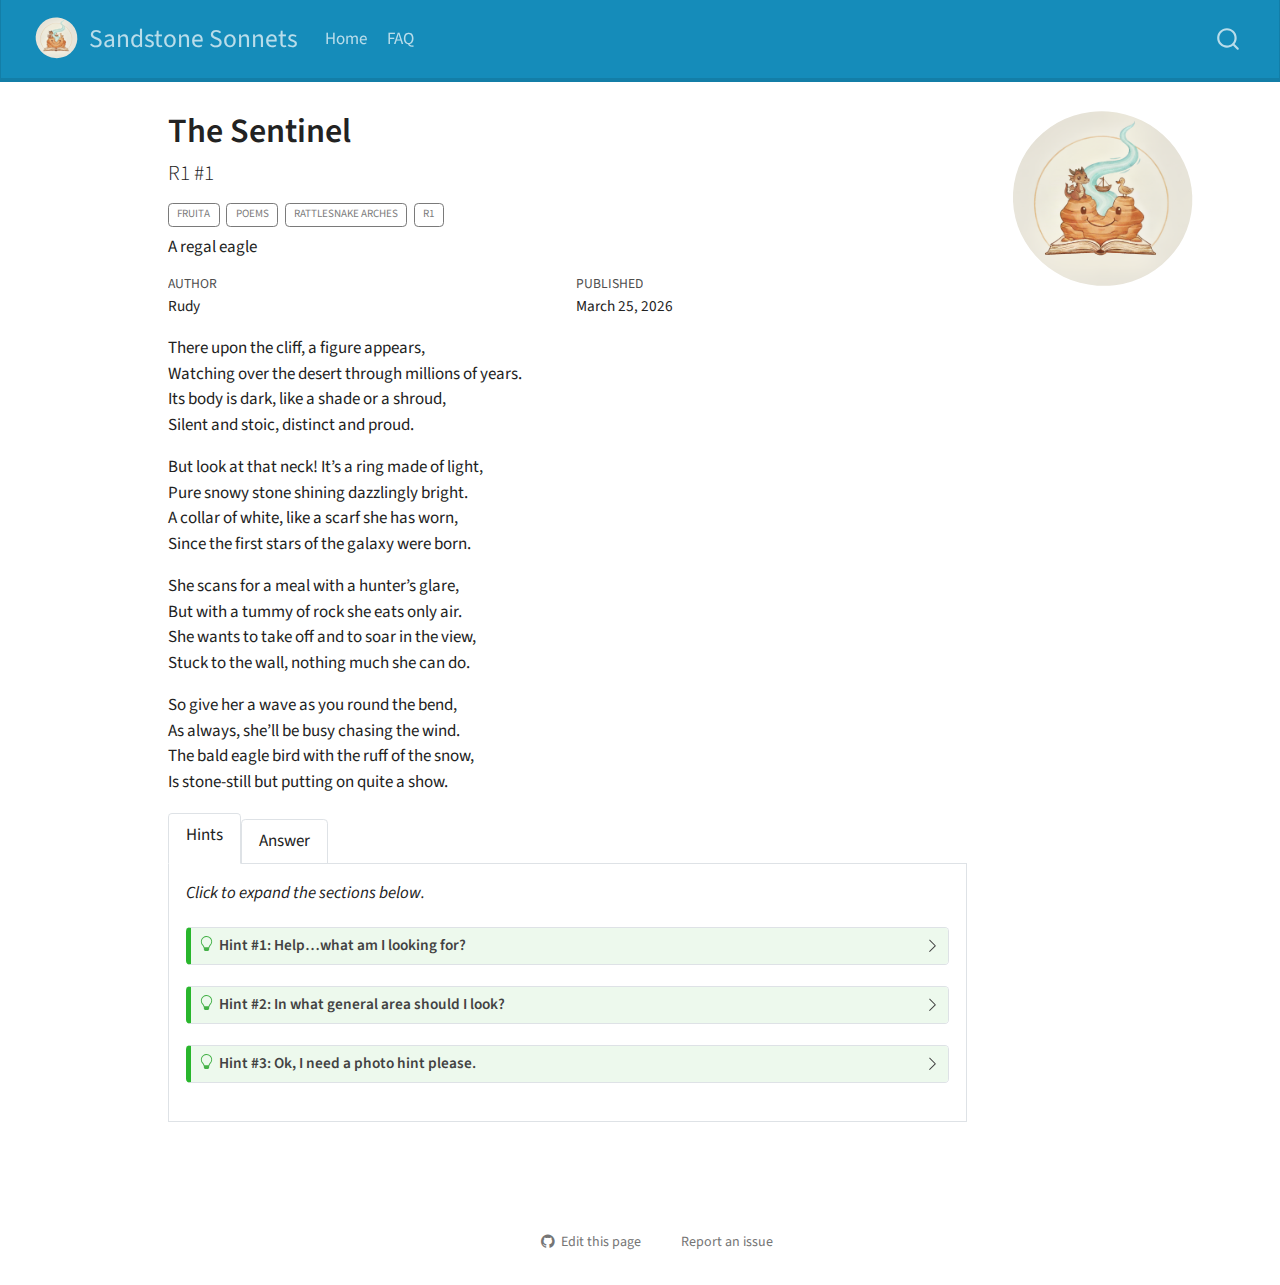
<file: poems/eagle.html>
<!DOCTYPE html>
<html xmlns="http://www.w3.org/1999/xhtml" lang="en" xml:lang="en"><head>

<meta charset="utf-8">
<meta name="generator" content="quarto-1.9.36">

<meta name="viewport" content="width=device-width, initial-scale=1.0, user-scalable=yes">

<meta name="author" content="Rudy">
<meta name="dcterms.date" content="2026-03-25">
<meta name="description" content="A regal eagle">

<title>The Sentinel – Sandstone Sonnets</title>
<style>
/* Default styles provided by pandoc.
** See https://pandoc.org/MANUAL.html#variables-for-html for config info.
*/
code{white-space: pre-wrap;}
span.smallcaps{font-variant: small-caps;}
div.columns{display: flex; gap: min(4vw, 1.5em);}
div.column{flex: auto; overflow-x: auto;}
div.hanging-indent{margin-left: 1.5em; text-indent: -1.5em;}
ul.task-list{list-style: none;}
ul.task-list li input[type="checkbox"] {
  width: 0.8em;
  margin: 0 0.8em 0.2em -1em; /* quarto-specific, see https://github.com/quarto-dev/quarto-cli/issues/4556 */ 
  vertical-align: middle;
}
</style>


<script src="../site_libs/quarto-nav/quarto-nav.js"></script>
<script src="../site_libs/quarto-nav/headroom.min.js"></script>
<script src="../site_libs/clipboard/clipboard.min.js"></script>
<script src="../site_libs/quarto-search/autocomplete.umd.js"></script>
<script src="../site_libs/quarto-search/fuse.min.js"></script>
<script src="../site_libs/quarto-search/quarto-search.js"></script>
<meta name="quarto:offset" content="../">
<link href="..//poems/images/logo_circle.svg" rel="icon" type="image/svg+xml">
<script src="../site_libs/quarto-html/quarto.js" type="module"></script>
<script src="../site_libs/quarto-html/tabsets/tabsets.js" type="module"></script>
<script src="../site_libs/quarto-html/popper.min.js"></script>
<script src="../site_libs/quarto-html/tippy.umd.min.js"></script>
<script src="../site_libs/quarto-html/anchor.min.js"></script>
<link href="../site_libs/quarto-html/tippy.css" rel="stylesheet">
<link href="../site_libs/quarto-html/quarto-syntax-highlighting-845c23b38eaddc0f92fda52bfe77a8c8.css" rel="stylesheet" id="quarto-text-highlighting-styles">
<script src="../site_libs/bootstrap/bootstrap.min.js"></script>
<link href="../site_libs/bootstrap/bootstrap-icons.css" rel="stylesheet">
<link href="../site_libs/bootstrap/bootstrap-f05788a2eb9d8a44f593c3f30c7ba602.min.css" rel="stylesheet" append-hash="true" id="quarto-bootstrap" data-mode="light">
<script id="quarto-search-options" type="application/json">{
  "location": "navbar",
  "copy-button": false,
  "collapse-after": 3,
  "panel-placement": "end",
  "type": "overlay",
  "limit": 50,
  "keyboard-shortcut": [
    "f",
    "/",
    "s"
  ],
  "show-item-context": false,
  "language": {
    "search-no-results-text": "No results",
    "search-matching-documents-text": "matching documents",
    "search-copy-link-title": "Copy link to search",
    "search-hide-matches-text": "Hide additional matches",
    "search-more-match-text": "more match in this document",
    "search-more-matches-text": "more matches in this document",
    "search-clear-button-title": "Clear",
    "search-text-placeholder": "",
    "search-detached-cancel-button-title": "Cancel",
    "search-submit-button-title": "Submit",
    "search-label": "Search"
  }
}</script>


<link rel="stylesheet" href="../styles.css">
</head>

<body class="nav-fixed quarto-light">

<div id="quarto-search-results"></div>
  <header id="quarto-header" class="headroom fixed-top">
    <nav class="navbar navbar-expand-lg " data-bs-theme="dark">
      <div class="navbar-container container-fluid">
      <div class="navbar-brand-container mx-auto">
    <a href="../index.html" class="navbar-brand navbar-brand-logo">
    <img src="../poems/images/logo_circle.svg" alt="" class="navbar-logo light-content">
    <img src="../poems/images/logo_circle.svg" alt="" class="navbar-logo dark-content">
    </a>
    <a class="navbar-brand" href="../index.html">
    <span class="navbar-title">Sandstone Sonnets</span>
    </a>
  </div>
            <div id="quarto-search" class="" title="Search"></div>
          <button class="navbar-toggler" type="button" data-bs-toggle="collapse" data-bs-target="#navbarCollapse" aria-controls="navbarCollapse" role="menu" aria-expanded="false" aria-label="Toggle navigation" onclick="if (window.quartoToggleHeadroom) { window.quartoToggleHeadroom(); }">
  <span class="navbar-toggler-icon"></span>
</button>
          <div class="collapse navbar-collapse" id="navbarCollapse">
            <ul class="navbar-nav navbar-nav-scroll me-auto">
  <li class="nav-item">
    <a class="nav-link" href="../index.html"> 
<span class="menu-text">Home</span></a>
  </li>  
  <li class="nav-item">
    <a class="nav-link" href="../faq.html"> 
<span class="menu-text">FAQ</span></a>
  </li>  
</ul>
          </div> <!-- /navcollapse -->
            <div class="quarto-navbar-tools">
</div>
      </div> <!-- /container-fluid -->
    </nav>
</header>
<!-- content -->
<div id="quarto-content" class="quarto-container page-columns page-rows-contents page-layout-article page-navbar">
<!-- sidebar -->
<!-- margin-sidebar -->
    <div id="quarto-margin-sidebar" class="sidebar margin-sidebar"><div class="quarto-margin-header"><div class="margin-header-item">
<p><img src="../poems/images/logo_circle.svg" class="img-fluid"></p>
</div></div>
    </div>
<!-- main -->
<main class="content" id="quarto-document-content">

<header id="title-block-header" class="quarto-title-block default">
<div class="quarto-title">
<h1 class="title">The Sentinel</h1>
<p class="subtitle lead">R1 #1</p>
  <div class="quarto-categories">
    <div class="quarto-category">fruita</div>
    <div class="quarto-category">poems</div>
    <div class="quarto-category">rattlesnake arches</div>
    <div class="quarto-category">R1</div>
  </div>
  </div>

<div>
  <div class="description">
    A regal eagle
  </div>
</div>


<div class="quarto-title-meta">

    <div>
    <div class="quarto-title-meta-heading">Author</div>
    <div class="quarto-title-meta-contents">
             <p>Rudy </p>
          </div>
  </div>
    
    <div>
    <div class="quarto-title-meta-heading">Published</div>
    <div class="quarto-title-meta-contents">
      <p class="date">March 25, 2026</p>
    </div>
  </div>
  
    
  </div>
  


</header>


<p>There upon the cliff, a figure appears,<br>
Watching over the desert through millions of years.<br>
Its body is dark, like a shade or a shroud,<br>
Silent and stoic, distinct and proud.</p>
<p>But look at that neck! It’s a ring made of light,<br>
Pure snowy stone shining dazzlingly bright.<br>
A collar of white, like a scarf she has worn,<br>
Since the first stars of the galaxy were born.</p>
<p>She scans for a meal with a hunter’s glare,<br>
But with a tummy of rock she eats only air.<br>
She wants to take off and to soar in the view,<br>
Stuck to the wall, nothing much she can do.</p>
<p>So give her a wave as you round the bend,<br>
As always, she’ll be busy chasing the wind.<br>
The bald eagle bird with the ruff of the snow,<br>
Is stone-still but putting on quite a show.</p>
<div class="tabset-margin-container"></div><div class="panel-tabset">
<ul class="nav nav-tabs" role="tablist"><li class="nav-item" role="presentation"><a class="nav-link active" id="tabset-1-1-tab" data-bs-toggle="tab" data-bs-target="#tabset-1-1" role="tab" aria-controls="tabset-1-1" aria-selected="true" href="">Hints</a></li><li class="nav-item" role="presentation"><a class="nav-link" id="tabset-1-2-tab" data-bs-toggle="tab" data-bs-target="#tabset-1-2" role="tab" aria-controls="tabset-1-2" aria-selected="false" href="">Answer</a></li></ul>
<div class="tab-content">
<div id="tabset-1-1" class="tab-pane active" role="tabpanel" aria-labelledby="tabset-1-1-tab">
<p><em>Click to expand the sections below.</em></p>
<div class="callout callout-style-default callout-tip callout-titled">
<div class="callout-header d-flex align-content-center collapsed" data-bs-toggle="collapse" data-bs-target=".callout-1-contents" aria-controls="callout-1" aria-expanded="false" aria-label="Toggle callout">
<div class="callout-icon-container">
<i class="callout-icon"></i>
</div>
<div class="callout-title-container flex-fill">
<span class="screen-reader-only">Tip</span>Hint #1: Help…what am I looking for?
</div>
<div class="callout-btn-toggle d-inline-block border-0 py-1 ps-1 pe-0 float-end"><i class="callout-toggle"></i></div>
</div>
<div id="callout-1" class="callout-1-contents callout-collapse collapse">
<div class="callout-body-container callout-body">
<p>Somewhere on the R1 trail, you’ll find a rock shaped like an eagle, standing tall above the canyon below.</p>
</div>
</div>
</div>
<div class="callout callout-style-default callout-tip callout-titled">
<div class="callout-header d-flex align-content-center collapsed" data-bs-toggle="collapse" data-bs-target=".callout-2-contents" aria-controls="callout-2" aria-expanded="false" aria-label="Toggle callout">
<div class="callout-icon-container">
<i class="callout-icon"></i>
</div>
<div class="callout-title-container flex-fill">
<span class="screen-reader-only">Tip</span>Hint #2: In what general area should I look?
</div>
<div class="callout-btn-toggle d-inline-block border-0 py-1 ps-1 pe-0 float-end"><i class="callout-toggle"></i></div>
</div>
<div id="callout-2" class="callout-2-contents callout-collapse collapse">
<div class="callout-body-container callout-body">
<div class="quarto-figure quarto-figure-center">
<figure class="figure">
<p><a href="https://www.openstreetmap.org/directions?engine=fossgis_osrm_foot&amp;route=39.149156%2C-108.807234%3B39.148081%2C-108.807776#map=17/39.148921/-108.808406&amp;layers=P"><img src="images/r1_eagle_map_hint.png" class="img-fluid figure-img"></a></p>
<figcaption>This feature can be found somewhere along the section of trail highlighted in purple above. Click for an interactive map.</figcaption>
</figure>
</div>
</div>
</div>
</div>
<div class="callout callout-style-default callout-tip callout-titled">
<div class="callout-header d-flex align-content-center collapsed" data-bs-toggle="collapse" data-bs-target=".callout-3-contents" aria-controls="callout-3" aria-expanded="false" aria-label="Toggle callout">
<div class="callout-icon-container">
<i class="callout-icon"></i>
</div>
<div class="callout-title-container flex-fill">
<span class="screen-reader-only">Tip</span>Hint #3: Ok, I need a photo hint please.
</div>
<div class="callout-btn-toggle d-inline-block border-0 py-1 ps-1 pe-0 float-end"><i class="callout-toggle"></i></div>
</div>
<div id="callout-3" class="callout-3-contents callout-collapse collapse">
<div class="callout-body-container callout-body">
<div class="quarto-figure quarto-figure-center">
<figure class="figure">
<p><img src="images/r1_eagle_hint.jpg" class="img-blur2 img-fluid figure-img"></p>
<figcaption>Here’s a blurred version of the location you’re looking for. Can you find this area?</figcaption>
</figure>
</div>
</div>
</div>
</div>
</div>
<div id="tabset-1-2" class="tab-pane" role="tabpanel" aria-labelledby="tabset-1-2-tab">
<div class="callout callout-style-simple callout-tip no-icon">
<div class="callout-body d-flex">
<div class="callout-icon-container">
<i class="callout-icon no-icon"></i>
</div>
<div class="callout-body-container">
<p><a href="images/r1_eagle_answer_annotated.jpg"><img src="images/r1_eagle_answer_annotated.jpg" class="img-fluid"></a></p>
<p>GPS coordinates of this photo: 39.14879, -108.80768</p>
<div class="quarto-figure quarto-figure-center">
<figure class="figure">
<p><a href="https://www.openstreetmap.org/?mlat=39.14879&amp;mlon=-108.80768&amp;zoom=19"><img src="images/r1_eagle_map.png" class="img-fluid figure-img"></a></p>
<figcaption>Click for interactive map</figcaption>
</figure>
</div>
</div>
</div>
</div>


</div>
</div>
</div>

</main> <!-- /main -->
<script id="quarto-html-after-body" type="application/javascript">
  window.document.addEventListener("DOMContentLoaded", function (event) {
    const icon = "";
    const anchorJS = new window.AnchorJS();
    anchorJS.options = {
      placement: 'right',
      icon: icon
    };
    anchorJS.add('.anchored');
    const isCodeAnnotation = (el) => {
      for (const clz of el.classList) {
        if (clz.startsWith('code-annotation-')) {                     
          return true;
        }
      }
      return false;
    }
    const onCopySuccess = function(e) {
      // button target
      const button = e.trigger;
      // don't keep focus
      button.blur();
      // flash "checked"
      button.classList.add('code-copy-button-checked');
      var currentTitle = button.getAttribute("title");
      button.setAttribute("title", "Copied!");
      let tooltip;
      if (window.bootstrap) {
        button.setAttribute("data-bs-toggle", "tooltip");
        button.setAttribute("data-bs-placement", "left");
        button.setAttribute("data-bs-title", "Copied!");
        tooltip = new bootstrap.Tooltip(button, 
          { trigger: "manual", 
            customClass: "code-copy-button-tooltip",
            offset: [0, -8]});
        tooltip.show();    
      }
      setTimeout(function() {
        if (tooltip) {
          tooltip.hide();
          button.removeAttribute("data-bs-title");
          button.removeAttribute("data-bs-toggle");
          button.removeAttribute("data-bs-placement");
        }
        button.setAttribute("title", currentTitle);
        button.classList.remove('code-copy-button-checked');
      }, 1000);
      // clear code selection
      e.clearSelection();
    }
    const getTextToCopy = function(trigger) {
      const outerScaffold = trigger.parentElement.cloneNode(true);
      const codeEl = outerScaffold.querySelector('code');
      for (const childEl of codeEl.children) {
        if (isCodeAnnotation(childEl)) {
          childEl.remove();
        }
      }
      return codeEl.innerText;
    }
    const clipboard = new window.ClipboardJS('.code-copy-button:not([data-in-quarto-modal])', {
      text: getTextToCopy
    });
    clipboard.on('success', onCopySuccess);
    if (window.document.getElementById('quarto-embedded-source-code-modal')) {
      const clipboardModal = new window.ClipboardJS('.code-copy-button[data-in-quarto-modal]', {
        text: getTextToCopy,
        container: window.document.getElementById('quarto-embedded-source-code-modal')
      });
      clipboardModal.on('success', onCopySuccess);
    }
      var localhostRegex = new RegExp(/^(?:http|https):\/\/localhost\:?[0-9]*\//);
      var mailtoRegex = new RegExp(/^mailto:/);
        var filterRegex = new RegExp("https:\/\/thomascwells\.com\/sandstonesonnets\/");
      var isInternal = (href) => {
          return filterRegex.test(href) || localhostRegex.test(href) || mailtoRegex.test(href);
      }
      // Inspect non-navigation links and adorn them if external
     var links = window.document.querySelectorAll('a[href]:not(.nav-link):not(.navbar-brand):not(.toc-action):not(.sidebar-link):not(.sidebar-item-toggle):not(.pagination-link):not(.no-external):not([aria-hidden]):not(.dropdown-item):not(.quarto-navigation-tool):not(.about-link)');
      for (var i=0; i<links.length; i++) {
        const link = links[i];
        if (!isInternal(link.href)) {
          // undo the damage that might have been done by quarto-nav.js in the case of
          // links that we want to consider external
          if (link.dataset.originalHref !== undefined) {
            link.href = link.dataset.originalHref;
          }
        }
      }
    function tippyHover(el, contentFn, onTriggerFn, onUntriggerFn) {
      const config = {
        allowHTML: true,
        maxWidth: 500,
        delay: 100,
        arrow: false,
        appendTo: function(el) {
            return el.parentElement;
        },
        interactive: true,
        interactiveBorder: 10,
        theme: 'quarto',
        placement: 'bottom-start',
      };
      if (contentFn) {
        config.content = contentFn;
      }
      if (onTriggerFn) {
        config.onTrigger = onTriggerFn;
      }
      if (onUntriggerFn) {
        config.onUntrigger = onUntriggerFn;
      }
      window.tippy(el, config); 
    }
    const noterefs = window.document.querySelectorAll('a[role="doc-noteref"]');
    for (var i=0; i<noterefs.length; i++) {
      const ref = noterefs[i];
      tippyHover(ref, function() {
        // use id or data attribute instead here
        let href = ref.getAttribute('data-footnote-href') || ref.getAttribute('href');
        try { href = new URL(href).hash; } catch {}
        const id = href.replace(/^#\/?/, "");
        const note = window.document.getElementById(id);
        if (note) {
          return note.innerHTML;
        } else {
          return "";
        }
      });
    }
    const xrefs = window.document.querySelectorAll('a.quarto-xref');
    const processXRef = (id, note) => {
      // Strip column container classes
      const stripColumnClz = (el) => {
        el.classList.remove("page-full", "page-columns");
        if (el.children) {
          for (const child of el.children) {
            stripColumnClz(child);
          }
        }
      }
      stripColumnClz(note)
      if (id === null || id.startsWith('sec-')) {
        // Special case sections, only their first couple elements
        const container = document.createElement("div");
        if (note.children && note.children.length > 2) {
          container.appendChild(note.children[0].cloneNode(true));
          for (let i = 1; i < note.children.length; i++) {
            const child = note.children[i];
            if (child.tagName === "P" && child.innerText === "") {
              continue;
            } else {
              container.appendChild(child.cloneNode(true));
              break;
            }
          }
          if (window.Quarto?.typesetMath) {
            window.Quarto.typesetMath(container);
          }
          return container.innerHTML
        } else {
          if (window.Quarto?.typesetMath) {
            window.Quarto.typesetMath(note);
          }
          return note.innerHTML;
        }
      } else {
        // Remove any anchor links if they are present
        const anchorLink = note.querySelector('a.anchorjs-link');
        if (anchorLink) {
          anchorLink.remove();
        }
        if (window.Quarto?.typesetMath) {
          window.Quarto.typesetMath(note);
        }
        if (note.classList.contains("callout")) {
          return note.outerHTML;
        } else {
          return note.innerHTML;
        }
      }
    }
    for (var i=0; i<xrefs.length; i++) {
      const xref = xrefs[i];
      tippyHover(xref, undefined, function(instance) {
        instance.disable();
        let url = xref.getAttribute('href');
        let hash = undefined; 
        if (url.startsWith('#')) {
          hash = url;
        } else {
          try { hash = new URL(url).hash; } catch {}
        }
        if (hash) {
          const id = hash.replace(/^#\/?/, "");
          const note = window.document.getElementById(id);
          if (note !== null) {
            try {
              const html = processXRef(id, note.cloneNode(true));
              instance.setContent(html);
            } finally {
              instance.enable();
              instance.show();
            }
          } else {
            // See if we can fetch this
            fetch(url.split('#')[0])
            .then(res => res.text())
            .then(html => {
              const parser = new DOMParser();
              const htmlDoc = parser.parseFromString(html, "text/html");
              const note = htmlDoc.getElementById(id);
              if (note !== null) {
                const html = processXRef(id, note);
                instance.setContent(html);
              } 
            }).finally(() => {
              instance.enable();
              instance.show();
            });
          }
        } else {
          // See if we can fetch a full url (with no hash to target)
          // This is a special case and we should probably do some content thinning / targeting
          fetch(url)
          .then(res => res.text())
          .then(html => {
            const parser = new DOMParser();
            const htmlDoc = parser.parseFromString(html, "text/html");
            const note = htmlDoc.querySelector('main.content');
            if (note !== null) {
              // This should only happen for chapter cross references
              // (since there is no id in the URL)
              // remove the first header
              if (note.children.length > 0 && note.children[0].tagName === "HEADER") {
                note.children[0].remove();
              }
              const html = processXRef(null, note);
              instance.setContent(html);
            } 
          }).finally(() => {
            instance.enable();
            instance.show();
          });
        }
      }, function(instance) {
      });
    }
        let selectedAnnoteEl;
        const selectorForAnnotation = ( cell, annotation) => {
          let cellAttr = 'data-code-cell="' + cell + '"';
          let lineAttr = 'data-code-annotation="' +  annotation + '"';
          const selector = 'span[' + cellAttr + '][' + lineAttr + ']';
          return selector;
        }
        const selectCodeLines = (annoteEl) => {
          const doc = window.document;
          const targetCell = annoteEl.getAttribute("data-target-cell");
          const targetAnnotation = annoteEl.getAttribute("data-target-annotation");
          const annoteSpan = window.document.querySelector(selectorForAnnotation(targetCell, targetAnnotation));
          const lines = annoteSpan.getAttribute("data-code-lines").split(",");
          const lineIds = lines.map((line) => {
            return targetCell + "-" + line;
          })
          let top = null;
          let height = null;
          let parent = null;
          if (lineIds.length > 0) {
              //compute the position of the single el (top and bottom and make a div)
              const el = window.document.getElementById(lineIds[0]);
              top = el.offsetTop;
              height = el.offsetHeight;
              parent = el.parentElement.parentElement;
            if (lineIds.length > 1) {
              const lastEl = window.document.getElementById(lineIds[lineIds.length - 1]);
              const bottom = lastEl.offsetTop + lastEl.offsetHeight;
              height = bottom - top;
            }
            if (top !== null && height !== null && parent !== null) {
              // cook up a div (if necessary) and position it 
              let div = window.document.getElementById("code-annotation-line-highlight");
              if (div === null) {
                div = window.document.createElement("div");
                div.setAttribute("id", "code-annotation-line-highlight");
                div.style.position = 'absolute';
                parent.appendChild(div);
              }
              div.style.top = top - 2 + "px";
              div.style.height = height + 4 + "px";
              div.style.left = 0;
              let gutterDiv = window.document.getElementById("code-annotation-line-highlight-gutter");
              if (gutterDiv === null) {
                gutterDiv = window.document.createElement("div");
                gutterDiv.setAttribute("id", "code-annotation-line-highlight-gutter");
                gutterDiv.style.position = 'absolute';
                const codeCell = window.document.getElementById(targetCell);
                const gutter = codeCell.querySelector('.code-annotation-gutter');
                gutter.appendChild(gutterDiv);
              }
              gutterDiv.style.top = top - 2 + "px";
              gutterDiv.style.height = height + 4 + "px";
            }
            selectedAnnoteEl = annoteEl;
          }
        };
        const unselectCodeLines = () => {
          const elementsIds = ["code-annotation-line-highlight", "code-annotation-line-highlight-gutter"];
          elementsIds.forEach((elId) => {
            const div = window.document.getElementById(elId);
            if (div) {
              div.remove();
            }
          });
          selectedAnnoteEl = undefined;
        };
          // Handle positioning of the toggle
      window.addEventListener(
        "resize",
        throttle(() => {
          elRect = undefined;
          if (selectedAnnoteEl) {
            selectCodeLines(selectedAnnoteEl);
          }
        }, 10)
      );
      function throttle(fn, ms) {
      let throttle = false;
      let timer;
        return (...args) => {
          if(!throttle) { // first call gets through
              fn.apply(this, args);
              throttle = true;
          } else { // all the others get throttled
              if(timer) clearTimeout(timer); // cancel #2
              timer = setTimeout(() => {
                fn.apply(this, args);
                timer = throttle = false;
              }, ms);
          }
        };
      }
        // Attach click handler to the DT
        const annoteDls = window.document.querySelectorAll('dt[data-target-cell]');
        for (const annoteDlNode of annoteDls) {
          annoteDlNode.addEventListener('click', (event) => {
            const clickedEl = event.target;
            if (clickedEl !== selectedAnnoteEl) {
              unselectCodeLines();
              const activeEl = window.document.querySelector('dt[data-target-cell].code-annotation-active');
              if (activeEl) {
                activeEl.classList.remove('code-annotation-active');
              }
              selectCodeLines(clickedEl);
              clickedEl.classList.add('code-annotation-active');
            } else {
              // Unselect the line
              unselectCodeLines();
              clickedEl.classList.remove('code-annotation-active');
            }
          });
        }
    const findCites = (el) => {
      const parentEl = el.parentElement;
      if (parentEl) {
        const cites = parentEl.dataset.cites;
        if (cites) {
          return {
            el,
            cites: cites.split(' ')
          };
        } else {
          return findCites(el.parentElement)
        }
      } else {
        return undefined;
      }
    };
    var bibliorefs = window.document.querySelectorAll('a[role="doc-biblioref"]');
    for (var i=0; i<bibliorefs.length; i++) {
      const ref = bibliorefs[i];
      const citeInfo = findCites(ref);
      if (citeInfo) {
        tippyHover(citeInfo.el, function() {
          var popup = window.document.createElement('div');
          citeInfo.cites.forEach(function(cite) {
            var citeDiv = window.document.createElement('div');
            citeDiv.classList.add('hanging-indent');
            citeDiv.classList.add('csl-entry');
            var biblioDiv = window.document.getElementById('ref-' + cite);
            if (biblioDiv) {
              citeDiv.innerHTML = biblioDiv.innerHTML;
            }
            popup.appendChild(citeDiv);
          });
          return popup.innerHTML;
        });
      }
    }
  });
  </script>
</div> <!-- /content -->




<footer class="footer"><div class="nav-footer"><div class="nav-footer-center"><div class="toc-actions"><ul><li><a href="https://github.com/thomascwells/sandstonesonnets/edit/main/poems/eagle.qmd" class="toc-action"><i class="bi bi-github"></i>Edit this page</a></li><li><a href="https://github.com/thomascwells/sandstonesonnets/issues/new" class="toc-action"><i class="bi empty"></i>Report an issue</a></li></ul></div></div></div></footer></body></html>
</file>
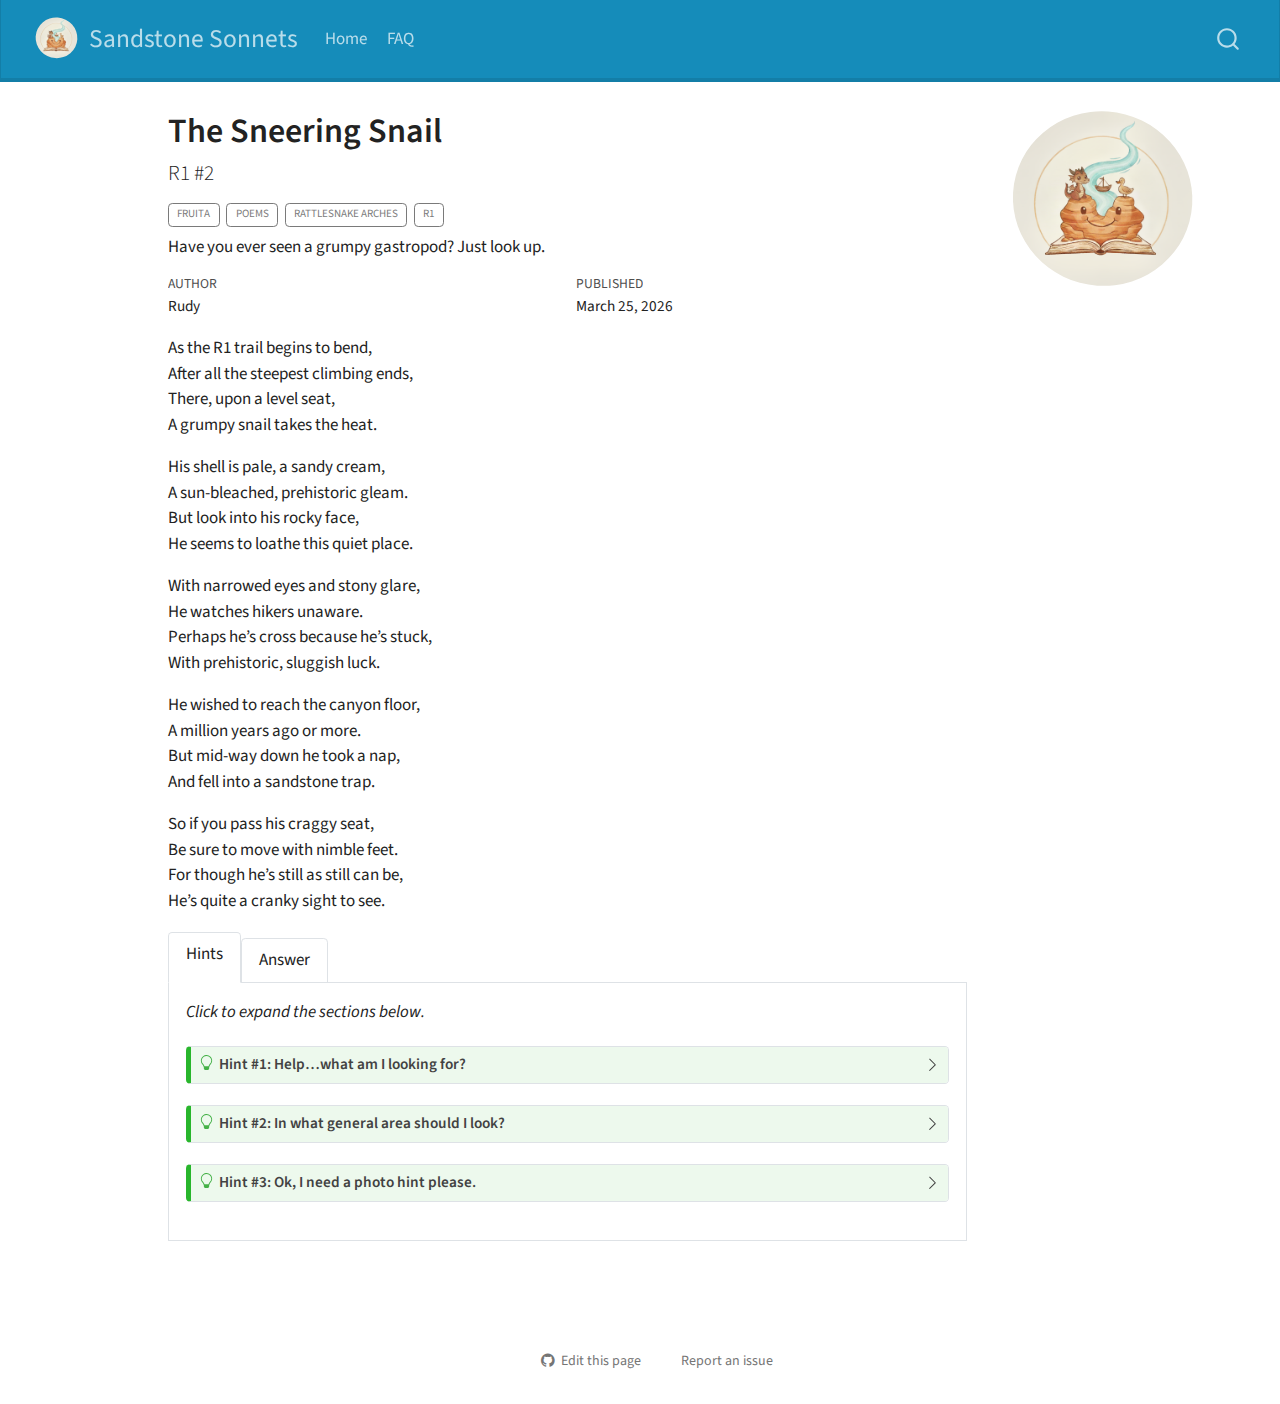
<file: poems/gastropod.html>
<!DOCTYPE html>
<html xmlns="http://www.w3.org/1999/xhtml" lang="en" xml:lang="en"><head>

<meta charset="utf-8">
<meta name="generator" content="quarto-1.9.36">

<meta name="viewport" content="width=device-width, initial-scale=1.0, user-scalable=yes">

<meta name="author" content="Rudy">
<meta name="dcterms.date" content="2026-03-25">
<meta name="description" content="Have you ever seen a grumpy gastropod? Just look up.">

<title>The Sneering Snail – Sandstone Sonnets</title>
<style>
/* Default styles provided by pandoc.
** See https://pandoc.org/MANUAL.html#variables-for-html for config info.
*/
code{white-space: pre-wrap;}
span.smallcaps{font-variant: small-caps;}
div.columns{display: flex; gap: min(4vw, 1.5em);}
div.column{flex: auto; overflow-x: auto;}
div.hanging-indent{margin-left: 1.5em; text-indent: -1.5em;}
ul.task-list{list-style: none;}
ul.task-list li input[type="checkbox"] {
  width: 0.8em;
  margin: 0 0.8em 0.2em -1em; /* quarto-specific, see https://github.com/quarto-dev/quarto-cli/issues/4556 */ 
  vertical-align: middle;
}
</style>


<script src="../site_libs/quarto-nav/quarto-nav.js"></script>
<script src="../site_libs/quarto-nav/headroom.min.js"></script>
<script src="../site_libs/clipboard/clipboard.min.js"></script>
<script src="../site_libs/quarto-search/autocomplete.umd.js"></script>
<script src="../site_libs/quarto-search/fuse.min.js"></script>
<script src="../site_libs/quarto-search/quarto-search.js"></script>
<meta name="quarto:offset" content="../">
<link href="..//poems/images/logo_circle.svg" rel="icon" type="image/svg+xml">
<script src="../site_libs/quarto-html/quarto.js" type="module"></script>
<script src="../site_libs/quarto-html/tabsets/tabsets.js" type="module"></script>
<script src="../site_libs/quarto-html/popper.min.js"></script>
<script src="../site_libs/quarto-html/tippy.umd.min.js"></script>
<script src="../site_libs/quarto-html/anchor.min.js"></script>
<link href="../site_libs/quarto-html/tippy.css" rel="stylesheet">
<link href="../site_libs/quarto-html/quarto-syntax-highlighting-845c23b38eaddc0f92fda52bfe77a8c8.css" rel="stylesheet" id="quarto-text-highlighting-styles">
<script src="../site_libs/bootstrap/bootstrap.min.js"></script>
<link href="../site_libs/bootstrap/bootstrap-icons.css" rel="stylesheet">
<link href="../site_libs/bootstrap/bootstrap-f05788a2eb9d8a44f593c3f30c7ba602.min.css" rel="stylesheet" append-hash="true" id="quarto-bootstrap" data-mode="light">
<script id="quarto-search-options" type="application/json">{
  "location": "navbar",
  "copy-button": false,
  "collapse-after": 3,
  "panel-placement": "end",
  "type": "overlay",
  "limit": 50,
  "keyboard-shortcut": [
    "f",
    "/",
    "s"
  ],
  "show-item-context": false,
  "language": {
    "search-no-results-text": "No results",
    "search-matching-documents-text": "matching documents",
    "search-copy-link-title": "Copy link to search",
    "search-hide-matches-text": "Hide additional matches",
    "search-more-match-text": "more match in this document",
    "search-more-matches-text": "more matches in this document",
    "search-clear-button-title": "Clear",
    "search-text-placeholder": "",
    "search-detached-cancel-button-title": "Cancel",
    "search-submit-button-title": "Submit",
    "search-label": "Search"
  }
}</script>


<link rel="stylesheet" href="../styles.css">
</head>

<body class="nav-fixed quarto-light">

<div id="quarto-search-results"></div>
  <header id="quarto-header" class="headroom fixed-top">
    <nav class="navbar navbar-expand-lg " data-bs-theme="dark">
      <div class="navbar-container container-fluid">
      <div class="navbar-brand-container mx-auto">
    <a href="../index.html" class="navbar-brand navbar-brand-logo">
    <img src="../poems/images/logo_circle.svg" alt="" class="navbar-logo light-content">
    <img src="../poems/images/logo_circle.svg" alt="" class="navbar-logo dark-content">
    </a>
    <a class="navbar-brand" href="../index.html">
    <span class="navbar-title">Sandstone Sonnets</span>
    </a>
  </div>
            <div id="quarto-search" class="" title="Search"></div>
          <button class="navbar-toggler" type="button" data-bs-toggle="collapse" data-bs-target="#navbarCollapse" aria-controls="navbarCollapse" role="menu" aria-expanded="false" aria-label="Toggle navigation" onclick="if (window.quartoToggleHeadroom) { window.quartoToggleHeadroom(); }">
  <span class="navbar-toggler-icon"></span>
</button>
          <div class="collapse navbar-collapse" id="navbarCollapse">
            <ul class="navbar-nav navbar-nav-scroll me-auto">
  <li class="nav-item">
    <a class="nav-link" href="../index.html"> 
<span class="menu-text">Home</span></a>
  </li>  
  <li class="nav-item">
    <a class="nav-link" href="../faq.html"> 
<span class="menu-text">FAQ</span></a>
  </li>  
</ul>
          </div> <!-- /navcollapse -->
            <div class="quarto-navbar-tools">
</div>
      </div> <!-- /container-fluid -->
    </nav>
</header>
<!-- content -->
<div id="quarto-content" class="quarto-container page-columns page-rows-contents page-layout-article page-navbar">
<!-- sidebar -->
<!-- margin-sidebar -->
    <div id="quarto-margin-sidebar" class="sidebar margin-sidebar"><div class="quarto-margin-header"><div class="margin-header-item">
<p><img src="../poems/images/logo_circle.svg" class="img-fluid"></p>
</div></div>
    </div>
<!-- main -->
<main class="content" id="quarto-document-content">

<header id="title-block-header" class="quarto-title-block default">
<div class="quarto-title">
<h1 class="title">The Sneering Snail</h1>
<p class="subtitle lead">R1 #2</p>
  <div class="quarto-categories">
    <div class="quarto-category">fruita</div>
    <div class="quarto-category">poems</div>
    <div class="quarto-category">rattlesnake arches</div>
    <div class="quarto-category">R1</div>
  </div>
  </div>

<div>
  <div class="description">
    Have you ever seen a grumpy gastropod? Just look up.
  </div>
</div>


<div class="quarto-title-meta">

    <div>
    <div class="quarto-title-meta-heading">Author</div>
    <div class="quarto-title-meta-contents">
             <p>Rudy </p>
          </div>
  </div>
    
    <div>
    <div class="quarto-title-meta-heading">Published</div>
    <div class="quarto-title-meta-contents">
      <p class="date">March 25, 2026</p>
    </div>
  </div>
  
    
  </div>
  


</header>


<p>As the R1 trail begins to bend,<br>
After all the steepest climbing ends,<br>
There, upon a level seat,<br>
A grumpy snail takes the heat.</p>
<p>His shell is pale, a sandy cream,<br>
A sun-bleached, prehistoric gleam.<br>
But look into his rocky face,<br>
He seems to loathe this quiet place.</p>
<p>With narrowed eyes and stony glare,<br>
He watches hikers unaware.<br>
Perhaps he’s cross because he’s stuck,<br>
With prehistoric, sluggish luck.</p>
<p>He wished to reach the canyon floor,<br>
A million years ago or more.<br>
But mid-way down he took a nap,<br>
And fell into a sandstone trap.</p>
<p>So if you pass his craggy seat,<br>
Be sure to move with nimble feet.<br>
For though he’s still as still can be,<br>
He’s quite a cranky sight to see.</p>
<div class="tabset-margin-container"></div><div class="panel-tabset">
<ul class="nav nav-tabs" role="tablist"><li class="nav-item" role="presentation"><a class="nav-link active" id="tabset-1-1-tab" data-bs-toggle="tab" data-bs-target="#tabset-1-1" role="tab" aria-controls="tabset-1-1" aria-selected="true" href="">Hints</a></li><li class="nav-item" role="presentation"><a class="nav-link" id="tabset-1-2-tab" data-bs-toggle="tab" data-bs-target="#tabset-1-2" role="tab" aria-controls="tabset-1-2" aria-selected="false" href="">Answer</a></li></ul>
<div class="tab-content">
<div id="tabset-1-1" class="tab-pane active" role="tabpanel" aria-labelledby="tabset-1-1-tab">
<p><em>Click to expand the sections below.</em></p>
<div class="callout callout-style-default callout-tip callout-titled">
<div class="callout-header d-flex align-content-center collapsed" data-bs-toggle="collapse" data-bs-target=".callout-1-contents" aria-controls="callout-1" aria-expanded="false" aria-label="Toggle callout">
<div class="callout-icon-container">
<i class="callout-icon"></i>
</div>
<div class="callout-title-container flex-fill">
<span class="screen-reader-only">Tip</span>Hint #1: Help…what am I looking for?
</div>
<div class="callout-btn-toggle d-inline-block border-0 py-1 ps-1 pe-0 float-end"><i class="callout-toggle"></i></div>
</div>
<div id="callout-1" class="callout-1-contents callout-collapse collapse">
<div class="callout-body-container callout-body">
<p>A rock that looks like a snail who is glaring out at the bench below with narrowed eyes.</p>
</div>
</div>
</div>
<div class="callout callout-style-default callout-tip callout-titled">
<div class="callout-header d-flex align-content-center collapsed" data-bs-toggle="collapse" data-bs-target=".callout-2-contents" aria-controls="callout-2" aria-expanded="false" aria-label="Toggle callout">
<div class="callout-icon-container">
<i class="callout-icon"></i>
</div>
<div class="callout-title-container flex-fill">
<span class="screen-reader-only">Tip</span>Hint #2: In what general area should I look?
</div>
<div class="callout-btn-toggle d-inline-block border-0 py-1 ps-1 pe-0 float-end"><i class="callout-toggle"></i></div>
</div>
<div id="callout-2" class="callout-2-contents callout-collapse collapse">
<div class="callout-body-container callout-body">
<div class="quarto-figure quarto-figure-center">
<figure class="figure">
<p><a href="https://www.openstreetmap.org/directions?engine=fossgis_osrm_foot&amp;route=39.147783%2C-108.851404%3B39.147257%2C-108.852805#map=18/39.147119/-108.851514&amp;layers=P"><img src="images/r1_snail_map_hint.png" class="img-fluid figure-img"></a></p>
<figcaption>This feature can be found somewhere along the section of trail highlighted in purple above. Click for an interactive map.</figcaption>
</figure>
</div>
</div>
</div>
</div>
<div class="callout callout-style-default callout-tip callout-titled">
<div class="callout-header d-flex align-content-center collapsed" data-bs-toggle="collapse" data-bs-target=".callout-3-contents" aria-controls="callout-3" aria-expanded="false" aria-label="Toggle callout">
<div class="callout-icon-container">
<i class="callout-icon"></i>
</div>
<div class="callout-title-container flex-fill">
<span class="screen-reader-only">Tip</span>Hint #3: Ok, I need a photo hint please.
</div>
<div class="callout-btn-toggle d-inline-block border-0 py-1 ps-1 pe-0 float-end"><i class="callout-toggle"></i></div>
</div>
<div id="callout-3" class="callout-3-contents callout-collapse collapse">
<div class="callout-body-container callout-body">
<div class="quarto-figure quarto-figure-center">
<figure class="figure">
<p><img src="images/r1_snail_hint.jpg" class="img-blur2 img-fluid figure-img"></p>
<figcaption>Here’s a blurred version of the location you’re looking for. Can you find this area?</figcaption>
</figure>
</div>
</div>
</div>
</div>
</div>
<div id="tabset-1-2" class="tab-pane" role="tabpanel" aria-labelledby="tabset-1-2-tab">
<div class="callout callout-style-simple callout-tip no-icon">
<div class="callout-body d-flex">
<div class="callout-icon-container">
<i class="callout-icon no-icon"></i>
</div>
<div class="callout-body-container">
<p><a href="images/r1_snail_answer_annotated.jpg"><img src="images/r1_snail_answer_annotated.jpg" class="img-fluid"></a></p>
<p>GPS coordinates of this photo: 39.14879, -108.80768</p>
<div class="quarto-figure quarto-figure-center">
<figure class="figure">
<p><a href="https://www.openstreetmap.org/directions?to=39.14780%2C+-108.85228#map=18/39.147153/-108.851729&amp;layers=P"><img src="images/r1_snail_map.png" class="img-fluid figure-img"></a></p>
<figcaption>Click for interactive map</figcaption>
</figure>
</div>
</div>
</div>
</div>


</div>
</div>
</div>

</main> <!-- /main -->
<script id="quarto-html-after-body" type="application/javascript">
  window.document.addEventListener("DOMContentLoaded", function (event) {
    const icon = "";
    const anchorJS = new window.AnchorJS();
    anchorJS.options = {
      placement: 'right',
      icon: icon
    };
    anchorJS.add('.anchored');
    const isCodeAnnotation = (el) => {
      for (const clz of el.classList) {
        if (clz.startsWith('code-annotation-')) {                     
          return true;
        }
      }
      return false;
    }
    const onCopySuccess = function(e) {
      // button target
      const button = e.trigger;
      // don't keep focus
      button.blur();
      // flash "checked"
      button.classList.add('code-copy-button-checked');
      var currentTitle = button.getAttribute("title");
      button.setAttribute("title", "Copied!");
      let tooltip;
      if (window.bootstrap) {
        button.setAttribute("data-bs-toggle", "tooltip");
        button.setAttribute("data-bs-placement", "left");
        button.setAttribute("data-bs-title", "Copied!");
        tooltip = new bootstrap.Tooltip(button, 
          { trigger: "manual", 
            customClass: "code-copy-button-tooltip",
            offset: [0, -8]});
        tooltip.show();    
      }
      setTimeout(function() {
        if (tooltip) {
          tooltip.hide();
          button.removeAttribute("data-bs-title");
          button.removeAttribute("data-bs-toggle");
          button.removeAttribute("data-bs-placement");
        }
        button.setAttribute("title", currentTitle);
        button.classList.remove('code-copy-button-checked');
      }, 1000);
      // clear code selection
      e.clearSelection();
    }
    const getTextToCopy = function(trigger) {
      const outerScaffold = trigger.parentElement.cloneNode(true);
      const codeEl = outerScaffold.querySelector('code');
      for (const childEl of codeEl.children) {
        if (isCodeAnnotation(childEl)) {
          childEl.remove();
        }
      }
      return codeEl.innerText;
    }
    const clipboard = new window.ClipboardJS('.code-copy-button:not([data-in-quarto-modal])', {
      text: getTextToCopy
    });
    clipboard.on('success', onCopySuccess);
    if (window.document.getElementById('quarto-embedded-source-code-modal')) {
      const clipboardModal = new window.ClipboardJS('.code-copy-button[data-in-quarto-modal]', {
        text: getTextToCopy,
        container: window.document.getElementById('quarto-embedded-source-code-modal')
      });
      clipboardModal.on('success', onCopySuccess);
    }
      var localhostRegex = new RegExp(/^(?:http|https):\/\/localhost\:?[0-9]*\//);
      var mailtoRegex = new RegExp(/^mailto:/);
        var filterRegex = new RegExp("https:\/\/thomascwells\.com\/sandstonesonnets\/");
      var isInternal = (href) => {
          return filterRegex.test(href) || localhostRegex.test(href) || mailtoRegex.test(href);
      }
      // Inspect non-navigation links and adorn them if external
     var links = window.document.querySelectorAll('a[href]:not(.nav-link):not(.navbar-brand):not(.toc-action):not(.sidebar-link):not(.sidebar-item-toggle):not(.pagination-link):not(.no-external):not([aria-hidden]):not(.dropdown-item):not(.quarto-navigation-tool):not(.about-link)');
      for (var i=0; i<links.length; i++) {
        const link = links[i];
        if (!isInternal(link.href)) {
          // undo the damage that might have been done by quarto-nav.js in the case of
          // links that we want to consider external
          if (link.dataset.originalHref !== undefined) {
            link.href = link.dataset.originalHref;
          }
        }
      }
    function tippyHover(el, contentFn, onTriggerFn, onUntriggerFn) {
      const config = {
        allowHTML: true,
        maxWidth: 500,
        delay: 100,
        arrow: false,
        appendTo: function(el) {
            return el.parentElement;
        },
        interactive: true,
        interactiveBorder: 10,
        theme: 'quarto',
        placement: 'bottom-start',
      };
      if (contentFn) {
        config.content = contentFn;
      }
      if (onTriggerFn) {
        config.onTrigger = onTriggerFn;
      }
      if (onUntriggerFn) {
        config.onUntrigger = onUntriggerFn;
      }
      window.tippy(el, config); 
    }
    const noterefs = window.document.querySelectorAll('a[role="doc-noteref"]');
    for (var i=0; i<noterefs.length; i++) {
      const ref = noterefs[i];
      tippyHover(ref, function() {
        // use id or data attribute instead here
        let href = ref.getAttribute('data-footnote-href') || ref.getAttribute('href');
        try { href = new URL(href).hash; } catch {}
        const id = href.replace(/^#\/?/, "");
        const note = window.document.getElementById(id);
        if (note) {
          return note.innerHTML;
        } else {
          return "";
        }
      });
    }
    const xrefs = window.document.querySelectorAll('a.quarto-xref');
    const processXRef = (id, note) => {
      // Strip column container classes
      const stripColumnClz = (el) => {
        el.classList.remove("page-full", "page-columns");
        if (el.children) {
          for (const child of el.children) {
            stripColumnClz(child);
          }
        }
      }
      stripColumnClz(note)
      if (id === null || id.startsWith('sec-')) {
        // Special case sections, only their first couple elements
        const container = document.createElement("div");
        if (note.children && note.children.length > 2) {
          container.appendChild(note.children[0].cloneNode(true));
          for (let i = 1; i < note.children.length; i++) {
            const child = note.children[i];
            if (child.tagName === "P" && child.innerText === "") {
              continue;
            } else {
              container.appendChild(child.cloneNode(true));
              break;
            }
          }
          if (window.Quarto?.typesetMath) {
            window.Quarto.typesetMath(container);
          }
          return container.innerHTML
        } else {
          if (window.Quarto?.typesetMath) {
            window.Quarto.typesetMath(note);
          }
          return note.innerHTML;
        }
      } else {
        // Remove any anchor links if they are present
        const anchorLink = note.querySelector('a.anchorjs-link');
        if (anchorLink) {
          anchorLink.remove();
        }
        if (window.Quarto?.typesetMath) {
          window.Quarto.typesetMath(note);
        }
        if (note.classList.contains("callout")) {
          return note.outerHTML;
        } else {
          return note.innerHTML;
        }
      }
    }
    for (var i=0; i<xrefs.length; i++) {
      const xref = xrefs[i];
      tippyHover(xref, undefined, function(instance) {
        instance.disable();
        let url = xref.getAttribute('href');
        let hash = undefined; 
        if (url.startsWith('#')) {
          hash = url;
        } else {
          try { hash = new URL(url).hash; } catch {}
        }
        if (hash) {
          const id = hash.replace(/^#\/?/, "");
          const note = window.document.getElementById(id);
          if (note !== null) {
            try {
              const html = processXRef(id, note.cloneNode(true));
              instance.setContent(html);
            } finally {
              instance.enable();
              instance.show();
            }
          } else {
            // See if we can fetch this
            fetch(url.split('#')[0])
            .then(res => res.text())
            .then(html => {
              const parser = new DOMParser();
              const htmlDoc = parser.parseFromString(html, "text/html");
              const note = htmlDoc.getElementById(id);
              if (note !== null) {
                const html = processXRef(id, note);
                instance.setContent(html);
              } 
            }).finally(() => {
              instance.enable();
              instance.show();
            });
          }
        } else {
          // See if we can fetch a full url (with no hash to target)
          // This is a special case and we should probably do some content thinning / targeting
          fetch(url)
          .then(res => res.text())
          .then(html => {
            const parser = new DOMParser();
            const htmlDoc = parser.parseFromString(html, "text/html");
            const note = htmlDoc.querySelector('main.content');
            if (note !== null) {
              // This should only happen for chapter cross references
              // (since there is no id in the URL)
              // remove the first header
              if (note.children.length > 0 && note.children[0].tagName === "HEADER") {
                note.children[0].remove();
              }
              const html = processXRef(null, note);
              instance.setContent(html);
            } 
          }).finally(() => {
            instance.enable();
            instance.show();
          });
        }
      }, function(instance) {
      });
    }
        let selectedAnnoteEl;
        const selectorForAnnotation = ( cell, annotation) => {
          let cellAttr = 'data-code-cell="' + cell + '"';
          let lineAttr = 'data-code-annotation="' +  annotation + '"';
          const selector = 'span[' + cellAttr + '][' + lineAttr + ']';
          return selector;
        }
        const selectCodeLines = (annoteEl) => {
          const doc = window.document;
          const targetCell = annoteEl.getAttribute("data-target-cell");
          const targetAnnotation = annoteEl.getAttribute("data-target-annotation");
          const annoteSpan = window.document.querySelector(selectorForAnnotation(targetCell, targetAnnotation));
          const lines = annoteSpan.getAttribute("data-code-lines").split(",");
          const lineIds = lines.map((line) => {
            return targetCell + "-" + line;
          })
          let top = null;
          let height = null;
          let parent = null;
          if (lineIds.length > 0) {
              //compute the position of the single el (top and bottom and make a div)
              const el = window.document.getElementById(lineIds[0]);
              top = el.offsetTop;
              height = el.offsetHeight;
              parent = el.parentElement.parentElement;
            if (lineIds.length > 1) {
              const lastEl = window.document.getElementById(lineIds[lineIds.length - 1]);
              const bottom = lastEl.offsetTop + lastEl.offsetHeight;
              height = bottom - top;
            }
            if (top !== null && height !== null && parent !== null) {
              // cook up a div (if necessary) and position it 
              let div = window.document.getElementById("code-annotation-line-highlight");
              if (div === null) {
                div = window.document.createElement("div");
                div.setAttribute("id", "code-annotation-line-highlight");
                div.style.position = 'absolute';
                parent.appendChild(div);
              }
              div.style.top = top - 2 + "px";
              div.style.height = height + 4 + "px";
              div.style.left = 0;
              let gutterDiv = window.document.getElementById("code-annotation-line-highlight-gutter");
              if (gutterDiv === null) {
                gutterDiv = window.document.createElement("div");
                gutterDiv.setAttribute("id", "code-annotation-line-highlight-gutter");
                gutterDiv.style.position = 'absolute';
                const codeCell = window.document.getElementById(targetCell);
                const gutter = codeCell.querySelector('.code-annotation-gutter');
                gutter.appendChild(gutterDiv);
              }
              gutterDiv.style.top = top - 2 + "px";
              gutterDiv.style.height = height + 4 + "px";
            }
            selectedAnnoteEl = annoteEl;
          }
        };
        const unselectCodeLines = () => {
          const elementsIds = ["code-annotation-line-highlight", "code-annotation-line-highlight-gutter"];
          elementsIds.forEach((elId) => {
            const div = window.document.getElementById(elId);
            if (div) {
              div.remove();
            }
          });
          selectedAnnoteEl = undefined;
        };
          // Handle positioning of the toggle
      window.addEventListener(
        "resize",
        throttle(() => {
          elRect = undefined;
          if (selectedAnnoteEl) {
            selectCodeLines(selectedAnnoteEl);
          }
        }, 10)
      );
      function throttle(fn, ms) {
      let throttle = false;
      let timer;
        return (...args) => {
          if(!throttle) { // first call gets through
              fn.apply(this, args);
              throttle = true;
          } else { // all the others get throttled
              if(timer) clearTimeout(timer); // cancel #2
              timer = setTimeout(() => {
                fn.apply(this, args);
                timer = throttle = false;
              }, ms);
          }
        };
      }
        // Attach click handler to the DT
        const annoteDls = window.document.querySelectorAll('dt[data-target-cell]');
        for (const annoteDlNode of annoteDls) {
          annoteDlNode.addEventListener('click', (event) => {
            const clickedEl = event.target;
            if (clickedEl !== selectedAnnoteEl) {
              unselectCodeLines();
              const activeEl = window.document.querySelector('dt[data-target-cell].code-annotation-active');
              if (activeEl) {
                activeEl.classList.remove('code-annotation-active');
              }
              selectCodeLines(clickedEl);
              clickedEl.classList.add('code-annotation-active');
            } else {
              // Unselect the line
              unselectCodeLines();
              clickedEl.classList.remove('code-annotation-active');
            }
          });
        }
    const findCites = (el) => {
      const parentEl = el.parentElement;
      if (parentEl) {
        const cites = parentEl.dataset.cites;
        if (cites) {
          return {
            el,
            cites: cites.split(' ')
          };
        } else {
          return findCites(el.parentElement)
        }
      } else {
        return undefined;
      }
    };
    var bibliorefs = window.document.querySelectorAll('a[role="doc-biblioref"]');
    for (var i=0; i<bibliorefs.length; i++) {
      const ref = bibliorefs[i];
      const citeInfo = findCites(ref);
      if (citeInfo) {
        tippyHover(citeInfo.el, function() {
          var popup = window.document.createElement('div');
          citeInfo.cites.forEach(function(cite) {
            var citeDiv = window.document.createElement('div');
            citeDiv.classList.add('hanging-indent');
            citeDiv.classList.add('csl-entry');
            var biblioDiv = window.document.getElementById('ref-' + cite);
            if (biblioDiv) {
              citeDiv.innerHTML = biblioDiv.innerHTML;
            }
            popup.appendChild(citeDiv);
          });
          return popup.innerHTML;
        });
      }
    }
  });
  </script>
</div> <!-- /content -->




<footer class="footer"><div class="nav-footer"><div class="nav-footer-center"><div class="toc-actions"><ul><li><a href="https://github.com/thomascwells/sandstonesonnets/edit/main/poems/gastropod.qmd" class="toc-action"><i class="bi bi-github"></i>Edit this page</a></li><li><a href="https://github.com/thomascwells/sandstonesonnets/issues/new" class="toc-action"><i class="bi empty"></i>Report an issue</a></li></ul></div></div></div></footer></body></html>
</file>
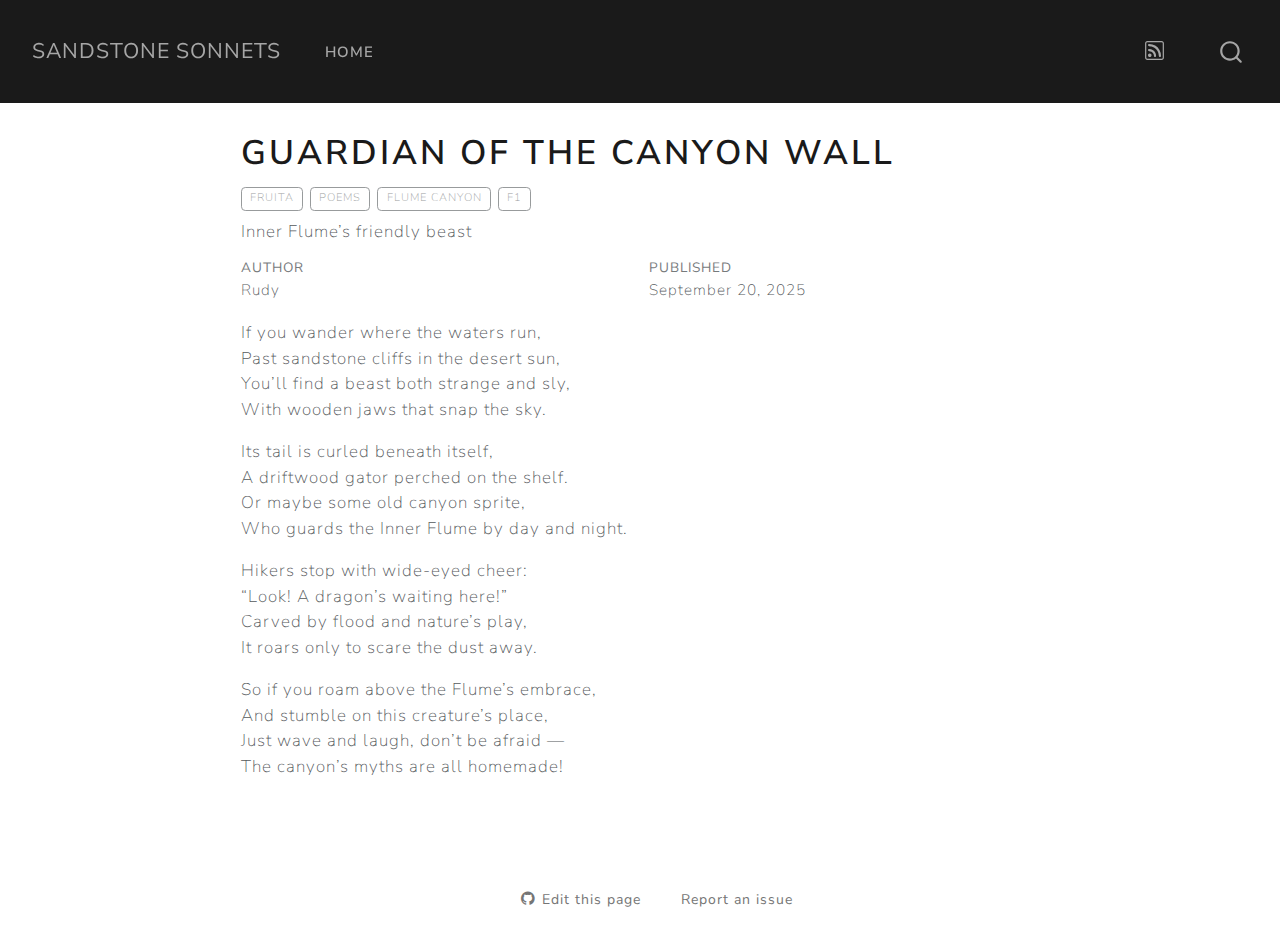
<file: poems/guardian-of-the-canyon-wall.html>
<!DOCTYPE html>
<html xmlns="http://www.w3.org/1999/xhtml" lang="en" xml:lang="en"><head>

<meta charset="utf-8">
<meta name="generator" content="quarto-1.8.24">

<meta name="viewport" content="width=device-width, initial-scale=1.0, user-scalable=yes">

<meta name="author" content="Rudy">
<meta name="dcterms.date" content="2025-09-20">
<meta name="description" content="Inner Flume’s friendly beast">

<title>Guardian of the Canyon Wall – Sandstone Sonnets</title>
<style>
code{white-space: pre-wrap;}
span.smallcaps{font-variant: small-caps;}
div.columns{display: flex; gap: min(4vw, 1.5em);}
div.column{flex: auto; overflow-x: auto;}
div.hanging-indent{margin-left: 1.5em; text-indent: -1.5em;}
ul.task-list{list-style: none;}
ul.task-list li input[type="checkbox"] {
  width: 0.8em;
  margin: 0 0.8em 0.2em -1em; /* quarto-specific, see https://github.com/quarto-dev/quarto-cli/issues/4556 */ 
  vertical-align: middle;
}
</style>


<script src="../site_libs/quarto-nav/quarto-nav.js"></script>
<script src="../site_libs/quarto-nav/headroom.min.js"></script>
<script src="../site_libs/clipboard/clipboard.min.js"></script>
<script src="../site_libs/quarto-search/autocomplete.umd.js"></script>
<script src="../site_libs/quarto-search/fuse.min.js"></script>
<script src="../site_libs/quarto-search/quarto-search.js"></script>
<meta name="quarto:offset" content="../">
<script src="../site_libs/quarto-html/quarto.js" type="module"></script>
<script src="../site_libs/quarto-html/tabsets/tabsets.js" type="module"></script>
<script src="../site_libs/quarto-html/axe/axe-check.js" type="module"></script>
<script src="../site_libs/quarto-html/popper.min.js"></script>
<script src="../site_libs/quarto-html/tippy.umd.min.js"></script>
<script src="../site_libs/quarto-html/anchor.min.js"></script>
<link href="../site_libs/quarto-html/tippy.css" rel="stylesheet">
<link href="../site_libs/quarto-html/quarto-syntax-highlighting-dc55a5b9e770e841cd82e46aadbfb9b0.css" rel="stylesheet" id="quarto-text-highlighting-styles">
<script src="../site_libs/bootstrap/bootstrap.min.js"></script>
<link href="../site_libs/bootstrap/bootstrap-icons.css" rel="stylesheet">
<link href="../site_libs/bootstrap/bootstrap-c00b42e811b0fd9a18ac62455ba22490.min.css" rel="stylesheet" append-hash="true" id="quarto-bootstrap" data-mode="light">
<script id="quarto-search-options" type="application/json">{
  "location": "navbar",
  "copy-button": false,
  "collapse-after": 3,
  "panel-placement": "end",
  "type": "overlay",
  "limit": 50,
  "keyboard-shortcut": [
    "f",
    "/",
    "s"
  ],
  "show-item-context": false,
  "language": {
    "search-no-results-text": "No results",
    "search-matching-documents-text": "matching documents",
    "search-copy-link-title": "Copy link to search",
    "search-hide-matches-text": "Hide additional matches",
    "search-more-match-text": "more match in this document",
    "search-more-matches-text": "more matches in this document",
    "search-clear-button-title": "Clear",
    "search-text-placeholder": "",
    "search-detached-cancel-button-title": "Cancel",
    "search-submit-button-title": "Submit",
    "search-label": "Search"
  }
}</script>


</head>

<body class="nav-fixed fullcontent quarto-light">

<div id="quarto-search-results"></div>
  <header id="quarto-header" class="headroom fixed-top">
    <nav class="navbar navbar-expand-lg " data-bs-theme="dark">
      <div class="navbar-container container-fluid">
      <div class="navbar-brand-container mx-auto">
    <a href="../index.html" class="navbar-brand navbar-brand-logo">
    </a>
    <a class="navbar-brand" href="../index.html">
    <span class="navbar-title">Sandstone Sonnets</span>
    </a>
  </div>
            <div id="quarto-search" class="" title="Search"></div>
          <button class="navbar-toggler" type="button" data-bs-toggle="collapse" data-bs-target="#navbarCollapse" aria-controls="navbarCollapse" role="menu" aria-expanded="false" aria-label="Toggle navigation" onclick="if (window.quartoToggleHeadroom) { window.quartoToggleHeadroom(); }">
  <span class="navbar-toggler-icon"></span>
</button>
          <div class="collapse navbar-collapse" id="navbarCollapse">
            <ul class="navbar-nav navbar-nav-scroll me-auto">
  <li class="nav-item">
    <a class="nav-link" href="../index.html"> 
<span class="menu-text">Home</span></a>
  </li>  
</ul>
            <ul class="navbar-nav navbar-nav-scroll ms-auto">
  <li class="nav-item compact">
    <a class="nav-link" href="../index.xml"> <i class="bi bi-rss" role="img">
</i> 
<span class="menu-text"></span></a>
  </li>  
</ul>
          </div> <!-- /navcollapse -->
            <div class="quarto-navbar-tools">
</div>
      </div> <!-- /container-fluid -->
    </nav>
</header>
<!-- content -->
<div id="quarto-content" class="quarto-container page-columns page-rows-contents page-layout-article page-navbar">
<!-- sidebar -->
<!-- margin-sidebar -->
    
<!-- main -->
<main class="content" id="quarto-document-content">

<header id="title-block-header" class="quarto-title-block default">
<div class="quarto-title">
<h1 class="title">Guardian of the Canyon Wall</h1>
  <div class="quarto-categories">
    <div class="quarto-category">fruita</div>
    <div class="quarto-category">poems</div>
    <div class="quarto-category">flume canyon</div>
    <div class="quarto-category">F1</div>
  </div>
  </div>

<div>
  <div class="description">
    Inner Flume’s friendly beast
  </div>
</div>


<div class="quarto-title-meta">

    <div>
    <div class="quarto-title-meta-heading">Author</div>
    <div class="quarto-title-meta-contents">
             <p>Rudy </p>
          </div>
  </div>
    
    <div>
    <div class="quarto-title-meta-heading">Published</div>
    <div class="quarto-title-meta-contents">
      <p class="date">September 20, 2025</p>
    </div>
  </div>
  
    
  </div>
  


</header>


<p>If you wander where the waters run,<br>
Past sandstone cliffs in the desert sun,<br>
You’ll find a beast both strange and sly,<br>
With wooden jaws that snap the sky.</p>
<p>Its tail is curled beneath itself,<br>
A driftwood gator perched on the shelf.<br>
Or maybe some old canyon sprite,<br>
Who guards the Inner Flume by day and night.</p>
<p>Hikers stop with wide-eyed cheer:<br>
“Look! A dragon’s waiting here!”<br>
Carved by flood and nature’s play,<br>
It roars only to scare the dust away.</p>
<p>So if you roam above the Flume’s embrace,<br>
And stumble on this creature’s place,<br>
Just wave and laugh, don’t be afraid —<br>
The canyon’s myths are all homemade!</p>



</main> <!-- /main -->
<script id="quarto-html-after-body" type="application/javascript">
  window.document.addEventListener("DOMContentLoaded", function (event) {
    const icon = "";
    const anchorJS = new window.AnchorJS();
    anchorJS.options = {
      placement: 'right',
      icon: icon
    };
    anchorJS.add('.anchored');
    const isCodeAnnotation = (el) => {
      for (const clz of el.classList) {
        if (clz.startsWith('code-annotation-')) {                     
          return true;
        }
      }
      return false;
    }
    const onCopySuccess = function(e) {
      // button target
      const button = e.trigger;
      // don't keep focus
      button.blur();
      // flash "checked"
      button.classList.add('code-copy-button-checked');
      var currentTitle = button.getAttribute("title");
      button.setAttribute("title", "Copied!");
      let tooltip;
      if (window.bootstrap) {
        button.setAttribute("data-bs-toggle", "tooltip");
        button.setAttribute("data-bs-placement", "left");
        button.setAttribute("data-bs-title", "Copied!");
        tooltip = new bootstrap.Tooltip(button, 
          { trigger: "manual", 
            customClass: "code-copy-button-tooltip",
            offset: [0, -8]});
        tooltip.show();    
      }
      setTimeout(function() {
        if (tooltip) {
          tooltip.hide();
          button.removeAttribute("data-bs-title");
          button.removeAttribute("data-bs-toggle");
          button.removeAttribute("data-bs-placement");
        }
        button.setAttribute("title", currentTitle);
        button.classList.remove('code-copy-button-checked');
      }, 1000);
      // clear code selection
      e.clearSelection();
    }
    const getTextToCopy = function(trigger) {
      const outerScaffold = trigger.parentElement.cloneNode(true);
      const codeEl = outerScaffold.querySelector('code');
      for (const childEl of codeEl.children) {
        if (isCodeAnnotation(childEl)) {
          childEl.remove();
        }
      }
      return codeEl.innerText;
    }
    const clipboard = new window.ClipboardJS('.code-copy-button:not([data-in-quarto-modal])', {
      text: getTextToCopy
    });
    clipboard.on('success', onCopySuccess);
    if (window.document.getElementById('quarto-embedded-source-code-modal')) {
      const clipboardModal = new window.ClipboardJS('.code-copy-button[data-in-quarto-modal]', {
        text: getTextToCopy,
        container: window.document.getElementById('quarto-embedded-source-code-modal')
      });
      clipboardModal.on('success', onCopySuccess);
    }
      var localhostRegex = new RegExp(/^(?:http|https):\/\/localhost\:?[0-9]*\//);
      var mailtoRegex = new RegExp(/^mailto:/);
        var filterRegex = new RegExp("https:\/\/thomascwells\.com\/sandstonesonnets\/");
      var isInternal = (href) => {
          return filterRegex.test(href) || localhostRegex.test(href) || mailtoRegex.test(href);
      }
      // Inspect non-navigation links and adorn them if external
     var links = window.document.querySelectorAll('a[href]:not(.nav-link):not(.navbar-brand):not(.toc-action):not(.sidebar-link):not(.sidebar-item-toggle):not(.pagination-link):not(.no-external):not([aria-hidden]):not(.dropdown-item):not(.quarto-navigation-tool):not(.about-link)');
      for (var i=0; i<links.length; i++) {
        const link = links[i];
        if (!isInternal(link.href)) {
          // undo the damage that might have been done by quarto-nav.js in the case of
          // links that we want to consider external
          if (link.dataset.originalHref !== undefined) {
            link.href = link.dataset.originalHref;
          }
        }
      }
    function tippyHover(el, contentFn, onTriggerFn, onUntriggerFn) {
      const config = {
        allowHTML: true,
        maxWidth: 500,
        delay: 100,
        arrow: false,
        appendTo: function(el) {
            return el.parentElement;
        },
        interactive: true,
        interactiveBorder: 10,
        theme: 'quarto',
        placement: 'bottom-start',
      };
      if (contentFn) {
        config.content = contentFn;
      }
      if (onTriggerFn) {
        config.onTrigger = onTriggerFn;
      }
      if (onUntriggerFn) {
        config.onUntrigger = onUntriggerFn;
      }
      window.tippy(el, config); 
    }
    const noterefs = window.document.querySelectorAll('a[role="doc-noteref"]');
    for (var i=0; i<noterefs.length; i++) {
      const ref = noterefs[i];
      tippyHover(ref, function() {
        // use id or data attribute instead here
        let href = ref.getAttribute('data-footnote-href') || ref.getAttribute('href');
        try { href = new URL(href).hash; } catch {}
        const id = href.replace(/^#\/?/, "");
        const note = window.document.getElementById(id);
        if (note) {
          return note.innerHTML;
        } else {
          return "";
        }
      });
    }
    const xrefs = window.document.querySelectorAll('a.quarto-xref');
    const processXRef = (id, note) => {
      // Strip column container classes
      const stripColumnClz = (el) => {
        el.classList.remove("page-full", "page-columns");
        if (el.children) {
          for (const child of el.children) {
            stripColumnClz(child);
          }
        }
      }
      stripColumnClz(note)
      if (id === null || id.startsWith('sec-')) {
        // Special case sections, only their first couple elements
        const container = document.createElement("div");
        if (note.children && note.children.length > 2) {
          container.appendChild(note.children[0].cloneNode(true));
          for (let i = 1; i < note.children.length; i++) {
            const child = note.children[i];
            if (child.tagName === "P" && child.innerText === "") {
              continue;
            } else {
              container.appendChild(child.cloneNode(true));
              break;
            }
          }
          if (window.Quarto?.typesetMath) {
            window.Quarto.typesetMath(container);
          }
          return container.innerHTML
        } else {
          if (window.Quarto?.typesetMath) {
            window.Quarto.typesetMath(note);
          }
          return note.innerHTML;
        }
      } else {
        // Remove any anchor links if they are present
        const anchorLink = note.querySelector('a.anchorjs-link');
        if (anchorLink) {
          anchorLink.remove();
        }
        if (window.Quarto?.typesetMath) {
          window.Quarto.typesetMath(note);
        }
        if (note.classList.contains("callout")) {
          return note.outerHTML;
        } else {
          return note.innerHTML;
        }
      }
    }
    for (var i=0; i<xrefs.length; i++) {
      const xref = xrefs[i];
      tippyHover(xref, undefined, function(instance) {
        instance.disable();
        let url = xref.getAttribute('href');
        let hash = undefined; 
        if (url.startsWith('#')) {
          hash = url;
        } else {
          try { hash = new URL(url).hash; } catch {}
        }
        if (hash) {
          const id = hash.replace(/^#\/?/, "");
          const note = window.document.getElementById(id);
          if (note !== null) {
            try {
              const html = processXRef(id, note.cloneNode(true));
              instance.setContent(html);
            } finally {
              instance.enable();
              instance.show();
            }
          } else {
            // See if we can fetch this
            fetch(url.split('#')[0])
            .then(res => res.text())
            .then(html => {
              const parser = new DOMParser();
              const htmlDoc = parser.parseFromString(html, "text/html");
              const note = htmlDoc.getElementById(id);
              if (note !== null) {
                const html = processXRef(id, note);
                instance.setContent(html);
              } 
            }).finally(() => {
              instance.enable();
              instance.show();
            });
          }
        } else {
          // See if we can fetch a full url (with no hash to target)
          // This is a special case and we should probably do some content thinning / targeting
          fetch(url)
          .then(res => res.text())
          .then(html => {
            const parser = new DOMParser();
            const htmlDoc = parser.parseFromString(html, "text/html");
            const note = htmlDoc.querySelector('main.content');
            if (note !== null) {
              // This should only happen for chapter cross references
              // (since there is no id in the URL)
              // remove the first header
              if (note.children.length > 0 && note.children[0].tagName === "HEADER") {
                note.children[0].remove();
              }
              const html = processXRef(null, note);
              instance.setContent(html);
            } 
          }).finally(() => {
            instance.enable();
            instance.show();
          });
        }
      }, function(instance) {
      });
    }
        let selectedAnnoteEl;
        const selectorForAnnotation = ( cell, annotation) => {
          let cellAttr = 'data-code-cell="' + cell + '"';
          let lineAttr = 'data-code-annotation="' +  annotation + '"';
          const selector = 'span[' + cellAttr + '][' + lineAttr + ']';
          return selector;
        }
        const selectCodeLines = (annoteEl) => {
          const doc = window.document;
          const targetCell = annoteEl.getAttribute("data-target-cell");
          const targetAnnotation = annoteEl.getAttribute("data-target-annotation");
          const annoteSpan = window.document.querySelector(selectorForAnnotation(targetCell, targetAnnotation));
          const lines = annoteSpan.getAttribute("data-code-lines").split(",");
          const lineIds = lines.map((line) => {
            return targetCell + "-" + line;
          })
          let top = null;
          let height = null;
          let parent = null;
          if (lineIds.length > 0) {
              //compute the position of the single el (top and bottom and make a div)
              const el = window.document.getElementById(lineIds[0]);
              top = el.offsetTop;
              height = el.offsetHeight;
              parent = el.parentElement.parentElement;
            if (lineIds.length > 1) {
              const lastEl = window.document.getElementById(lineIds[lineIds.length - 1]);
              const bottom = lastEl.offsetTop + lastEl.offsetHeight;
              height = bottom - top;
            }
            if (top !== null && height !== null && parent !== null) {
              // cook up a div (if necessary) and position it 
              let div = window.document.getElementById("code-annotation-line-highlight");
              if (div === null) {
                div = window.document.createElement("div");
                div.setAttribute("id", "code-annotation-line-highlight");
                div.style.position = 'absolute';
                parent.appendChild(div);
              }
              div.style.top = top - 2 + "px";
              div.style.height = height + 4 + "px";
              div.style.left = 0;
              let gutterDiv = window.document.getElementById("code-annotation-line-highlight-gutter");
              if (gutterDiv === null) {
                gutterDiv = window.document.createElement("div");
                gutterDiv.setAttribute("id", "code-annotation-line-highlight-gutter");
                gutterDiv.style.position = 'absolute';
                const codeCell = window.document.getElementById(targetCell);
                const gutter = codeCell.querySelector('.code-annotation-gutter');
                gutter.appendChild(gutterDiv);
              }
              gutterDiv.style.top = top - 2 + "px";
              gutterDiv.style.height = height + 4 + "px";
            }
            selectedAnnoteEl = annoteEl;
          }
        };
        const unselectCodeLines = () => {
          const elementsIds = ["code-annotation-line-highlight", "code-annotation-line-highlight-gutter"];
          elementsIds.forEach((elId) => {
            const div = window.document.getElementById(elId);
            if (div) {
              div.remove();
            }
          });
          selectedAnnoteEl = undefined;
        };
          // Handle positioning of the toggle
      window.addEventListener(
        "resize",
        throttle(() => {
          elRect = undefined;
          if (selectedAnnoteEl) {
            selectCodeLines(selectedAnnoteEl);
          }
        }, 10)
      );
      function throttle(fn, ms) {
      let throttle = false;
      let timer;
        return (...args) => {
          if(!throttle) { // first call gets through
              fn.apply(this, args);
              throttle = true;
          } else { // all the others get throttled
              if(timer) clearTimeout(timer); // cancel #2
              timer = setTimeout(() => {
                fn.apply(this, args);
                timer = throttle = false;
              }, ms);
          }
        };
      }
        // Attach click handler to the DT
        const annoteDls = window.document.querySelectorAll('dt[data-target-cell]');
        for (const annoteDlNode of annoteDls) {
          annoteDlNode.addEventListener('click', (event) => {
            const clickedEl = event.target;
            if (clickedEl !== selectedAnnoteEl) {
              unselectCodeLines();
              const activeEl = window.document.querySelector('dt[data-target-cell].code-annotation-active');
              if (activeEl) {
                activeEl.classList.remove('code-annotation-active');
              }
              selectCodeLines(clickedEl);
              clickedEl.classList.add('code-annotation-active');
            } else {
              // Unselect the line
              unselectCodeLines();
              clickedEl.classList.remove('code-annotation-active');
            }
          });
        }
    const findCites = (el) => {
      const parentEl = el.parentElement;
      if (parentEl) {
        const cites = parentEl.dataset.cites;
        if (cites) {
          return {
            el,
            cites: cites.split(' ')
          };
        } else {
          return findCites(el.parentElement)
        }
      } else {
        return undefined;
      }
    };
    var bibliorefs = window.document.querySelectorAll('a[role="doc-biblioref"]');
    for (var i=0; i<bibliorefs.length; i++) {
      const ref = bibliorefs[i];
      const citeInfo = findCites(ref);
      if (citeInfo) {
        tippyHover(citeInfo.el, function() {
          var popup = window.document.createElement('div');
          citeInfo.cites.forEach(function(cite) {
            var citeDiv = window.document.createElement('div');
            citeDiv.classList.add('hanging-indent');
            citeDiv.classList.add('csl-entry');
            var biblioDiv = window.document.getElementById('ref-' + cite);
            if (biblioDiv) {
              citeDiv.innerHTML = biblioDiv.innerHTML;
            }
            popup.appendChild(citeDiv);
          });
          return popup.innerHTML;
        });
      }
    }
  });
  </script>
</div> <!-- /content -->




<footer class="footer"><div class="nav-footer"><div class="nav-footer-center"><div class="toc-actions"><ul><li><a href="https://github.com/thomascwells/sandstonesonnets/edit/main/poems/guardian-of-the-canyon-wall.qmd" class="toc-action"><i class="bi bi-github"></i>Edit this page</a></li><li><a href="https://github.com/thomascwells/sandstonesonnets/issues/new" class="toc-action"><i class="bi empty"></i>Report an issue</a></li></ul></div></div></div></footer></body></html>
</file>
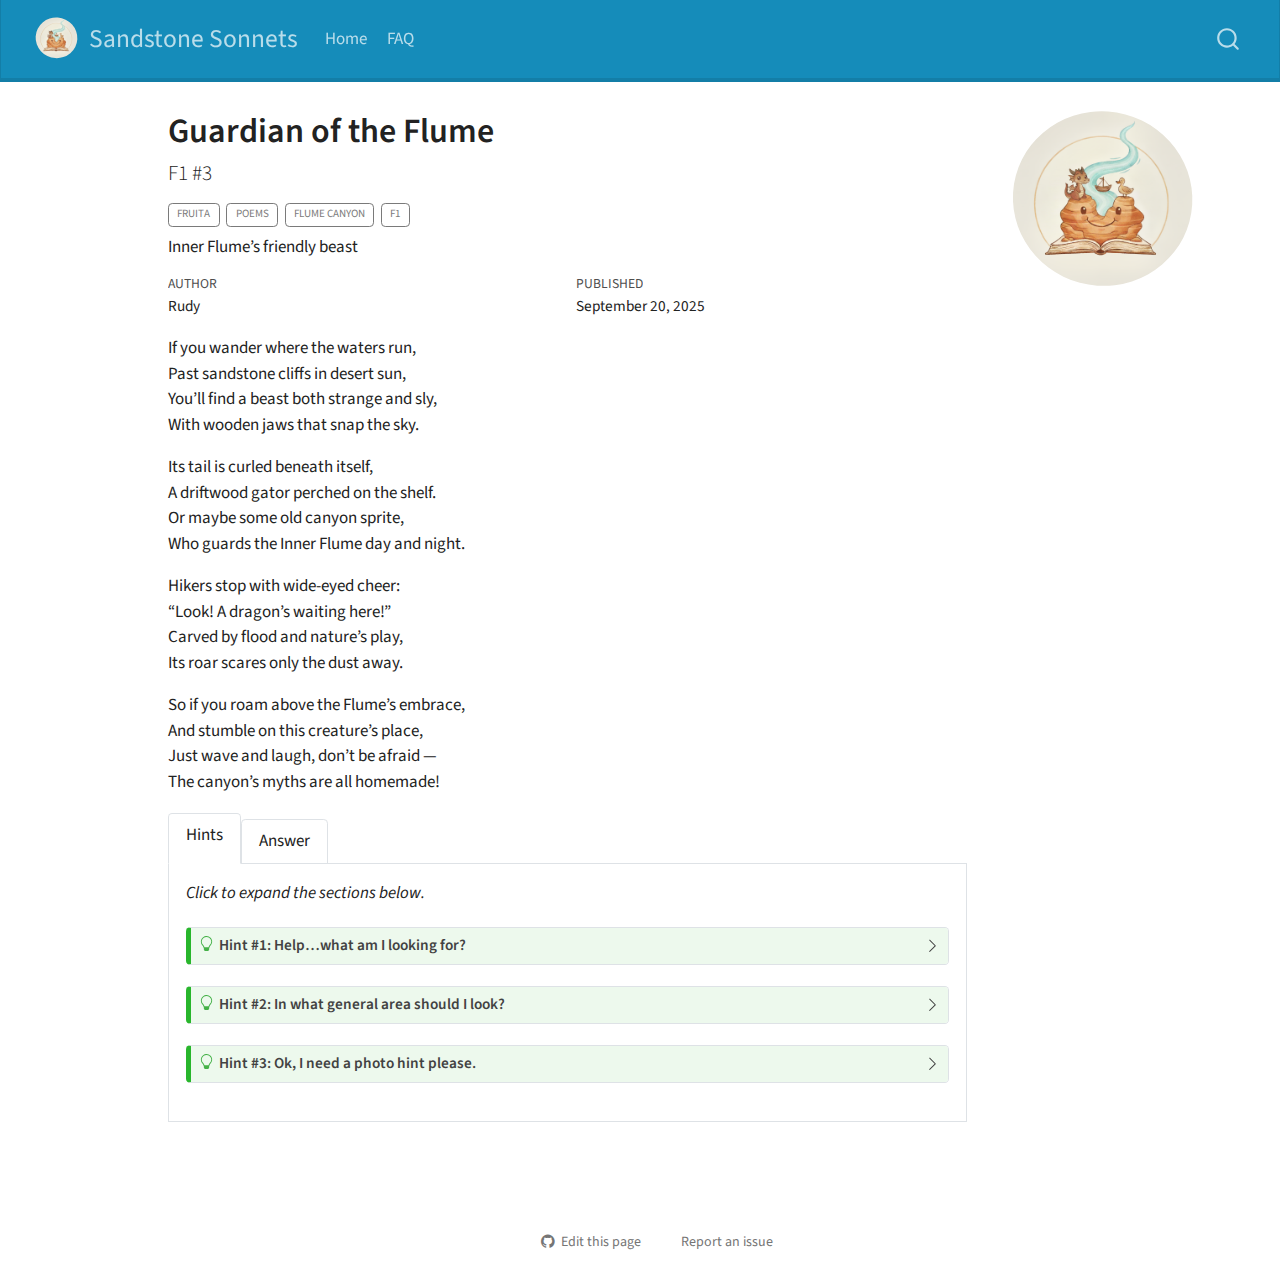
<file: poems/guardian-of-the-flume.html>
<!DOCTYPE html>
<html xmlns="http://www.w3.org/1999/xhtml" lang="en" xml:lang="en"><head>

<meta charset="utf-8">
<meta name="generator" content="quarto-1.9.36">

<meta name="viewport" content="width=device-width, initial-scale=1.0, user-scalable=yes">

<meta name="author" content="Rudy">
<meta name="dcterms.date" content="2025-09-20">
<meta name="description" content="Inner Flume’s friendly beast">

<title>Guardian of the Flume – Sandstone Sonnets</title>
<style>
/* Default styles provided by pandoc.
** See https://pandoc.org/MANUAL.html#variables-for-html for config info.
*/
code{white-space: pre-wrap;}
span.smallcaps{font-variant: small-caps;}
div.columns{display: flex; gap: min(4vw, 1.5em);}
div.column{flex: auto; overflow-x: auto;}
div.hanging-indent{margin-left: 1.5em; text-indent: -1.5em;}
ul.task-list{list-style: none;}
ul.task-list li input[type="checkbox"] {
  width: 0.8em;
  margin: 0 0.8em 0.2em -1em; /* quarto-specific, see https://github.com/quarto-dev/quarto-cli/issues/4556 */ 
  vertical-align: middle;
}
</style>


<script src="../site_libs/quarto-nav/quarto-nav.js"></script>
<script src="../site_libs/quarto-nav/headroom.min.js"></script>
<script src="../site_libs/clipboard/clipboard.min.js"></script>
<script src="../site_libs/quarto-search/autocomplete.umd.js"></script>
<script src="../site_libs/quarto-search/fuse.min.js"></script>
<script src="../site_libs/quarto-search/quarto-search.js"></script>
<meta name="quarto:offset" content="../">
<link href="..//poems/images/logo_circle.svg" rel="icon" type="image/svg+xml">
<script src="../site_libs/quarto-html/quarto.js" type="module"></script>
<script src="../site_libs/quarto-html/tabsets/tabsets.js" type="module"></script>
<script src="../site_libs/quarto-html/popper.min.js"></script>
<script src="../site_libs/quarto-html/tippy.umd.min.js"></script>
<script src="../site_libs/quarto-html/anchor.min.js"></script>
<link href="../site_libs/quarto-html/tippy.css" rel="stylesheet">
<link href="../site_libs/quarto-html/quarto-syntax-highlighting-845c23b38eaddc0f92fda52bfe77a8c8.css" rel="stylesheet" id="quarto-text-highlighting-styles">
<script src="../site_libs/bootstrap/bootstrap.min.js"></script>
<link href="../site_libs/bootstrap/bootstrap-icons.css" rel="stylesheet">
<link href="../site_libs/bootstrap/bootstrap-f05788a2eb9d8a44f593c3f30c7ba602.min.css" rel="stylesheet" append-hash="true" id="quarto-bootstrap" data-mode="light">
<script id="quarto-search-options" type="application/json">{
  "location": "navbar",
  "copy-button": false,
  "collapse-after": 3,
  "panel-placement": "end",
  "type": "overlay",
  "limit": 50,
  "keyboard-shortcut": [
    "f",
    "/",
    "s"
  ],
  "show-item-context": false,
  "language": {
    "search-no-results-text": "No results",
    "search-matching-documents-text": "matching documents",
    "search-copy-link-title": "Copy link to search",
    "search-hide-matches-text": "Hide additional matches",
    "search-more-match-text": "more match in this document",
    "search-more-matches-text": "more matches in this document",
    "search-clear-button-title": "Clear",
    "search-text-placeholder": "",
    "search-detached-cancel-button-title": "Cancel",
    "search-submit-button-title": "Submit",
    "search-label": "Search"
  }
}</script>


<link rel="stylesheet" href="../styles.css">
</head>

<body class="nav-fixed quarto-light">

<div id="quarto-search-results"></div>
  <header id="quarto-header" class="headroom fixed-top">
    <nav class="navbar navbar-expand-lg " data-bs-theme="dark">
      <div class="navbar-container container-fluid">
      <div class="navbar-brand-container mx-auto">
    <a href="../index.html" class="navbar-brand navbar-brand-logo">
    <img src="../poems/images/logo_circle.svg" alt="" class="navbar-logo light-content">
    <img src="../poems/images/logo_circle.svg" alt="" class="navbar-logo dark-content">
    </a>
    <a class="navbar-brand" href="../index.html">
    <span class="navbar-title">Sandstone Sonnets</span>
    </a>
  </div>
            <div id="quarto-search" class="" title="Search"></div>
          <button class="navbar-toggler" type="button" data-bs-toggle="collapse" data-bs-target="#navbarCollapse" aria-controls="navbarCollapse" role="menu" aria-expanded="false" aria-label="Toggle navigation" onclick="if (window.quartoToggleHeadroom) { window.quartoToggleHeadroom(); }">
  <span class="navbar-toggler-icon"></span>
</button>
          <div class="collapse navbar-collapse" id="navbarCollapse">
            <ul class="navbar-nav navbar-nav-scroll me-auto">
  <li class="nav-item">
    <a class="nav-link" href="../index.html"> 
<span class="menu-text">Home</span></a>
  </li>  
  <li class="nav-item">
    <a class="nav-link" href="../faq.html"> 
<span class="menu-text">FAQ</span></a>
  </li>  
</ul>
          </div> <!-- /navcollapse -->
            <div class="quarto-navbar-tools">
</div>
      </div> <!-- /container-fluid -->
    </nav>
</header>
<!-- content -->
<div id="quarto-content" class="quarto-container page-columns page-rows-contents page-layout-article page-navbar">
<!-- sidebar -->
<!-- margin-sidebar -->
    <div id="quarto-margin-sidebar" class="sidebar margin-sidebar"><div class="quarto-margin-header"><div class="margin-header-item">
<p><img src="../poems/images/logo_circle.svg" class="img-fluid"></p>
</div></div>
    </div>
<!-- main -->
<main class="content" id="quarto-document-content">

<header id="title-block-header" class="quarto-title-block default">
<div class="quarto-title">
<h1 class="title">Guardian of the Flume</h1>
<p class="subtitle lead">F1 #3</p>
  <div class="quarto-categories">
    <div class="quarto-category">fruita</div>
    <div class="quarto-category">poems</div>
    <div class="quarto-category">flume canyon</div>
    <div class="quarto-category">F1</div>
  </div>
  </div>

<div>
  <div class="description">
    Inner Flume’s friendly beast
  </div>
</div>


<div class="quarto-title-meta">

    <div>
    <div class="quarto-title-meta-heading">Author</div>
    <div class="quarto-title-meta-contents">
             <p>Rudy </p>
          </div>
  </div>
    
    <div>
    <div class="quarto-title-meta-heading">Published</div>
    <div class="quarto-title-meta-contents">
      <p class="date">September 20, 2025</p>
    </div>
  </div>
  
    
  </div>
  


</header>


<p>If you wander where the waters run,<br>
Past sandstone cliffs in desert sun,<br>
You’ll find a beast both strange and sly,<br>
With wooden jaws that snap the sky.</p>
<p>Its tail is curled beneath itself,<br>
A driftwood gator perched on the shelf.<br>
Or maybe some old canyon sprite,<br>
Who guards the Inner Flume day and night.</p>
<p>Hikers stop with wide-eyed cheer:<br>
“Look! A dragon’s waiting here!”<br>
Carved by flood and nature’s play,<br>
Its roar scares only the dust away.</p>
<p>So if you roam above the Flume’s embrace,<br>
And stumble on this creature’s place,<br>
Just wave and laugh, don’t be afraid —<br>
The canyon’s myths are all homemade!</p>
<div class="tabset-margin-container"></div><div class="panel-tabset">
<ul class="nav nav-tabs" role="tablist"><li class="nav-item" role="presentation"><a class="nav-link active" id="tabset-1-1-tab" data-bs-toggle="tab" data-bs-target="#tabset-1-1" role="tab" aria-controls="tabset-1-1" aria-selected="true" href="">Hints</a></li><li class="nav-item" role="presentation"><a class="nav-link" id="tabset-1-2-tab" data-bs-toggle="tab" data-bs-target="#tabset-1-2" role="tab" aria-controls="tabset-1-2" aria-selected="false" href="">Answer</a></li></ul>
<div class="tab-content">
<div id="tabset-1-1" class="tab-pane active" role="tabpanel" aria-labelledby="tabset-1-1-tab">
<p><em>Click to expand the sections below.</em></p>
<div class="callout callout-style-default callout-tip callout-titled">
<div class="callout-header d-flex align-content-center collapsed" data-bs-toggle="collapse" data-bs-target=".callout-1-contents" aria-controls="callout-1" aria-expanded="false" aria-label="Toggle callout">
<div class="callout-icon-container">
<i class="callout-icon"></i>
</div>
<div class="callout-title-container flex-fill">
<span class="screen-reader-only">Tip</span>Hint #1: Help…what am I looking for?
</div>
<div class="callout-btn-toggle d-inline-block border-0 py-1 ps-1 pe-0 float-end"><i class="callout-toggle"></i></div>
</div>
<div id="callout-1" class="callout-1-contents callout-collapse collapse">
<div class="callout-body-container callout-body">
<p>Somewhere on the F1 trail, you can look across Inner Flume and see a creature tucked into the canyon wall.</p>
</div>
</div>
</div>
<div class="callout callout-style-default callout-tip callout-titled">
<div class="callout-header d-flex align-content-center collapsed" data-bs-toggle="collapse" data-bs-target=".callout-2-contents" aria-controls="callout-2" aria-expanded="false" aria-label="Toggle callout">
<div class="callout-icon-container">
<i class="callout-icon"></i>
</div>
<div class="callout-title-container flex-fill">
<span class="screen-reader-only">Tip</span>Hint #2: In what general area should I look?
</div>
<div class="callout-btn-toggle d-inline-block border-0 py-1 ps-1 pe-0 float-end"><i class="callout-toggle"></i></div>
</div>
<div id="callout-2" class="callout-2-contents callout-collapse collapse">
<div class="callout-body-container callout-body">
<div class="quarto-figure quarto-figure-center">
<figure class="figure">
<p><a href="https://www.openstreetmap.org/directions?engine=fossgis_osrm_foot&amp;route=39.141395%2C-108.785441%3B39.142959%2C-108.784003#map=16/39.14547/-108.78106&amp;layers=P"><img src="images/f1_guardian_map_hint.png" class="img-fluid figure-img"></a></p>
<figcaption>This feature is visible from the F1 trail. It can be found somewhere in the area highlighted in purple above. Click for an interactive map.</figcaption>
</figure>
</div>
</div>
</div>
</div>
<div class="callout callout-style-default callout-tip callout-titled">
<div class="callout-header d-flex align-content-center collapsed" data-bs-toggle="collapse" data-bs-target=".callout-3-contents" aria-controls="callout-3" aria-expanded="false" aria-label="Toggle callout">
<div class="callout-icon-container">
<i class="callout-icon"></i>
</div>
<div class="callout-title-container flex-fill">
<span class="screen-reader-only">Tip</span>Hint #3: Ok, I need a photo hint please.
</div>
<div class="callout-btn-toggle d-inline-block border-0 py-1 ps-1 pe-0 float-end"><i class="callout-toggle"></i></div>
</div>
<div id="callout-3" class="callout-3-contents callout-collapse collapse">
<div class="callout-body-container callout-body">
<div class="quarto-figure quarto-figure-center">
<figure class="figure">
<p><img src="images/f1_guardian_answer.jpg" class="img-blur2 img-fluid figure-img"></p>
<figcaption>Here’s a blurred version of the location you’re looking for. See anything that looks like this?</figcaption>
</figure>
</div>
</div>
</div>
</div>
</div>
<div id="tabset-1-2" class="tab-pane" role="tabpanel" aria-labelledby="tabset-1-2-tab">
<div class="callout callout-style-simple callout-tip no-icon">
<div class="callout-body d-flex">
<div class="callout-icon-container">
<i class="callout-icon no-icon"></i>
</div>
<div class="callout-body-container">
<p><a href="images/f1_guardian_answer_annotated.jpg"><img src="images/f1_guardian_answer_annotated.jpg" class="img-fluid"></a></p>
<p>GPS coordinates of this photo: 39.142294, -108.784531</p>
<div class="quarto-figure quarto-figure-center">
<figure class="figure">
<p><a href="https://www.openstreetmap.org/?mlat=39.142294&amp;mlon=-108.784531&amp;zoom=19"><img src="images/f1_guardian_map.png" class="img-fluid figure-img"></a></p>
<figcaption>Click for interactive map</figcaption>
</figure>
</div>
</div>
</div>
</div>


</div>
</div>
</div>

</main> <!-- /main -->
<script id="quarto-html-after-body" type="application/javascript">
  window.document.addEventListener("DOMContentLoaded", function (event) {
    const icon = "";
    const anchorJS = new window.AnchorJS();
    anchorJS.options = {
      placement: 'right',
      icon: icon
    };
    anchorJS.add('.anchored');
    const isCodeAnnotation = (el) => {
      for (const clz of el.classList) {
        if (clz.startsWith('code-annotation-')) {                     
          return true;
        }
      }
      return false;
    }
    const onCopySuccess = function(e) {
      // button target
      const button = e.trigger;
      // don't keep focus
      button.blur();
      // flash "checked"
      button.classList.add('code-copy-button-checked');
      var currentTitle = button.getAttribute("title");
      button.setAttribute("title", "Copied!");
      let tooltip;
      if (window.bootstrap) {
        button.setAttribute("data-bs-toggle", "tooltip");
        button.setAttribute("data-bs-placement", "left");
        button.setAttribute("data-bs-title", "Copied!");
        tooltip = new bootstrap.Tooltip(button, 
          { trigger: "manual", 
            customClass: "code-copy-button-tooltip",
            offset: [0, -8]});
        tooltip.show();    
      }
      setTimeout(function() {
        if (tooltip) {
          tooltip.hide();
          button.removeAttribute("data-bs-title");
          button.removeAttribute("data-bs-toggle");
          button.removeAttribute("data-bs-placement");
        }
        button.setAttribute("title", currentTitle);
        button.classList.remove('code-copy-button-checked');
      }, 1000);
      // clear code selection
      e.clearSelection();
    }
    const getTextToCopy = function(trigger) {
      const outerScaffold = trigger.parentElement.cloneNode(true);
      const codeEl = outerScaffold.querySelector('code');
      for (const childEl of codeEl.children) {
        if (isCodeAnnotation(childEl)) {
          childEl.remove();
        }
      }
      return codeEl.innerText;
    }
    const clipboard = new window.ClipboardJS('.code-copy-button:not([data-in-quarto-modal])', {
      text: getTextToCopy
    });
    clipboard.on('success', onCopySuccess);
    if (window.document.getElementById('quarto-embedded-source-code-modal')) {
      const clipboardModal = new window.ClipboardJS('.code-copy-button[data-in-quarto-modal]', {
        text: getTextToCopy,
        container: window.document.getElementById('quarto-embedded-source-code-modal')
      });
      clipboardModal.on('success', onCopySuccess);
    }
      var localhostRegex = new RegExp(/^(?:http|https):\/\/localhost\:?[0-9]*\//);
      var mailtoRegex = new RegExp(/^mailto:/);
        var filterRegex = new RegExp("https:\/\/thomascwells\.com\/sandstonesonnets\/");
      var isInternal = (href) => {
          return filterRegex.test(href) || localhostRegex.test(href) || mailtoRegex.test(href);
      }
      // Inspect non-navigation links and adorn them if external
     var links = window.document.querySelectorAll('a[href]:not(.nav-link):not(.navbar-brand):not(.toc-action):not(.sidebar-link):not(.sidebar-item-toggle):not(.pagination-link):not(.no-external):not([aria-hidden]):not(.dropdown-item):not(.quarto-navigation-tool):not(.about-link)');
      for (var i=0; i<links.length; i++) {
        const link = links[i];
        if (!isInternal(link.href)) {
          // undo the damage that might have been done by quarto-nav.js in the case of
          // links that we want to consider external
          if (link.dataset.originalHref !== undefined) {
            link.href = link.dataset.originalHref;
          }
        }
      }
    function tippyHover(el, contentFn, onTriggerFn, onUntriggerFn) {
      const config = {
        allowHTML: true,
        maxWidth: 500,
        delay: 100,
        arrow: false,
        appendTo: function(el) {
            return el.parentElement;
        },
        interactive: true,
        interactiveBorder: 10,
        theme: 'quarto',
        placement: 'bottom-start',
      };
      if (contentFn) {
        config.content = contentFn;
      }
      if (onTriggerFn) {
        config.onTrigger = onTriggerFn;
      }
      if (onUntriggerFn) {
        config.onUntrigger = onUntriggerFn;
      }
      window.tippy(el, config); 
    }
    const noterefs = window.document.querySelectorAll('a[role="doc-noteref"]');
    for (var i=0; i<noterefs.length; i++) {
      const ref = noterefs[i];
      tippyHover(ref, function() {
        // use id or data attribute instead here
        let href = ref.getAttribute('data-footnote-href') || ref.getAttribute('href');
        try { href = new URL(href).hash; } catch {}
        const id = href.replace(/^#\/?/, "");
        const note = window.document.getElementById(id);
        if (note) {
          return note.innerHTML;
        } else {
          return "";
        }
      });
    }
    const xrefs = window.document.querySelectorAll('a.quarto-xref');
    const processXRef = (id, note) => {
      // Strip column container classes
      const stripColumnClz = (el) => {
        el.classList.remove("page-full", "page-columns");
        if (el.children) {
          for (const child of el.children) {
            stripColumnClz(child);
          }
        }
      }
      stripColumnClz(note)
      if (id === null || id.startsWith('sec-')) {
        // Special case sections, only their first couple elements
        const container = document.createElement("div");
        if (note.children && note.children.length > 2) {
          container.appendChild(note.children[0].cloneNode(true));
          for (let i = 1; i < note.children.length; i++) {
            const child = note.children[i];
            if (child.tagName === "P" && child.innerText === "") {
              continue;
            } else {
              container.appendChild(child.cloneNode(true));
              break;
            }
          }
          if (window.Quarto?.typesetMath) {
            window.Quarto.typesetMath(container);
          }
          return container.innerHTML
        } else {
          if (window.Quarto?.typesetMath) {
            window.Quarto.typesetMath(note);
          }
          return note.innerHTML;
        }
      } else {
        // Remove any anchor links if they are present
        const anchorLink = note.querySelector('a.anchorjs-link');
        if (anchorLink) {
          anchorLink.remove();
        }
        if (window.Quarto?.typesetMath) {
          window.Quarto.typesetMath(note);
        }
        if (note.classList.contains("callout")) {
          return note.outerHTML;
        } else {
          return note.innerHTML;
        }
      }
    }
    for (var i=0; i<xrefs.length; i++) {
      const xref = xrefs[i];
      tippyHover(xref, undefined, function(instance) {
        instance.disable();
        let url = xref.getAttribute('href');
        let hash = undefined; 
        if (url.startsWith('#')) {
          hash = url;
        } else {
          try { hash = new URL(url).hash; } catch {}
        }
        if (hash) {
          const id = hash.replace(/^#\/?/, "");
          const note = window.document.getElementById(id);
          if (note !== null) {
            try {
              const html = processXRef(id, note.cloneNode(true));
              instance.setContent(html);
            } finally {
              instance.enable();
              instance.show();
            }
          } else {
            // See if we can fetch this
            fetch(url.split('#')[0])
            .then(res => res.text())
            .then(html => {
              const parser = new DOMParser();
              const htmlDoc = parser.parseFromString(html, "text/html");
              const note = htmlDoc.getElementById(id);
              if (note !== null) {
                const html = processXRef(id, note);
                instance.setContent(html);
              } 
            }).finally(() => {
              instance.enable();
              instance.show();
            });
          }
        } else {
          // See if we can fetch a full url (with no hash to target)
          // This is a special case and we should probably do some content thinning / targeting
          fetch(url)
          .then(res => res.text())
          .then(html => {
            const parser = new DOMParser();
            const htmlDoc = parser.parseFromString(html, "text/html");
            const note = htmlDoc.querySelector('main.content');
            if (note !== null) {
              // This should only happen for chapter cross references
              // (since there is no id in the URL)
              // remove the first header
              if (note.children.length > 0 && note.children[0].tagName === "HEADER") {
                note.children[0].remove();
              }
              const html = processXRef(null, note);
              instance.setContent(html);
            } 
          }).finally(() => {
            instance.enable();
            instance.show();
          });
        }
      }, function(instance) {
      });
    }
        let selectedAnnoteEl;
        const selectorForAnnotation = ( cell, annotation) => {
          let cellAttr = 'data-code-cell="' + cell + '"';
          let lineAttr = 'data-code-annotation="' +  annotation + '"';
          const selector = 'span[' + cellAttr + '][' + lineAttr + ']';
          return selector;
        }
        const selectCodeLines = (annoteEl) => {
          const doc = window.document;
          const targetCell = annoteEl.getAttribute("data-target-cell");
          const targetAnnotation = annoteEl.getAttribute("data-target-annotation");
          const annoteSpan = window.document.querySelector(selectorForAnnotation(targetCell, targetAnnotation));
          const lines = annoteSpan.getAttribute("data-code-lines").split(",");
          const lineIds = lines.map((line) => {
            return targetCell + "-" + line;
          })
          let top = null;
          let height = null;
          let parent = null;
          if (lineIds.length > 0) {
              //compute the position of the single el (top and bottom and make a div)
              const el = window.document.getElementById(lineIds[0]);
              top = el.offsetTop;
              height = el.offsetHeight;
              parent = el.parentElement.parentElement;
            if (lineIds.length > 1) {
              const lastEl = window.document.getElementById(lineIds[lineIds.length - 1]);
              const bottom = lastEl.offsetTop + lastEl.offsetHeight;
              height = bottom - top;
            }
            if (top !== null && height !== null && parent !== null) {
              // cook up a div (if necessary) and position it 
              let div = window.document.getElementById("code-annotation-line-highlight");
              if (div === null) {
                div = window.document.createElement("div");
                div.setAttribute("id", "code-annotation-line-highlight");
                div.style.position = 'absolute';
                parent.appendChild(div);
              }
              div.style.top = top - 2 + "px";
              div.style.height = height + 4 + "px";
              div.style.left = 0;
              let gutterDiv = window.document.getElementById("code-annotation-line-highlight-gutter");
              if (gutterDiv === null) {
                gutterDiv = window.document.createElement("div");
                gutterDiv.setAttribute("id", "code-annotation-line-highlight-gutter");
                gutterDiv.style.position = 'absolute';
                const codeCell = window.document.getElementById(targetCell);
                const gutter = codeCell.querySelector('.code-annotation-gutter');
                gutter.appendChild(gutterDiv);
              }
              gutterDiv.style.top = top - 2 + "px";
              gutterDiv.style.height = height + 4 + "px";
            }
            selectedAnnoteEl = annoteEl;
          }
        };
        const unselectCodeLines = () => {
          const elementsIds = ["code-annotation-line-highlight", "code-annotation-line-highlight-gutter"];
          elementsIds.forEach((elId) => {
            const div = window.document.getElementById(elId);
            if (div) {
              div.remove();
            }
          });
          selectedAnnoteEl = undefined;
        };
          // Handle positioning of the toggle
      window.addEventListener(
        "resize",
        throttle(() => {
          elRect = undefined;
          if (selectedAnnoteEl) {
            selectCodeLines(selectedAnnoteEl);
          }
        }, 10)
      );
      function throttle(fn, ms) {
      let throttle = false;
      let timer;
        return (...args) => {
          if(!throttle) { // first call gets through
              fn.apply(this, args);
              throttle = true;
          } else { // all the others get throttled
              if(timer) clearTimeout(timer); // cancel #2
              timer = setTimeout(() => {
                fn.apply(this, args);
                timer = throttle = false;
              }, ms);
          }
        };
      }
        // Attach click handler to the DT
        const annoteDls = window.document.querySelectorAll('dt[data-target-cell]');
        for (const annoteDlNode of annoteDls) {
          annoteDlNode.addEventListener('click', (event) => {
            const clickedEl = event.target;
            if (clickedEl !== selectedAnnoteEl) {
              unselectCodeLines();
              const activeEl = window.document.querySelector('dt[data-target-cell].code-annotation-active');
              if (activeEl) {
                activeEl.classList.remove('code-annotation-active');
              }
              selectCodeLines(clickedEl);
              clickedEl.classList.add('code-annotation-active');
            } else {
              // Unselect the line
              unselectCodeLines();
              clickedEl.classList.remove('code-annotation-active');
            }
          });
        }
    const findCites = (el) => {
      const parentEl = el.parentElement;
      if (parentEl) {
        const cites = parentEl.dataset.cites;
        if (cites) {
          return {
            el,
            cites: cites.split(' ')
          };
        } else {
          return findCites(el.parentElement)
        }
      } else {
        return undefined;
      }
    };
    var bibliorefs = window.document.querySelectorAll('a[role="doc-biblioref"]');
    for (var i=0; i<bibliorefs.length; i++) {
      const ref = bibliorefs[i];
      const citeInfo = findCites(ref);
      if (citeInfo) {
        tippyHover(citeInfo.el, function() {
          var popup = window.document.createElement('div');
          citeInfo.cites.forEach(function(cite) {
            var citeDiv = window.document.createElement('div');
            citeDiv.classList.add('hanging-indent');
            citeDiv.classList.add('csl-entry');
            var biblioDiv = window.document.getElementById('ref-' + cite);
            if (biblioDiv) {
              citeDiv.innerHTML = biblioDiv.innerHTML;
            }
            popup.appendChild(citeDiv);
          });
          return popup.innerHTML;
        });
      }
    }
  });
  </script>
</div> <!-- /content -->




<footer class="footer"><div class="nav-footer"><div class="nav-footer-center"><div class="toc-actions"><ul><li><a href="https://github.com/thomascwells/sandstonesonnets/edit/main/poems/guardian-of-the-flume.qmd" class="toc-action"><i class="bi bi-github"></i>Edit this page</a></li><li><a href="https://github.com/thomascwells/sandstonesonnets/issues/new" class="toc-action"><i class="bi empty"></i>Report an issue</a></li></ul></div></div></div></footer></body></html>
</file>
<file: site_libs/quarto-html/tippy.css>
.tippy-box[data-animation=fade][data-state=hidden]{opacity:0}[data-tippy-root]{max-width:calc(100vw - 10px)}.tippy-box{position:relative;background-color:#333;color:#fff;border-radius:4px;font-size:14px;line-height:1.4;white-space:normal;outline:0;transition-property:transform,visibility,opacity}.tippy-box[data-placement^=top]>.tippy-arrow{bottom:0}.tippy-box[data-placement^=top]>.tippy-arrow:before{bottom:-7px;left:0;border-width:8px 8px 0;border-top-color:initial;transform-origin:center top}.tippy-box[data-placement^=bottom]>.tippy-arrow{top:0}.tippy-box[data-placement^=bottom]>.tippy-arrow:before{top:-7px;left:0;border-width:0 8px 8px;border-bottom-color:initial;transform-origin:center bottom}.tippy-box[data-placement^=left]>.tippy-arrow{right:0}.tippy-box[data-placement^=left]>.tippy-arrow:before{border-width:8px 0 8px 8px;border-left-color:initial;right:-7px;transform-origin:center left}.tippy-box[data-placement^=right]>.tippy-arrow{left:0}.tippy-box[data-placement^=right]>.tippy-arrow:before{left:-7px;border-width:8px 8px 8px 0;border-right-color:initial;transform-origin:center right}.tippy-box[data-inertia][data-state=visible]{transition-timing-function:cubic-bezier(.54,1.5,.38,1.11)}.tippy-arrow{width:16px;height:16px;color:#333}.tippy-arrow:before{content:"";position:absolute;border-color:transparent;border-style:solid}.tippy-content{position:relative;padding:5px 9px;z-index:1}
</file>
<file: site_libs/quarto-html/quarto-syntax-highlighting-845c23b38eaddc0f92fda52bfe77a8c8.css>
/* quarto syntax highlight colors */
:root {
  --quarto-hl-ot-color: #003B4F;
  --quarto-hl-at-color: #657422;
  --quarto-hl-ss-color: #20794D;
  --quarto-hl-an-color: #5E5E5E;
  --quarto-hl-fu-color: #4758AB;
  --quarto-hl-st-color: #20794D;
  --quarto-hl-cf-color: #003B4F;
  --quarto-hl-op-color: #5E5E5E;
  --quarto-hl-er-color: #AD0000;
  --quarto-hl-bn-color: #AD0000;
  --quarto-hl-al-color: #AD0000;
  --quarto-hl-va-color: #111111;
  --quarto-hl-bu-color: inherit;
  --quarto-hl-ex-color: inherit;
  --quarto-hl-pp-color: #AD0000;
  --quarto-hl-in-color: #5E5E5E;
  --quarto-hl-vs-color: #20794D;
  --quarto-hl-wa-color: #5E5E5E;
  --quarto-hl-do-color: #5E5E5E;
  --quarto-hl-im-color: #00769E;
  --quarto-hl-ch-color: #20794D;
  --quarto-hl-dt-color: #AD0000;
  --quarto-hl-fl-color: #AD0000;
  --quarto-hl-co-color: #5E5E5E;
  --quarto-hl-cv-color: #5E5E5E;
  --quarto-hl-cn-color: #8f5902;
  --quarto-hl-sc-color: #5E5E5E;
  --quarto-hl-dv-color: #AD0000;
  --quarto-hl-kw-color: #003B4F;
}

/* other quarto variables */
:root {
  --quarto-font-monospace: SFMono-Regular, Menlo, Monaco, Consolas, "Liberation Mono", "Courier New", monospace;
}

/* syntax highlight based on Pandoc's rules */
pre > code.sourceCode > span {
  color: #003B4F;
}

code.sourceCode > span {
  color: #003B4F;
}

div.sourceCode,
div.sourceCode pre.sourceCode {
  color: #003B4F;
}

/* Normal */
code span {
  color: #003B4F;
}

/* Alert */
code span.al {
  color: #AD0000;
  font-style: inherit;
}

/* Annotation */
code span.an {
  color: #5E5E5E;
  font-style: inherit;
}

/* Attribute */
code span.at {
  color: #657422;
  font-style: inherit;
}

/* BaseN */
code span.bn {
  color: #AD0000;
  font-style: inherit;
}

/* BuiltIn */
code span.bu {
  font-style: inherit;
}

/* ControlFlow */
code span.cf {
  color: #003B4F;
  font-weight: bold;
  font-style: inherit;
}

/* Char */
code span.ch {
  color: #20794D;
  font-style: inherit;
}

/* Constant */
code span.cn {
  color: #8f5902;
  font-style: inherit;
}

/* Comment */
code span.co {
  color: #5E5E5E;
  font-style: inherit;
}

/* CommentVar */
code span.cv {
  color: #5E5E5E;
  font-style: italic;
}

/* Documentation */
code span.do {
  color: #5E5E5E;
  font-style: italic;
}

/* DataType */
code span.dt {
  color: #AD0000;
  font-style: inherit;
}

/* DecVal */
code span.dv {
  color: #AD0000;
  font-style: inherit;
}

/* Error */
code span.er {
  color: #AD0000;
  font-style: inherit;
}

/* Extension */
code span.ex {
  font-style: inherit;
}

/* Float */
code span.fl {
  color: #AD0000;
  font-style: inherit;
}

/* Function */
code span.fu {
  color: #4758AB;
  font-style: inherit;
}

/* Import */
code span.im {
  color: #00769E;
  font-style: inherit;
}

/* Information */
code span.in {
  color: #5E5E5E;
  font-style: inherit;
}

/* Keyword */
code span.kw {
  color: #003B4F;
  font-weight: bold;
  font-style: inherit;
}

/* Operator */
code span.op {
  color: #5E5E5E;
  font-style: inherit;
}

/* Other */
code span.ot {
  color: #003B4F;
  font-style: inherit;
}

/* Preprocessor */
code span.pp {
  color: #AD0000;
  font-style: inherit;
}

/* SpecialChar */
code span.sc {
  color: #5E5E5E;
  font-style: inherit;
}

/* SpecialString */
code span.ss {
  color: #20794D;
  font-style: inherit;
}

/* String */
code span.st {
  color: #20794D;
  font-style: inherit;
}

/* Variable */
code span.va {
  color: #111111;
  font-style: inherit;
}

/* VerbatimString */
code span.vs {
  color: #20794D;
  font-style: inherit;
}

/* Warning */
code span.wa {
  color: #5E5E5E;
  font-style: italic;
}

.prevent-inlining {
  content: "</";
}

/*# sourceMappingURL=ac89f0bb514bba72461919f78549e31c.css.map */
</file>
<file: styles.css>
/*-- scss:rules --*/

.navbar-brand img { 
  max-height: 50px;
  width: auto;
}

.navbar-title {
  /*
  The font size will be:
  - no smaller than 0.7rem (minimum size)
  - no larger than 1.5rem (maximum size)
  - will scale dynamically at 4% of the viewport width (preferred size)
  */
  font-size: clamp(0.7rem, 4vw, 1.5rem);
}

.img-blur3 {
  filter: blur(3px);
}

.img-blur2 {
  filter: blur(2px);
}

.img-blur1 {
  filter: blur(1px);
}
</file>
<file: site_libs/quarto-html/quarto-syntax-highlighting-dc55a5b9e770e841cd82e46aadbfb9b0.css>
/* quarto syntax highlight colors */
:root {
  --quarto-hl-ot-color: #003B4F;
  --quarto-hl-at-color: #657422;
  --quarto-hl-ss-color: #20794D;
  --quarto-hl-an-color: #5E5E5E;
  --quarto-hl-fu-color: #4758AB;
  --quarto-hl-st-color: #20794D;
  --quarto-hl-cf-color: #003B4F;
  --quarto-hl-op-color: #5E5E5E;
  --quarto-hl-er-color: #AD0000;
  --quarto-hl-bn-color: #AD0000;
  --quarto-hl-al-color: #AD0000;
  --quarto-hl-va-color: #111111;
  --quarto-hl-bu-color: inherit;
  --quarto-hl-ex-color: inherit;
  --quarto-hl-pp-color: #AD0000;
  --quarto-hl-in-color: #5E5E5E;
  --quarto-hl-vs-color: #20794D;
  --quarto-hl-wa-color: #5E5E5E;
  --quarto-hl-do-color: #5E5E5E;
  --quarto-hl-im-color: #00769E;
  --quarto-hl-ch-color: #20794D;
  --quarto-hl-dt-color: #AD0000;
  --quarto-hl-fl-color: #AD0000;
  --quarto-hl-co-color: #5E5E5E;
  --quarto-hl-cv-color: #5E5E5E;
  --quarto-hl-cn-color: #8f5902;
  --quarto-hl-sc-color: #5E5E5E;
  --quarto-hl-dv-color: #AD0000;
  --quarto-hl-kw-color: #003B4F;
}

/* other quarto variables */
:root {
  --quarto-font-monospace: SFMono-Regular, Menlo, Monaco, Consolas, "Liberation Mono", "Courier New", monospace;
}

/* syntax highlight based on Pandoc's rules */
pre > code.sourceCode > span {
  color: #003B4F;
}

code.sourceCode > span {
  color: #003B4F;
}

div.sourceCode,
div.sourceCode pre.sourceCode {
  color: #003B4F;
}

/* Normal */
code span {
  color: #003B4F;
}

/* Alert */
code span.al {
  color: #AD0000;
  font-style: inherit;
}

/* Annotation */
code span.an {
  color: #5E5E5E;
  font-style: inherit;
}

/* Attribute */
code span.at {
  color: #657422;
  font-style: inherit;
}

/* BaseN */
code span.bn {
  color: #AD0000;
  font-style: inherit;
}

/* BuiltIn */
code span.bu {
  font-style: inherit;
}

/* ControlFlow */
code span.cf {
  color: #003B4F;
  font-weight: bold;
  font-style: inherit;
}

/* Char */
code span.ch {
  color: #20794D;
  font-style: inherit;
}

/* Constant */
code span.cn {
  color: #8f5902;
  font-style: inherit;
}

/* Comment */
code span.co {
  color: #5E5E5E;
  font-style: inherit;
}

/* CommentVar */
code span.cv {
  color: #5E5E5E;
  font-style: italic;
}

/* Documentation */
code span.do {
  color: #5E5E5E;
  font-style: italic;
}

/* DataType */
code span.dt {
  color: #AD0000;
  font-style: inherit;
}

/* DecVal */
code span.dv {
  color: #AD0000;
  font-style: inherit;
}

/* Error */
code span.er {
  color: #AD0000;
  font-style: inherit;
}

/* Extension */
code span.ex {
  font-style: inherit;
}

/* Float */
code span.fl {
  color: #AD0000;
  font-style: inherit;
}

/* Function */
code span.fu {
  color: #4758AB;
  font-style: inherit;
}

/* Import */
code span.im {
  color: #00769E;
  font-style: inherit;
}

/* Information */
code span.in {
  color: #5E5E5E;
  font-style: inherit;
}

/* Keyword */
code span.kw {
  color: #003B4F;
  font-weight: bold;
  font-style: inherit;
}

/* Operator */
code span.op {
  color: #5E5E5E;
  font-style: inherit;
}

/* Other */
code span.ot {
  color: #003B4F;
  font-style: inherit;
}

/* Preprocessor */
code span.pp {
  color: #AD0000;
  font-style: inherit;
}

/* SpecialChar */
code span.sc {
  color: #5E5E5E;
  font-style: inherit;
}

/* SpecialString */
code span.ss {
  color: #20794D;
  font-style: inherit;
}

/* String */
code span.st {
  color: #20794D;
  font-style: inherit;
}

/* Variable */
code span.va {
  color: #111111;
  font-style: inherit;
}

/* VerbatimString */
code span.vs {
  color: #20794D;
  font-style: inherit;
}

/* Warning */
code span.wa {
  color: #5E5E5E;
  font-style: italic;
}

.prevent-inlining {
  content: "</";
}

/*# sourceMappingURL=21f0b8dca5c347bd0a806dc2ce2adfe3.css.map */
</file>
<file: site_libs/quarto-html/quarto-syntax-highlighting-7f8f88aac4f3542376d5c11b86a4c14d.css>
/* quarto syntax highlight colors */
:root {
  --quarto-hl-ot-color: #003B4F;
  --quarto-hl-at-color: #657422;
  --quarto-hl-ss-color: #20794D;
  --quarto-hl-an-color: #5E5E5E;
  --quarto-hl-fu-color: #4758AB;
  --quarto-hl-st-color: #20794D;
  --quarto-hl-cf-color: #003B4F;
  --quarto-hl-op-color: #5E5E5E;
  --quarto-hl-er-color: #AD0000;
  --quarto-hl-bn-color: #AD0000;
  --quarto-hl-al-color: #AD0000;
  --quarto-hl-va-color: #111111;
  --quarto-hl-bu-color: inherit;
  --quarto-hl-ex-color: inherit;
  --quarto-hl-pp-color: #AD0000;
  --quarto-hl-in-color: #5E5E5E;
  --quarto-hl-vs-color: #20794D;
  --quarto-hl-wa-color: #5E5E5E;
  --quarto-hl-do-color: #5E5E5E;
  --quarto-hl-im-color: #00769E;
  --quarto-hl-ch-color: #20794D;
  --quarto-hl-dt-color: #AD0000;
  --quarto-hl-fl-color: #AD0000;
  --quarto-hl-co-color: #5E5E5E;
  --quarto-hl-cv-color: #5E5E5E;
  --quarto-hl-cn-color: #8f5902;
  --quarto-hl-sc-color: #5E5E5E;
  --quarto-hl-dv-color: #AD0000;
  --quarto-hl-kw-color: #003B4F;
}

/* other quarto variables */
:root {
  --quarto-font-monospace: SFMono-Regular, Menlo, Monaco, Consolas, "Liberation Mono", "Courier New", monospace;
}

/* syntax highlight based on Pandoc's rules */
pre > code.sourceCode > span {
  color: #003B4F;
}

code.sourceCode > span {
  color: #003B4F;
}

div.sourceCode,
div.sourceCode pre.sourceCode {
  color: #003B4F;
}

/* Normal */
code span {
  color: #003B4F;
}

/* Alert */
code span.al {
  color: #AD0000;
  font-style: inherit;
}

/* Annotation */
code span.an {
  color: #5E5E5E;
  font-style: inherit;
}

/* Attribute */
code span.at {
  color: #657422;
  font-style: inherit;
}

/* BaseN */
code span.bn {
  color: #AD0000;
  font-style: inherit;
}

/* BuiltIn */
code span.bu {
  font-style: inherit;
}

/* ControlFlow */
code span.cf {
  color: #003B4F;
  font-weight: bold;
  font-style: inherit;
}

/* Char */
code span.ch {
  color: #20794D;
  font-style: inherit;
}

/* Constant */
code span.cn {
  color: #8f5902;
  font-style: inherit;
}

/* Comment */
code span.co {
  color: #5E5E5E;
  font-style: inherit;
}

/* CommentVar */
code span.cv {
  color: #5E5E5E;
  font-style: italic;
}

/* Documentation */
code span.do {
  color: #5E5E5E;
  font-style: italic;
}

/* DataType */
code span.dt {
  color: #AD0000;
  font-style: inherit;
}

/* DecVal */
code span.dv {
  color: #AD0000;
  font-style: inherit;
}

/* Error */
code span.er {
  color: #AD0000;
  font-style: inherit;
}

/* Extension */
code span.ex {
  font-style: inherit;
}

/* Float */
code span.fl {
  color: #AD0000;
  font-style: inherit;
}

/* Function */
code span.fu {
  color: #4758AB;
  font-style: inherit;
}

/* Import */
code span.im {
  color: #00769E;
  font-style: inherit;
}

/* Information */
code span.in {
  color: #5E5E5E;
  font-style: inherit;
}

/* Keyword */
code span.kw {
  color: #003B4F;
  font-weight: bold;
  font-style: inherit;
}

/* Operator */
code span.op {
  color: #5E5E5E;
  font-style: inherit;
}

/* Other */
code span.ot {
  color: #003B4F;
  font-style: inherit;
}

/* Preprocessor */
code span.pp {
  color: #AD0000;
  font-style: inherit;
}

/* SpecialChar */
code span.sc {
  color: #5E5E5E;
  font-style: inherit;
}

/* SpecialString */
code span.ss {
  color: #20794D;
  font-style: inherit;
}

/* String */
code span.st {
  color: #20794D;
  font-style: inherit;
}

/* Variable */
code span.va {
  color: #111111;
  font-style: inherit;
}

/* VerbatimString */
code span.vs {
  color: #20794D;
  font-style: inherit;
}

/* Warning */
code span.wa {
  color: #5E5E5E;
  font-style: italic;
}

.prevent-inlining {
  content: "</";
}

/*# sourceMappingURL=789ad8cd35626ba772517505b42a116e.css.map */
</file>
